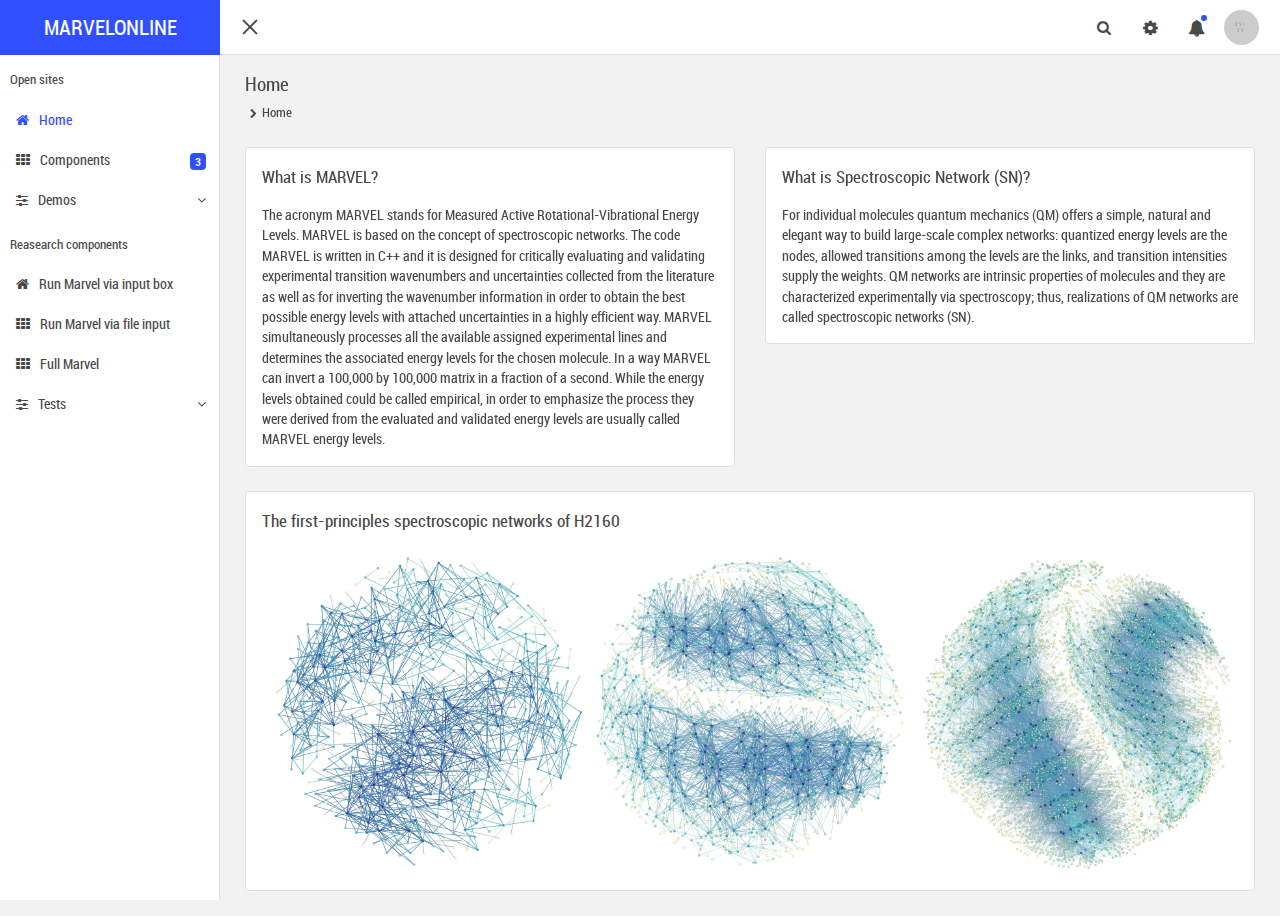
<file: index.html>
<!DOCTYPE html>
<html lang="en">
<head>
	<meta charset="utf-8"/>
	<meta name="viewport" content="width=device-width, initial-scale=1, shrink-to-fit=no">
	<meta name="description" content="">
	<meta name="author" content="Zwolek">
	<link rel="icon" href="img/MARVEL_logo.png">
	<title>MARVEL ONLINE</title>
	<!-- Plugins Styles -->
	<link href="css/plugins.min.css" rel="stylesheet">
	<!-- Core Styles -->
	<link href="css/app.min.css" rel="stylesheet">
</head>

<body class="style">

<!-- ////////// Preloader //////////-->
	<div id="preloader"></div>

<!-- ////////// Header ////////// -->
<div id="header" class="header-fixed">
	
	<div class="header-left">
		<button id="mobile-menu" class="mobile hamburger hamburger--squeeze is-active" type="button">
			<span class="hamburger-box">
				<span class="hamburger-inner"></span>
			</span> <!-- /hamburger-box -->
		</button> <!-- /hamburger -->
		<div id="brand">
			<a href="../index.html" class="brand-wrapper">
				<!--<img src="img/logo.png" class="img-fluid" alt="">-->
				<span class="title">MARVELONLINE</span>
			</a> <!-- /brand-wrapper -->
		</div> <!-- /brand -->
		<button id="mobile-btn" type="button" class="btn"><i class="fa fa-ellipsis-v" aria-hidden="true"></i></button>
	</div> <!-- /header-left -->

	<div class="header-toggle">
	<div class="header-content header-hidden">   
	
	<div class="left">

		<button id="menu-btn" class="hamburger hamburger--squeeze is-active" type="button">
			<span class="hamburger-box">
				<span class="hamburger-inner"></span>
			</span> <!-- /hamburger-box -->
		</button> <!-- /hamburger -->

	</div> <!-- /left -->
	
	<div class="right">

		<div class="input-group">
			<input id="search" type="text" class="form-control" placeholder="Search for...">
			<span class="input-group-btn">
			  <button id="search-btn" class="btn" type="button"><i class="fa fa-search" aria-hidden="true"></i></button>
			</span> <!-- /input-group-btn -->
		</div> <!-- /input-group -->

		<ul class="nav">
	
			<li class="nav-item hidden-sm-down"><button id="btn-slide" class="btn"><i class="fa fa-cog" aria-hidden="true"></i></button></li>

			<!-- alerts -->
			<li class="nav-item alerts dropdown">

			<a class="dropdown-toggle mobile-link" href="#" id="notification_dropdown" data-toggle="dropdown" aria-haspopup="true" aria-expanded="false">
				<i id="icon-notification" class="fa fa-bell" aria-hidden="true"></i>
				<span class="status status-pulse hidden-sm-down"></span>
				<span class="hidden-md-up">Notifications</span>
			</a> <!-- /dropdown-toggle -->

			<div class="dropdown-menu">

			  <div class="dropdown-title">latest notifications
				<button type="button" id="btn-mute" class="btn"><i class="fa fa-bell-slash" aria-hidden="true"></i>
				</button></div>

			  <div class="notifications-scroll">

					<!--  item 1 -->
					<div class="list-group-item">
						<a href="#" class="item">
							<div class="item-media">
								<img src="img/notification/1.jpg" class="img-flex" alt="">
							</div> <!-- /item-media -->
							<div class="item-content">
								<p><strong>Anna Moe</strong> share your post: Lorem ipsum dolor sit amet, consectetur adipisicing elit. Maiores, optio.</p>
								<div class="info"> 1 min ago</div>
							</div> <!-- /item-content -->
						</a> <!-- /item -->
					</div> <!-- /list-group-item -->               

					<!--  item 2 -->
					<div class="list-group-item">
						<a href="#" class="item">
							<div class="item-media"> 
								<i class="fa fa-twitter" aria-hidden="true"></i>
							</div> <!-- /item-media -->
							<div class="item-content">
								<p>You have new follow on twitter.</p>
								<div class="info"> 15 min ago</div>
							</div> <!-- /item-content -->
						</a> <!-- /item -->
					</div> <!-- /list-group-item -->               

					<!--  item 3 -->
					<div class="list-group-item">
						<a href="#" class="item">
							<div class="item-media"> 
								<img src="img/notification/2.jpg" class="img-flex" alt="">
							</div> <!-- /item-media -->
							<div class="item-content">
								<p><strong>Dennis Willson</strong> share your post: Lorem ipsum dolor sit amet, consectetur adipisicing elit. Maiores, optio.</p>
								<div class="info"> 30 min ago</div>
							</div> <!-- /item-content -->
						</a> <!-- /item -->
					</div> <!-- /list-group-item -->               

					<!--  item 4 -->
					<div class="list-group-item">
						<a href="#" class="item success">
							<div class="item-media"> 
								<i class="fa fa-check" aria-hidden="true"></i>
							</div> <!-- /item-media -->
							<div class="item-content">
								<p><strong>Success:</strong> Your file is upload on server</p>
								<div class="info"> 45 min ago</div>
							</div> <!-- /item-content -->
						</a> <!-- /item -->
					</div> <!-- /list-group-item -->              

					<!--  item 5 -->
					<div class="list-group-item">
						<a href="#" class="item">
							<div class="item-media"> 
								<img src="img/notification/3.jpg" class="img-flex" alt="">
							</div> <!-- /item-media -->
							<div class="item-content">
								<p><strong>Matthew Bond</strong> share your post: Lorem ipsum dolor sit amet, consectetur adipisicing elit. Maiores, optio.</p>
								<div class="info"> 1 hour ago</div>
							</div> <!-- /item-content -->
						</a> <!-- /item -->
					</div> <!-- /list-group-item -->               

					<!--  item 6 -->
					<div class="list-group-item">
						<a href="#" class="item warning">
							<div class="item-media"> 
								<i class="fa fa-exclamation-triangle" aria-hidden="true"></i>
							</div> <!-- /item-media -->
							<div class="item-content">
								<p><strong>Warning!</strong> DDos attack on servers.</p>
								<div class="info"> 1 hour 15 min ago</div>
							</div> <!-- /item-content -->
						</a> <!-- /item -->
					</div> <!-- /list-group-item -->

				</div> <!-- /notifications-scroll -->

				<div class="dropdown-footer">
					<a href="#" class="all">see all</a>
				</div> <!-- /dropdown-footer -->

			</div> <!-- /dropdown-menu -->

			</li> <!-- /alerts -->              

			<!-- profile -->
			<li class="nav-item profile dropdown hidden-sm-down">
			<a class="dropdown-toggle" href="#" id="profile_dropdown" data-toggle="dropdown" aria-haspopup="true" aria-expanded="false">
			<img src="img/profile/profile-header.jpg" class="img-fluid" alt="">
			</a> <!-- /dropdown-toggle -->
				<div class="dropdown-menu" aria-labelledby="profile_dropdown">
					<div class="profile-detalis ">
						<div class="profile-img">
							<img src="img/profile/profile-drop.jpg" class="img-fluid" alt="">
						</div> <!-- /profile-img -->
						<a class="dropdown-item profile-name" href="#">Matthew Doe</a>
						<div class="profile-links">
							<a href="#" class="link">Edit Image </a>
							<a href="#" class="link">View Profile</a>   
						</div> <!-- /profile-links -->
					</div> <!-- /profile-detalis -->                      
					<a class="dropdown-item single-link" href="#">
						<i class="fa fa-envelope" aria-hidden="true"></i>
						Inbox
					</a> <!-- /dropdown-item -->                           
					<a class="dropdown-item single-link" href="#">
						<i class="fa fa-lock" aria-hidden="true"></i>
						Lockscreen
					</a> <!-- /dropdown-item -->     
					<div class="dropdown-divider"></div>            
					<a class="dropdown-item single-link" href="#">
						<i class="fa fa-sign-out" aria-hidden="true"></i>
						Sign Out
					</a> <!-- /dropdown-item -->           
				</div> <!-- /dropdown-menu -->
			</li> <!-- /profile -->
			
			<li class="nav-item hidden-md-up"><a href="#" class="mobile-link"><i class="fa fa-users" aria-hidden="true"></i>Profile</a></li>
			<li class="nav-item hidden-md-up"><a href="#" id="mobile-slide" class="mobile-link"><i class="fa fa-cog" aria-hidden="true"></i>Settings</a></li>
			<li class="nav-item hidden-md-up"><a href="#" class="mobile-link"><i class="fa fa-envelope" aria-hidden="true"></i>Inbox</a></li>
			<li class="nav-item hidden-md-up"><a href="#" class="mobile-link"><i class="fa fa-sign-out" aria-hidden="true"></i>Sign Out</a></li>

		</ul> <!-- /nav -->
	</div> <!-- /navbar-right -->

	</div> <!-- /header-content -->
	</div> <!-- /header-toggle -->

</div> <!-- /header -->

<!-- ////////// Page ////////// -->
	<div id="page">

	<!-- ////////// Left Sidebar ////////// -->
	<div id="left-sidebar" class="">
	<div class="bg"></div>
	<nav id="nav" class="sidebar-nav menu-scroll">

		<ul id="menu" class="side-nav metismenu">
			<!-- header section -->
			<li class="sidebar-header">Open sites</li>

			<!-- single link -->
			<li><a href="index.html" class="collapse active"><i class="fa fa-home" aria-hidden="true"></i><span class="drop-header">Home</span></a></li>
			<li><a href="pages/components.php" class="collapse"><i class="fa fa-th" aria-hidden="true"></i><span class="drop-header">Components</span>
			<div class="badge badge-primary">3</div></a></li>    

			<!-- dropdown -->
			<li class="dropdown">
			<a class="chevron collapse" href="#" aria-expanded="true"><i class="fa fa-sliders" aria-hidden="true"></i>
			<span class="drop-header">Demos</span></a>  
				<ul class="drop-menu one-drop" aria-expanded="true">
					<li><a href="pages/demo1.php">Demo 1</a></li>
					<li><a href="pages/demo2.php">Demo 2</a></li>
					<li><a href="pages/demo3.php">Demo 3</a></li>
				</ul> <!-- /drop-menu -->
			</li> <!-- /dropdown -->  
		  
			<!-- header section -->
			<li class="sidebar-header">Reasearch components</li>    

			<!-- single link -->
			<li><a href="pages/marvel_area.php" class="collapse"><i class="fa fa-home" aria-hidden="true"></i><span class="drop-header">Run Marvel via input box</span></a></li>
			<li><a href="pages/marvel_file.php" class="collapse"><i class="fa fa-th" aria-hidden="true"></i><span class="drop-header">Run Marvel via file input</span></a></li>
			<li><a href="pages/marvel_full.php" class="collapse"><i class="fa fa-th" aria-hidden="true"></i><span class="drop-header">Full Marvel</span></a></li>    

			<!-- dropdown -->
			<li class="dropdown">
			<a class="chevron collapse" href="#" aria-expanded="true"><i class="fa fa-sliders" aria-hidden="true"></i>
				<span class="drop-header">Tests</span></a>  
					<ul class="drop-menu one-drop" aria-expanded="true">
						<li><a href="pages/omegaTest.php">Omega</a></li>
						<li><a href="pages/testwell.php">Testwell</a></li>
						<li><a href="pages/fixed-footer.html">Test 3</a></li>
				</ul> <!-- /drop-menu -->
			</li> <!-- /dropdown -->    

		</ul> <!-- /menu -->

	</nav> <!-- /sidebar-nav -->

	</div> <!-- /left-sidebar -->

	<!-- ////////// Content ////////// -->
	<div id="content">
		
		<!-- ////////// Page Title & Breadcrumbs //////////-->
		<div class="row">
			<div class="col-xs col-sm-12 col-md-12 col-lg-12 col-xl-12">
				<h4>Home</h4>
				<nav class="breadcrumb">
					<span class="breadcrumb-item active">Home</span>
				</nav> <!-- /breadcrumb -->
			</div> <!-- /col -->
		</div> <!-- /row -->

		<!-- ////////// MARVEL //////////-->
		<div class="row">
		
		<div class="col-xs col-sm-12 col-md-12 col-lg-12 col-xl-6 mt-4">        
			<div class="card">
				<div class="card-heading">
					<h5>What is MARVEL?</h5>
				</div> <!-- /card-heading -->
				<div class="card-body">
					<p>The acronym MARVEL stands for Measured Active Rotational-Vibrational Energy Levels. 
					MARVEL is based on the concept of spectroscopic networks. The code MARVEL is written in C++ 
					and it is designed for critically evaluating and validating experimental transition 
					wavenumbers and uncertainties collected from the literature as well as for inverting 
					the wavenumber information in order to obtain the best possible energy levels with attached 
					uncertainties in a highly efficient way. MARVEL simultaneously processes all the available 
					assigned experimental lines and determines the associated energy levels for the chosen molecule. 
					In a way MARVEL can invert a 100,000 by 100,000 matrix in a fraction of a second. 
					While the energy levels obtained could be called empirical, in order to emphasize the process 
					they were derived from the evaluated and validated energy levels are usually called 
					MARVEL energy levels.</p>
				</div> <!-- /card-body -->
			</div> <!-- /card -->
		</div> <!-- /col -->
		

		
		<!-- ////////// SN //////////-->
		
		<div class="col-xs col-sm-12 col-md-12 col-lg-12 col-xl-6 mt-4">        
			<div class="card">
				<div class="card-heading">
					<h5>What is Spectroscopic Network (SN)?</h5>
				</div> <!-- /card-heading -->
				<div class="card-body">
					<p>For individual molecules quantum mechanics (QM) offers a simple, natural and elegant 
					way to build large-scale complex networks: quantized energy levels are the nodes, 
					allowed transitions among the levels are the links, and transition intensities supply 
					the weights. QM networks are intrinsic properties of molecules and they are characterized 
					experimentally via spectroscopy; thus, realizations of QM networks are called 
					spectroscopic networks (SN).</p>
				</div> <!-- /card-body -->
			</div> <!-- /card -->
		</div> <!-- /col -->
		
		</div> <!-- /row -->

		
		<!-- ////////// SN drawing //////////-->
		<div class="row">
		
		<div class="col-xs col-sm-12 col-md-12 col-lg-12 col-xl-12 mt-4">        
			<div class="card">
				<div class="card-heading">
					<h5>The first-principles spectroscopic networks of H2160</h5>
				</div> <!-- /card-heading -->
				<div class="card-body">
					<img width="100%" src="img/marvel/Fig1.jpg">
				</div> <!-- /card-body -->
			</div> <!-- /card -->
		</div> <!-- /col -->
		
		</div> <!-- /row -->
		
		
	</div> <!-- /content -->

<!-- ////////// Right Sidebar ////////// -->
	<!-- ////////// Right Sidebar ////////// -->
	<div id="right-sidebar">

	<!-- Nav tabs -->
	<ul id="sidebar-tabs" class="nav nav-tabs" role="tablist">
		<li class="nav-item">
			<a class="nav-link active" data-toggle="tab" href="#chat" role="tab">chat</a>
		</li> <!-- /nav-item -->

		<li class="nav-item">
			<a class="nav-link" data-toggle="tab" href="#todo" role="tab">todo</a>
		</li> <!-- /nav-item -->
	</ul> <!-- /sidebar-tabs -->

	<!-- Tab panes -->
	<div class="tab-content">

	<div id="chat" class="tab-pane active" role="tabpanel">

		<div class="tab-header">
			<div class="input-group">
				<input type="text" class="form-control" placeholder="Search">
				<span class="input-group-btn">
					<button class="btn btn-secondary" type="button">
						<i class="fa fa-search" aria-hidden="true"></i>
					</button> <!-- /btn -->
				</span> <!-- input-group-btn -->
			</div> <!-- /input-group -->
		</div> <!-- /tab-header -->
		
		<div class="chat-wrapper">
			<div class="chat-scroll">

				<div class="conversation">
				<h6 class="chat-title">Latest Conversation</h6>
					<a href="#" class="chat-item">
						<div class="chat-media">
							<img src="img/chat/chat-profile1.jpg" class="rounded-circle" alt="">
						</div> <!-- /chat-media -->
						<div class="chat-message">
							<div class="name">Andrew Doe</div> 
							<div class="status status-online"></div> 
							<p>Lorem ipsum dolor sit amet, consectetur.</p>
						</div> <!-- /chat-message -->
					</a> <!-- /chat-item -->                
					<a href="#" class="chat-item">
						<div class="chat-media">
							<img src="img/chat/chat-profile2.jpg" class="rounded-circle" alt="">
						</div> <!-- /chat-media -->
						<div class="chat-message">
							<div class="name">Anna Doe</div> 
							<div class="status status-busy"></div> 
							<p>Nunc sit amet ante lobortis</p>
						</div> <!-- /chat-message -->
					</a> <!-- /chat-item -->                     
					<a href="#" class="chat-item">
						<div class="chat-media">
							<img src="img/chat/chat-profile3.jpg" class="rounded-circle" alt="">
						</div> <!-- /chat-media -->
						<div class="chat-message">
							<div class="name">Barbara Doe</div> 
							<div class="status status-away"></div> 
							<p>Donec suscipit lacus in sem interdum lacinia.</p>
						</div> <!-- /chat-message -->
					</a> <!-- /chat-item -->  
				</div> <!-- /conversation -->
				
				<div class="contact">
				<h6 class="chat-title">Contacts</h6>
					<a href="#" class="chat-item">
						<div class="chat-media">
							<img src="img/chat/chat-profile4.jpg" class="rounded-circle" alt="">
						</div> <!-- /chat-media -->
						<div class="chat-message">
							<div class="name">Andrew Doe</div> 
							<div class="status status-offline"></div> 
							<p>Lorem ipsum dolor sit amet, consectetur.</p>
						</div> <!-- /chat-message -->
					</a> <!-- /chat-item -->                     
					<a href="#" class="chat-item">
						<div class="chat-media">
							<img src="img/chat/chat-profile5.jpg" class="rounded-circle" alt="">
						</div> <!-- /chat-media -->
						<div class="chat-message">
							<div class="name">Anna Doe</div> 
							<div class="status status-offline"></div> 
							<p>Nunc sit amet ante lobortis</p>
						</div> <!-- /chat-message -->
					</a> <!-- /chat-item -->                     
					<a href="#" class="chat-item">
						<div class="chat-media">
							<img src="img/chat/chat-profile6.jpg" class="rounded-circle" alt="">
						</div> <!-- /chat-media -->
						<div class="chat-message">
							<div class="name">Barbara Doe</div> 
							<div class="status status-offline"></div> 
							<p>Donec suscipit lacus in sem interdum lacinia.</p>
						</div> <!-- /chat-message -->
					</a> <!-- /chat-item -->
				</div> <!-- /contact -->

			</div> <!-- /chat-scroll -->
		</div> <!-- /chat-wrapper -->

		<div class="tab-footer">
			<div class="wrapper">  
				<h6>Matthew Doe</h6>
				<div class="dropdown dropup">
					<button type="button" class="btn btn-secondary dropdown-toggle" data-toggle="dropdown" aria-haspopup="true" aria-expanded="false"><span class="status status-online"></span>Online</button>
					<div class="dropdown-menu">
						<a href="#" class="dropdown-item"><span class="status status-away"></span>Away</a>
						<a href="#" class="dropdown-item"><span class="status status-busy"></span>Busy</a>
						<a href="#" class="dropdown-item"><span class="status status-offline"></span>Offline</a>
						<a href="#" class="dropdown-item"><span class="status status-online"></span>Online</a>
					</div> <!-- /dropdown-menu -->
				</div> <!-- /dropdown -->
			</div> <!-- /wrapper -->
		</div> <!-- /tab-footer -->
		
		<div class="chat-msg">

			<div class="contact-detalis">
				<h6>Andrew Doe</h6>
				<button id="close_chat" class="btn"><i class="fa fa-times" aria-hidden="true"></i></button>
				<p>last active 2 Hours ago</p>
			</div> <!-- /contact-detalis -->
			
			<div class="msg-content">
			<div class="msg-wrapper">
				<div class="msg-scroll">   
					<ul class="list-unstyled">
						<li class="quest">
							<div class="msg">Lorem ipsum.</div>
						</li> <!-- /quest -->      
						<li class="self"> 
							<div class="msg"> Phasellus auctor volutpat ante, ac tincidunt lacus ullamcorper. </div>
						</li> <!-- /self -->               
						<li class="quest">
							<div class="msg"> Aliquam elementum non eget. </div> 
						</li> <!-- /quest -->    
						<li class="self"> 
							<div class="msg"> Cras condimentum. </div> 
						</li> <!-- /self -->                      
					</ul> <!-- /ul -->
				</div> <!-- /msg-scroll -->
			</div> <!-- /msg-wrapper -->
			</div> <!-- /msg-content -->

			<div class="tab-footer">
				<div class="wrapper">
					<div class="input-group">
						<input type="text" class="form-control" placeholder="Message">
						<span class="input-group-btn">
							<button class="btn btn-secondary" type="button"><i class="fa fa-paper-plane" aria-hidden="true"></i></button>
						</span> <!-- /input-group-btn -->
					</div> <!-- /input-group -->
				</div> <!-- /wrapper -->
			</div> <!-- /tab-footer -->  

		</div> <!-- /chat-msg -->

		</div> <!-- /tab-pane -->

		<div class="tab-pane" id="todo" role="tabpanel">

			<div class="tab-header">
				<div class="input-group">
					<input type="text" class="form-control" placeholder="Add new task">
					<span class="input-group-btn">
						<button class="btn btn-secondary" type="button">
							<i class="fa fa-plus" aria-hidden="true"></i>
						</button> <!-- /btn -->
					</span> <!-- input-group-btn -->
				</div> <!-- /input-group -->
			</div> <!-- /tab-header -->

			<div class="todo-content">
				<div class="todo-wrapper">
					<div class="todo-scroll">

						<div class="todo-item">
							<h6>Today</h6>
							<div class="form-check">
								<div class="checkbox checkbox-primary">   
									<input id="checkbox01" class="check" type="checkbox"/>
									<label for="checkbox01">Upload images</label>
								</div> <!-- /checkbox -->
							</div> <!-- /form-check -->                        
							<div class="form-check">
								<div class="checkbox checkbox-primary">   
									<input id="checkbox02" class="check" type="checkbox"/>
									<label for="checkbox02">Change password for admin</label>
								</div> <!-- /checkbox -->
							</div> <!-- /form-check -->                        
							<div class="form-check">
								<div class="checkbox checkbox-primary">   
									<input id="checkbox03" class="check" type="checkbox"/>
									<label for="checkbox03">Update database</label>
								</div> <!-- /checkbox -->
							</div> <!-- /form-check -->          
						</div> <!-- /todo-item -->                  

						<div class="todo-item">
							<h6>Done</h6>
							<div class="form-check done">
								<div class="checkbox checkbox-primary">   
									<input id="checkbox04" class="check" type="checkbox"/>
									<label for="checkbox04">Send e-mail for Barbara</label>
								</div> <!-- /checkbox -->
							</div> <!-- /form-check -->                       
							<div class="form-check done">
								<div class="checkbox checkbox-primary">   
									<input id="checkbox05" class="check" type="checkbox"/>
									<label for="checkbox05">Create new database</label>
								</div> <!-- /checkbox -->
							</div> <!-- /form-check -->                        
							<div class="form-check done">
								<div class="checkbox checkbox-primary">   
									<input id="checkbox06" class="check" type="checkbox"/>
									<label for="checkbox06">Add new post</label>
								</div> <!-- /checkbox -->
							</div> <!-- /form-check -->
						</div> <!-- /todo-item -->    

					</div> <!-- /todo-scroll -->
				</div> <!-- /todo-wrapper -->
			</div> <!-- /todo-content -->

		</div> <!-- /tab-pane -->

	</div> <!-- /tab-content -->

	</div> <!-- /right-sidebar -->

</div> <!-- /page -->

<!-- Core Plugins (necessary for Vega plugins)  -->
<script src="js/app.min.js"></script>
<!-- Custom Scripts -->
<script src="js/custom.min.js"></script>

</body>
</html>
</file>
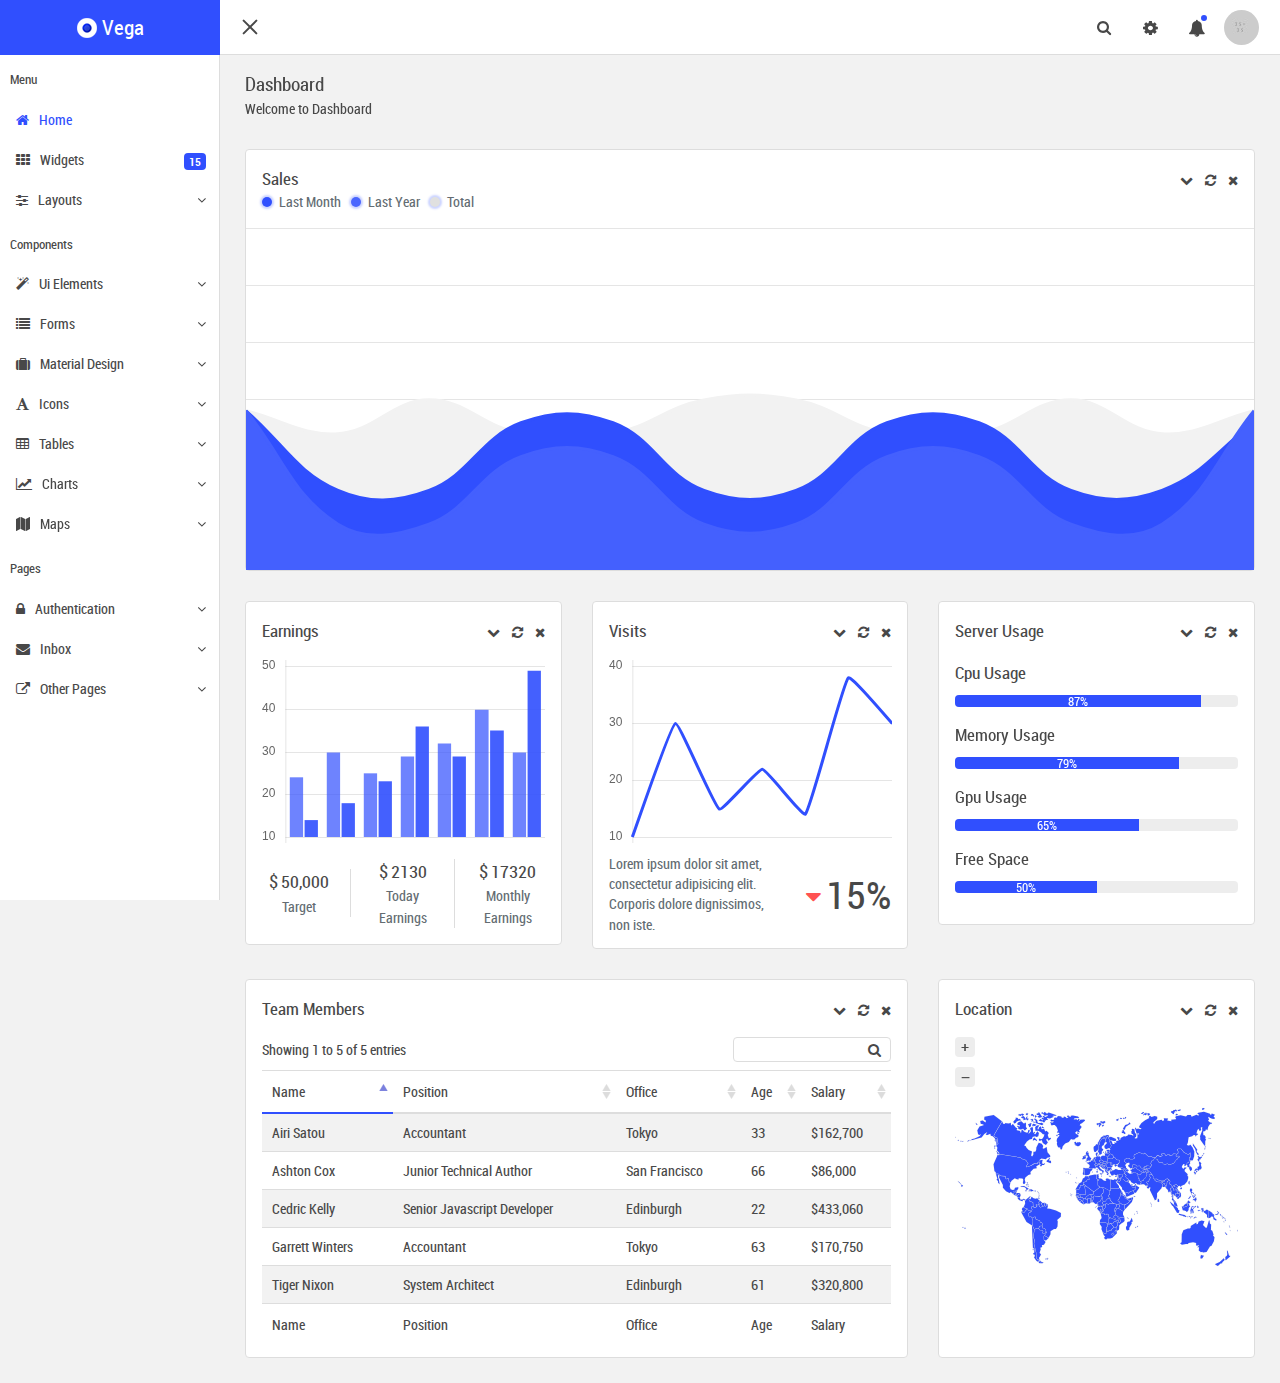
<file: régi_index.html>
<!DOCTYPE html>
<html lang="en">
<head>
	<meta charset="utf-8"/>
	<meta name="viewport" content="width=device-width, initial-scale=1, shrink-to-fit=no">
	<meta name="description" content="">
	<meta name="author" content="Zwolek">
	<link rel="icon" href="img/favicon.ico">
	<title>Vega Admin</title>
	<!-- Plugins Styles -->
	<link href="css/plugins.min.css" rel="stylesheet">
	<!-- Core Styles -->
	<link href="css/app.min.css" rel="stylesheet">
</head>

<body class="style">

<!-- ////////// Preloader //////////-->
<div id="preloader"></div>

<!-- ////////// Header ////////// -->
<div id="header" class="">
	
	<div class="header-left">
		<button id="mobile-menu" class="mobile hamburger hamburger--squeeze is-active" type="button">
			<span class="hamburger-box">
				<span class="hamburger-inner"></span>
			</span> <!-- /hamburger-box -->
		</button> <!-- /hamburger -->
		<div id="brand">
			<a href="index.html" class="brand-wrapper">
				<img src="img/logo.png" class="img-fluid" alt="">
				<span class="title">Vega</span>
			</a> <!-- /brand-wrapper -->
		</div> <!-- /brand -->
		<button id="mobile-btn" type="button" class="btn"><i class="fa fa-ellipsis-v" aria-hidden="true"></i></button>
	</div> <!-- /header-left -->

	<div class="header-toggle">
	<div class="header-content header-hidden">   
	
	<div class="left">

		<button id="menu-btn" class="hamburger hamburger--squeeze is-active" type="button">
			<span class="hamburger-box">
				<span class="hamburger-inner"></span>
			</span> <!-- /hamburger-box -->
		</button> <!-- /hamburger -->

	</div> <!-- /left -->
	
	<div class="right">

		<div class="input-group">
			<input id="search" type="text" class="form-control" placeholder="Search for...">
			<span class="input-group-btn">
			  <button id="search-btn" class="btn" type="button"><i class="fa fa-search" aria-hidden="true"></i></button>
			</span> <!-- /input-group-btn -->
		</div> <!-- /input-group -->

		<ul class="nav">
	
			<li class="nav-item hidden-sm-down"><button id="btn-slide" class="btn"><i class="fa fa-cog" aria-hidden="true"></i></button></li>

			<!-- alerts -->
			<li class="nav-item alerts dropdown">

			<a class="dropdown-toggle mobile-link" href="#" id="notification_dropdown" data-toggle="dropdown" aria-haspopup="true" aria-expanded="false">
				<i id="icon-notification" class="fa fa-bell" aria-hidden="true"></i>
				<span class="status status-pulse hidden-sm-down"></span>
				<span class="hidden-md-up">Notifications</span>
			</a> <!-- /dropdown-toggle -->

			<div class="dropdown-menu">

			  <div class="dropdown-title">latest notifications
				<button type="button" id="btn-mute" class="btn"><i class="fa fa-bell-slash" aria-hidden="true"></i>
				</button></div>

				<div class="notifications-scroll">
			
					<!--  item 1 -->
					<div class="list-group-item">
						<a href="#" class="item">
							<div class="item-media">
								<img src="img/notification/1.jpg" class="img-flex" alt="">
							</div> <!-- /item-media -->
							<div class="item-content">
								<p><strong>Anna Moe</strong> share your post: Lorem ipsum dolor sit amet, consectetur adipisicing elit. Maiores, optio.</p>
								<div class="info"> 1 min ago</div>
							</div> <!-- /item-content -->
						</a> <!-- /item -->
					</div> <!-- /list-group-item -->               

					<!--  item 2 -->
					<div class="list-group-item">
						<a href="#" class="item">
							<div class="item-media"> 
								<i class="fa fa-twitter" aria-hidden="true"></i>
							</div> <!-- /item-media -->
							<div class="item-content">
								<p>You have new follow on twitter.</p>
								<div class="info"> 15 min ago</div>
							</div> <!-- /item-content -->
						</a> <!-- /item -->
					</div> <!-- /list-group-item -->               

					<!--  item 3 -->
					<div class="list-group-item">
						<a href="#" class="item">
							<div class="item-media"> 
								<img src="img/notification/2.jpg" class="img-flex" alt="">
							</div> <!-- /item-media -->
							<div class="item-content">
								<p><strong>Dennis Willson</strong> share your post: Lorem ipsum dolor sit amet, consectetur adipisicing elit. Maiores, optio.</p>
								<div class="info"> 30 min ago</div>
							</div> <!-- /item-content -->
						</a> <!-- /item -->
					</div> <!-- /list-group-item -->               

					<!--  item 4 -->
					<div class="list-group-item">
						<a href="#" class="item success">
							<div class="item-media"> 
								<i class="fa fa-check" aria-hidden="true"></i>
							</div> <!-- /item-media -->
							<div class="item-content">
								<p><strong>Success:</strong> Your file is upload on server</p>
								<div class="info"> 45 min ago</div>
							</div> <!-- /item-content -->
						</a> <!-- /item -->
					</div> <!-- /list-group-item -->              

					<!--  item 5 -->
					<div class="list-group-item">
						<a href="#" class="item">
							<div class="item-media"> 
								<img src="img/notification/3.jpg" class="img-flex" alt="">
							</div> <!-- /item-media -->
							<div class="item-content">
								<p><strong>Matthew Bond</strong> share your post: Lorem ipsum dolor sit amet, consectetur adipisicing elit. Maiores, optio.</p>
								<div class="info"> 1 hour ago</div>
							</div> <!-- /item-content -->
						</a> <!-- /item -->
					</div> <!-- /list-group-item -->               

					<!--  item 6 -->
					<div class="list-group-item">
						<a href="#" class="item warning">
							<div class="item-media"> 
								<i class="fa fa-exclamation-triangle" aria-hidden="true"></i>
							</div> <!-- /item-media -->
							<div class="item-content">
								<p><strong>Warning!</strong> DDos attack on servers.</p>
								<div class="info"> 1 hour 15 min ago</div>
							</div> <!-- /item-content -->
						</a> <!-- /item -->
					</div> <!-- /list-group-item -->

				</div> <!-- /notifications-scroll -->

				<div class="dropdown-footer">
					<a href="#" class="all">see all</a>
				</div> <!-- /dropdown-footer -->

			</div> <!-- /dropdown-menu -->

			</li> <!-- /alerts -->              

			<!-- profile -->
			<li class="nav-item profile dropdown hidden-sm-down">
			<a class="dropdown-toggle" href="#" id="profile_dropdown" data-toggle="dropdown" aria-haspopup="true" aria-expanded="false">
			<img src="img/profile/profile-header.jpg" class="img-fluid" alt="">
			</a> <!-- /dropdown-toggle -->
				<div class="dropdown-menu" aria-labelledby="profile_dropdown">
					<div class="profile-detalis ">
						<div class="profile-img">
							<img src="img/profile/profile-drop.jpg" class="img-fluid" alt="">
						</div> <!-- /profile-img -->
						<a class="dropdown-item profile-name" href="#">Matthew Doe</a>
						<div class="profile-links">
							<a href="#" class="link">Edit Image </a>
							<a href="#" class="link">View Profile</a>   
						</div> <!-- /profile-links -->
					</div> <!-- /profile-detalis -->
					<a class="dropdown-item single-link" href="#">
						<i class="fa fa-envelope" aria-hidden="true"></i>
						Inbox
					</a> <!-- /dropdown-item -->                           
					<a class="dropdown-item single-link" href="#">
						<i class="fa fa-lock" aria-hidden="true"></i>
						Lockscreen
					</a> <!-- /dropdown-item -->     
					<div class="dropdown-divider"></div>            
					<a class="dropdown-item single-link" href="#">
						<i class="fa fa-sign-out" aria-hidden="true"></i>
						Sign Out
					</a> <!-- /dropdown-item -->           
				</div> <!-- /dropdown-menu -->
			</li> <!-- /profile -->
			
			<li class="nav-item hidden-md-up"><a href="#" class="mobile-link"><i class="fa fa-users" aria-hidden="true"></i>Profile</a></li>
			<li class="nav-item hidden-md-up"><a href="#" id="mobile-slide" class="mobile-link"><i class="fa fa-cog" aria-hidden="true"></i>Settings</a></li>
			<li class="nav-item hidden-md-up"><a href="#" class="mobile-link"><i class="fa fa-envelope" aria-hidden="true"></i>Inbox</a></li>
			<li class="nav-item hidden-md-up"><a href="#" class="mobile-link"><i class="fa fa-sign-out" aria-hidden="true"></i>Sign Out</a></li>

		</ul> <!-- /nav -->
	</div> <!-- /navbar-right -->

	</div> <!-- /header-content -->
	</div> <!-- /header-toggle -->

</div> <!-- /header -->

<!-- ////////// Page ////////// -->
<div id="page">

	<!-- ////////// Left Sidebar ////////// -->
	<div id="left-sidebar" class="">
	<div class="bg"></div>
	<nav id="nav" class="sidebar-nav menu-scroll">

		<ul id="menu" class="side-nav metismenu">
			<!-- header section -->
			<li class="sidebar-header">Menu</li>

			<!-- single link -->
			<li><a href="index.html" class="collapse active"><i class="fa fa-home" aria-hidden="true"></i><span class="drop-header">Home</span></a></li>
			<li><a href="pages/widgets.html" class="collapse"><i class="fa fa-th" aria-hidden="true"></i><span class="drop-header">Widgets</span>
			<div class="badge badge-primary">15</div></a></li>    

			<!-- dropdown -->
			<li class="dropdown">
			<a class="chevron collapse" href="#" aria-expanded="true"><i class="fa fa-sliders" aria-hidden="true"></i>
			<span class="drop-header">Layouts</span></a>  
				<ul class="drop-menu one-drop" aria-expanded="true">
					<li><a href="pages/default-layout.html">Default Header & Sidebar</a></li>
					<li><a href="pages/hidden-sidebar.html">Hidden Sidebar</a></li>
					<li><a href="pages/fixed-header.html">Fixed Header</a></li>
					<li><a href="pages/primary-header.html">Primary Header</a></li>
					<li><a href="pages/fixed-sidebar.html">Fixed Header & Sidebar</a></li>
					<li><a href="pages/sticky-sidebar.html">Sticky Sidebar</a></li>
					<li><a href="pages/fixed-footer.html">Fixed Footer</a></li>
				</ul> <!-- /drop-menu -->
			</li> <!-- /dropdown -->  
		  
			<!-- header section -->
			<li class="sidebar-header">Components</li>

			<!-- dropdown -->
			<li class="dropdown">
				<a class="chevron collapse" href="#" aria-expanded="true"><i class="fa fa-magic" aria-hidden="true"></i><span class="drop-header">Ui Elements</span></a>
				<ul class="drop-menu one-drop" aria-expanded="true">
					<li><a href="pages/alerts.html">Alerts</a></li>
					<li><a href="pages/badges.html">Badges</a></li>
					<li><a href="pages/buttons.html">Buttons</a></li>
					<li><a href="pages/cards.html">Cards</a></li>
					<li><a href="pages/grid.html">Grid</a></li>
					<li><a href="pages/lists.html">Lists</a></li>
					<li><a href="pages/modals.html">Modals</a></li>
					<li><a href="pages/navs.html">Navs</a></li>
					<li><a href="pages/popover.html">Popover</a></li>
					<li><a href="pages/progress-bars.html">Progress Bars</a></li>
					<li><a href="pages/spinners.html">Spinners</a></li>
					<li><a href="pages/sweet-alert.html">Sweet Alert 2</a></li>
					<li><a href="pages/tooltips.html">Tooltips</a></li>
					<li><a href="pages/typography.html">Typography</a></li>
				</ul> <!-- /drop-menu -->
			</li> <!-- /dropdown -->         

			<!-- dropdown -->
			<li class="dropdown">
				<a class="chevron collapse" href="#" aria-expanded="true"><i class="fa fa-list" aria-hidden="true"></i><span class="drop-header">Forms</span></a>
				<ul class="drop-menu one-drop" aria-expanded="true">
					<li><a href="pages/basic-forms.html">Basic Forms</a></li>
					<li><a href="pages/dropzone-upload.html">Dropzone Upload</a></li>
					<li><a href="pages/forms-layout.html">Forms Layout</a></li>
					<li><a href="pages/forms-mask.html">Forms Mask</a></li>
					<li><a href="pages/forms-upload.html">Forms Upload</a></li>
					<li><a href="pages/forms-validation.html">Forms Validation</a></li>
					<li><a href="pages/wysiwyg-editor.html">Wysiwyg Editor</a></li>
				</ul> <!-- /drop-menu -->
			</li> <!-- /dropdown -->         

			<!-- dropdown -->
			<li class="dropdown">
				<a class="chevron collapse" href="#" aria-expanded="true"><i class="fa fa-suitcase" aria-hidden="true"></i><span class="drop-header">Material Design</span></a>
				<ul class="drop-menu one-drop" aria-expanded="true">
					<li><a href="pages/material-forms.html">Basic Forms</a></li>
					<li><a href="pages/material-buttons.html">Buttons</a></li>
					<li><a href="pages/material-forms-validation.html">Forms Validation</a></li>
					<li><a href="pages/material-icons.html">Material Icons</a></li>
					<li><a href="pages/material-progress-bar.html">Progress Bar</a></li>
				</ul> <!-- /drop-menu -->
			</li> <!-- /dropdown -->         

			<!-- dropdown -->
			<li class="dropdown">
				<a class="chevron collapse" href="#" aria-expanded="true"><i class="fa fa-font" aria-hidden="true"></i><span class="drop-header">Icons</span></a>
				<ul class="drop-menu one-drop" aria-expanded="true">
					<li><a href="pages/font-awesome.html">Font Awesome</a></li>
					<li><a href="pages/ionicons.html">Ionicons</a></li>
					<li><a href="pages/weather-icons.html">Weather Icons</a></li>
				</ul> <!-- /drop-menu -->
			</li> <!-- /dropdown -->         
			
			<!-- dropdown -->
			<li class="dropdown">
				<a class="chevron collapse" href="#" aria-expanded="true"><i class="fa fa-table" aria-hidden="true"></i><span class="drop-header">Tables</span></a>
				<ul class="drop-menu one-drop" aria-expanded="true">
					<li><a href="pages/basic-tables.html">Basic Tables</a></li>
					<li><a href="pages/data-tables.html">DataTables</a></li>     
					<li><a href="pages/responsive-tables.html">Responsive Tables</a></li>
				</ul> <!-- /drop-menu -->
			</li> <!-- /dropdown -->         

			<!-- dropdown -->
			<li class="dropdown">
				<a class="chevron collapse" href="#" aria-expanded="true"><i class="fa fa-line-chart" aria-hidden="true"></i><span class="drop-header">Charts</span></a>
				<ul class="drop-menu one-drop" aria-expanded="true">
					<li><a href="pages/chart-js.html">Chart.js</a></li>     
					<li><a href="pages/flot-js.html">Flot.js</a></li>
					<li><a href="pages/morris-js.html">Morris.js</a></li>     
				</ul> <!-- /drop-menu -->
			</li> <!-- /dropdown -->         

			<!-- dropdown -->
			<li class="dropdown">
				<a class="chevron collapse" href="#" aria-expanded="true"><i class="fa fa-map" aria-hidden="true"></i><span class="drop-header">Maps</span></a>
				<ul class="drop-menu one-drop" aria-expanded="true">
					<li><a href="pages/google-maps.html">Google Maps</a></li>
					<li><a href="pages/vector-maps.html">Vector Maps</a></li>     
				</ul> <!-- /drop-menu -->
			</li> <!-- /dropdown -->    

			<!-- header section -->
			<li class="sidebar-header">Pages</li>

			<!-- dropdown -->
			<li class="dropdown">
				<a class="chevron collapse" href="#" aria-expanded="true"><i class="fa fa-lock" aria-hidden="true"></i><span class="drop-header">Authentication</span></a>
				<ul class="drop-menu one-drop" aria-expanded="true">
					<li><a href="pages/forgot-password.html">Forgot Password</a></li>     
					<li><a href="pages/forgot-password2.html">Forgot Password 2</a></li>     
					<li><a href="pages/lockscreen.html">Lockscreen</a></li>
					<li><a href="pages/lockscreen2.html">Lockscreen 2</a></li>
					<li><a href="pages/sign-in.html">Sign in</a></li>
					<li><a href="pages/sign-in2.html">Sign in 2</a></li>
					<li><a href="pages/register.html">Register</a></li>
					<li><a href="pages/register2.html">Register 2</a></li>
				</ul> <!-- /drop-menu -->
			</li> <!-- /dropdown -->  

			<!-- dropdown -->
			<li class="dropdown">
				<a class="chevron collapse" href="#" aria-expanded="true"><i class="fa fa-envelope" aria-hidden="true"></i><span class="drop-header">Inbox</span></a>
				<ul class="drop-menu one-drop" aria-expanded="true">
					<li><a href="pages/inbox.html">Inbox</a></li>
					<li><a href="pages/message-detalis.html">Message Detalis</a></li>
					<li><a href="pages/create-message.html">Create Message</a></li>     
				</ul> <!-- /drop-menu -->
			</li> <!-- /dropdown -->    

			<!-- dropdown -->
			<li class="dropdown">
				<a class="chevron collapse" href="#" aria-expanded="true"><i class="fa fa-external-link" aria-hidden="true"></i><span class="drop-header">Other Pages</span></a>
				<ul class="drop-menu one-drop" aria-expanded="true">
					<li><a href="pages/blank-page.html">Blank Page</a></li>     
					<li><a href="pages/profile.html">Profile Page</a></li>     
					<li><a href="pages/403.html">403 Error</a></li>
					<li><a href="pages/404.html">404 Error</a></li>
					<li><a href="pages/500.html">500 Error</a></li>     
				</ul> <!-- /drop-menu -->
			</li> <!-- /dropdown -->    

		</ul> <!-- /menu -->

	</nav> <!-- /sidebar-nav -->

	</div> <!-- /left-sidebar -->

	<!-- ////////// Content ////////// -->
	<div id="content">

		<!-- ////////// Page Title & Breadcrumbs //////////-->
		<div class="row">
			<div class="col-xs col-sm-12 col-md-12 col-lg-12 col-xl-12">
				<h4>Dashboard</h4>
				<p class="text-muted">Welcome to Dashboard</p>
			</div> <!-- /col -->
		</div> <!-- /row -->

		<div class="row">
			
			<!-- ////////// Sale Chart //////////-->
			<div class="col-xs col-sm-12 col-md-12 col-lg-12 col-xl-12">
				<div class="card dashboard-widget sale-widget">
					<div class="card-heading">
						<div class="top-heading">
							<h5>Sales</h5>
							<div class="tools">
								<button type="button" class="btn-tools btn-hide-card">
									<i class="fa fa-chevron-down" aria-hidden="true"></i>
								</button> <!-- /btn-hide -->
								<button type="button" class="btn-tools btn-refresh-card">
									<i class="fa fa-refresh" aria-hidden="true"></i>
								</button> <!-- /btn-refresh -->
								<button type="button" class="btn-tools btn-close-card">
									<i class="fa fa-times" aria-hidden="true"></i>
								</button> <!-- /btn-close -->
							</div> <!-- /tools -->
						</div> <!-- /top-heading -->
						<ul class="list-unstyled chart-options">
							<li>               
								<div class="option-1"><span class="status"></span>Last Month</div>
							</li> <!-- /li -->
							<li>
								<div class="option-2"><span class="status"></span>Last Year</div>
							</li> <!-- /li -->                
							<li>
								<div class="option-3"><span class="status"></span>Total</div>
							</li> <!-- /li -->
						</ul> <!-- /chart-options -->
					</div> <!-- /card-heading -->
					<div class="card-body p-0">
						<canvas id="sale_chart">
						</canvas> <!-- /sale_chart -->
					</div> <!-- /card-body -->
				</div> <!-- /card -->
			</div> <!-- /col -->
			
		</div> <!-- /row -->
		
		<div class="row">
			
			<!-- ////////// Earnings Widget ////////// -->
			<div class="col-xs col-sm-12 col-md-12 col-lg-12 col-xl-4">
				<div class="card dashboard-widget earnings-widget">
					<div class="card-heading">
						<div class="top-heading">
							<h5>Earnings</h5>
							<div class="tools">
								<button type="button" class="btn-tools btn-hide-card">
									<i class="fa fa-chevron-down" aria-hidden="true"></i>
								</button> <!-- /btn-hide -->
								<button type="button" class="btn-tools btn-refresh-card">
									<i class="fa fa-refresh" aria-hidden="true"></i>
								</button> <!-- /btn-refresh -->
								<button type="button" class="btn-tools btn-close-card">
									<i class="fa fa-times" aria-hidden="true"></i>
								</button> <!-- /btn-close -->
							</div> <!-- /tools -->
						</div> <!-- /top-heading -->   
					</div> <!-- /card-heading -->
					<div class="card-body">
						<canvas id="earnings_chart">
						</canvas> <!-- /earnings_chart -->
					</div> <!-- /card-body -->
					<div class="card-footer row">
						<div class="item col-xs col-sm-4 col-md-4 col-lg-4 col-xl-4">
							<p><span>$</span>50,000</p>
							<h6>Target</h6>
						</div> <!-- /item -->
						<div class="item col-xs col-sm-4 col-md-4 col-lg-4 col-xl-4">
							<p><span>$</span>2130</p>
							<h6>Today Earnings</h6>
						</div> <!-- /item -->                  
						<div class="item col-xs col-sm-4 col-md-4 col-lg-4 col-xl-4">
							<p><span>$</span>17320</p>
							<h6>Monthly Earnings</h6>
						</div> <!-- /item -->                  
					</div> <!-- /card-footer -->
				</div> <!-- /card -->
			</div> <!-- /col -->
			
			<!-- ////////// Visits Widget ////////// -->
			<div class="col-xs col-sm-12 col-md-12 col-lg-12 col-xl-4">
				<div class="card dashboard-widget visits-widget">
					<div class="card-heading">
						<div class="top-heading">
							<h5>Visits</h5>
							<div class="tools">
								<button type="button" class="btn-tools btn-hide-card">
									<i class="fa fa-chevron-down" aria-hidden="true"></i>
								</button> <!-- /btn-hide -->
								<button type="button" class="btn-tools btn-refresh-card">
									<i class="fa fa-refresh" aria-hidden="true"></i>
								</button> <!-- /btn-refresh -->
								<button type="button" class="btn-tools btn-close-card">
									<i class="fa fa-times" aria-hidden="true"></i>
								</button> <!-- /btn-close -->
							</div> <!-- /tools -->
						</div> <!-- /top-heading -->   
					</div> <!-- /card-heading -->
					<div class="card-body">
						<div class="chart-wrapper">       
							<canvas id="visitors_chart"></canvas>
						</div> <!-- /chart-wrapper -->
					</div> <!-- /card-body -->
					<div class="card-footer row">
						<div class="col-xs col-sm-9 col-md-9 col-lg-6 col-xl-8">
							<p>Lorem ipsum dolor sit amet, consectetur adipisicing elit. Corporis dolore dignissimos, non iste.</p>
						</div> <!-- /col -->                  
						<div class="item col-xs col-sm-3 col-md-3 col-lg-6 col-xl-4">
							<span><i class="fa fa-caret-down" aria-hidden="true"></i> 15%</span>
						</div> <!-- /item -->                  
					</div> <!-- /card-footer -->
				</div> <!-- /card -->
			</div> <!-- /col -->         

			<!-- ////////// Server Usage Widget ////////// -->
			<div class="col-xs col-sm-12 col-md-12 col-lg-12 col-xl-4">
				<div class="card dashboard-widget server-widget">
					<div class="card-heading">
						<div class="top-heading">
							<h5>Server Usage</h5>
							<div class="tools">
								<button type="button" class="btn-tools btn-hide-card">
									<i class="fa fa-chevron-down" aria-hidden="true"></i>
								</button> <!-- /btn-hide -->
								<button type="button" class="btn-tools btn-refresh-card">
									<i class="fa fa-refresh" aria-hidden="true"></i>
								</button> <!-- /btn-refresh -->
								<button type="button" class="btn-tools btn-close-card">
									<i class="fa fa-times" aria-hidden="true"></i>
								</button> <!-- /btn-close -->
							</div> <!-- /tools -->
						</div> <!-- /top-heading -->   
					</div> <!-- /card-heading -->
					<div class="card-body">
						<h5>Cpu Usage</h5>
						<div class="progress">
							<div class="progress-bar progress-bar-primary progress-bar-md" role="progressbar" style="width: 87%;" aria-valuenow="87" aria-valuemin="0" aria-valuemax="100">87%</div>
						</div> <!-- /progress -->                  
						<h5>Memory Usage</h5>
						<div class="progress">
							<div class="progress-bar progress-bar-primary progress-bar-md" role="progressbar" style="width: 79%;" aria-valuenow="79" aria-valuemin="0" aria-valuemax="100">79%</div>
						</div> <!-- /progress -->                  
						<h5>Gpu Usage</h5>
						<div class="progress">
							<div class="progress-bar progress-bar-primary progress-bar-md" role="progressbar" style="width: 65%;" aria-valuenow="65" aria-valuemin="0" aria-valuemax="100">65%</div>
						</div> <!-- /progress -->                  
						<h5>Free Space</h5>
						<div class="progress">
							<div class="progress-bar progress-bar-primary progress-bar-md" role="progressbar" style="width: 50%;" aria-valuenow="50" aria-valuemin="0" aria-valuemax="100">50%</div>
						</div> <!-- /progress -->
					</div> <!-- /card-body -->
				</div> <!-- /card -->
			</div> <!-- /col -->

		</div> <!-- /row -->

		<div class="row">   

			<!-- ////////// Team DataTable //////////-->
			<div class="col-xs col-sm-12 col-md-12 col-lg-12 col-xl-8">        
				<div class="card dashboard-widget">
					<div class="card-heading">
						<div class="top-heading">
							<h5>Team Members</h5>
							<div class="tools">
								<button type="button" class="btn-tools btn-hide-card">
									<i class="fa fa-chevron-down" aria-hidden="true"></i>
								</button> <!-- /btn-hide -->
								<button type="button" class="btn-tools btn-refresh-card">
									<i class="fa fa-refresh" aria-hidden="true"></i>
								</button> <!-- /btn-refresh -->
								<button type="button" class="btn-tools btn-close-card">
									<i class="fa fa-times" aria-hidden="true"></i>
								</button> <!-- /btn-close -->
							</div> <!-- /tools -->
						</div> <!-- /top-heading -->   
					</div> <!-- /card-heading -->
					<div class="card-body">
					<table id="dashboard-table" class="team-table table table-responsive table-striped"> 
						<thead>
							<tr>
								<th>Name</th>
								<th>Position</th>
								<th>Office</th>
								<th>Age</th>
								<th>Salary</th>
							</tr> <!-- /tr -->
						</thead> <!-- /thead -->
						<tbody>
							<tr>
								<td>Tiger Nixon</td>
								<td>System Architect</td>
								<td>Edinburgh</td>
								<td>61</td>
								<td>$320,800</td>
							</tr> <!-- /tr -->
							<tr>
								<td>Garrett Winters</td>
								<td>Accountant</td>
								<td>Tokyo</td>
								<td>63</td>
								<td>$170,750</td>
							</tr> <!-- /tr -->
							<tr>
								<td>Ashton Cox</td>
								<td>Junior Technical Author</td>
								<td>San Francisco</td>
								<td>66</td>
								<td>$86,000</td>
							</tr> <!-- /tr -->
							<tr>
								<td>Cedric Kelly</td>
								<td>Senior Javascript Developer</td>
								<td>Edinburgh</td>
								<td>22</td>
								<td>$433,060</td>
							</tr> <!-- /tr -->
							<tr>
								<td>Airi Satou</td>
								<td>Accountant</td>
								<td>Tokyo</td>
								<td>33</td>
								<td>$162,700</td>
							</tr> <!-- /tr -->
						</tbody> <!-- /tbody -->
						<tfoot>
							<tr>
								<th>Name</th>
								<th>Position</th>
								<th>Office</th>
								<th>Age</th>
								<th>Salary</th>
							</tr> <!-- /tr -->
						</tfoot> <!-- /tfoot -->
					</table> <!-- /table-responsive -->
					</div> <!-- /card-body -->
				</div> <!-- /card -->
			</div> <!-- /col -->  

			<!-- ////////// Location Widget //////////-->
			<div class="col-xs col-sm-12 col-md-12 col-lg-12 col-xl-4">
				<div class="card dashboard-widget sale-widget">
					<div class="card-heading">
						<div class="top-heading">
							<h5>Location</h5>
							<div class="tools">
								<button type="button" class="btn-tools btn-hide-card">
									<i class="fa fa-chevron-down" aria-hidden="true"></i>
								</button> <!-- /btn-hide -->
								<button type="button" class="btn-tools btn-refresh-card">
									<i class="fa fa-refresh" aria-hidden="true"></i>
								</button> <!-- /btn-refresh -->
								<button type="button" class="btn-tools btn-close-card">
									<i class="fa fa-times" aria-hidden="true"></i>
								</button> <!-- /btn-close -->
							</div> <!-- /tools -->
						</div> <!-- /top-heading -->
					</div> <!-- /card-heading -->
					<div class="card-body">
						<div id="world-vmap" class="map-widget"></div>
					</div> <!-- /card-body -->
				</div> <!-- /card -->   
			</div> <!-- /col -->

		</div> <!-- /row --> 

	</div> <!-- /content -->

	<!-- ////////// Right Sidebar ////////// -->
	<div id="right-sidebar">

	<!-- Nav tabs -->
	<ul id="sidebar-tabs" class="nav nav-tabs" role="tablist">
		<li class="nav-item">
			<a class="nav-link active" data-toggle="tab" href="#chat" role="tab">chat</a>
		</li> <!-- /nav-item -->

		<li class="nav-item">
			<a class="nav-link" data-toggle="tab" href="#todo" role="tab">todo</a>
		</li> <!-- /nav-item -->
	</ul> <!-- /sidebar-tabs -->

	<!-- Tab panes -->
	<div class="tab-content">

	<div id="chat" class="tab-pane active" role="tabpanel">

		<div class="tab-header">
			<div class="input-group">
				<input type="text" class="form-control" placeholder="Search">
				<span class="input-group-btn">
					<button class="btn btn-secondary" type="button">
						<i class="fa fa-search" aria-hidden="true"></i>
					</button> <!-- /btn -->
				</span> <!-- input-group-btn -->
			</div> <!-- /input-group -->
		</div> <!-- /tab-header -->
		
		<div class="chat-wrapper">
			<div class="chat-scroll">

				<div class="conversation">
				<h6 class="chat-title">Latest Conversation</h6>
					<a href="#" class="chat-item">
						<div class="chat-media">
							<img src="img/chat/chat-profile1.jpg" class="rounded-circle" alt="">
						</div> <!-- /chat-media -->
						<div class="chat-message">
							<div class="name">Andrew Doe</div> 
							<div class="status status-online"></div> 
							<p>Lorem ipsum dolor sit amet, consectetur.</p>
						</div> <!-- /chat-message -->
					</a> <!-- /chat-item -->                
					<a href="#" class="chat-item">
						<div class="chat-media">
							<img src="img/chat/chat-profile2.jpg" class="rounded-circle" alt="">
						</div> <!-- /chat-media -->
						<div class="chat-message">
							<div class="name">Anna Doe</div> 
							<div class="status status-busy"></div> 
							<p>Nunc sit amet ante lobortis</p>
						</div> <!-- /chat-message -->
					</a> <!-- /chat-item -->                     
					<a href="#" class="chat-item">
						<div class="chat-media">
							<img src="img/chat/chat-profile3.jpg" class="rounded-circle" alt="">
						</div> <!-- /chat-media -->
						<div class="chat-message">
							<div class="name">Barbara Doe</div> 
							<div class="status status-away"></div> 
							<p>Donec suscipit lacus in sem interdum lacinia.</p>
						</div> <!-- /chat-message -->
					</a> <!-- /chat-item -->  
				</div> <!-- /conversation -->
				
				<div class="contact">
				<h6 class="chat-title">Contacts</h6>
					<a href="#" class="chat-item">
						<div class="chat-media">
							<img src="img/chat/chat-profile4.jpg" class="rounded-circle" alt="">
						</div> <!-- /chat-media -->
						<div class="chat-message">
							<div class="name">Andrew Doe</div> 
							<div class="status status-offline"></div> 
							<p>Lorem ipsum dolor sit amet, consectetur.</p>
						</div> <!-- /chat-message -->
					</a> <!-- /chat-item -->                     
					<a href="#" class="chat-item">
						<div class="chat-media">
							<img src="img/chat/chat-profile5.jpg" class="rounded-circle" alt="">
						</div> <!-- /chat-media -->
						<div class="chat-message">
							<div class="name">Anna Doe</div> 
							<div class="status status-offline"></div> 
							<p>Nunc sit amet ante lobortis</p>
						</div> <!-- /chat-message -->
					</a> <!-- /chat-item -->                     
					<a href="#" class="chat-item">
						<div class="chat-media">
							<img src="img/chat/chat-profile6.jpg" class="rounded-circle" alt="">
						</div> <!-- /chat-media -->
						<div class="chat-message">
							<div class="name">Barbara Doe</div> 
							<div class="status status-offline"></div> 
							<p>Donec suscipit lacus in sem interdum lacinia.</p>
						</div> <!-- /chat-message -->
					</a> <!-- /chat-item -->
				</div> <!-- /contact -->

			</div> <!-- /chat-scroll -->
		</div> <!-- /chat-wrapper -->

		<div class="tab-footer">
			<div class="wrapper">  
				<h6>Matthew Doe</h6>
				<div class="dropdown dropup">
					<button type="button" class="btn btn-secondary dropdown-toggle" data-toggle="dropdown" aria-haspopup="true" aria-expanded="false"><span class="status status-online"></span>Online</button>
					<div class="dropdown-menu">
						<a href="#" class="dropdown-item"><span class="status status-away"></span>Away</a>
						<a href="#" class="dropdown-item"><span class="status status-busy"></span>Busy</a>
						<a href="#" class="dropdown-item"><span class="status status-offline"></span>Offline</a>
						<a href="#" class="dropdown-item"><span class="status status-online"></span>Online</a>
					</div> <!-- /dropdown-menu -->
				</div> <!-- /dropdown -->
			</div> <!-- /wrapper -->
		</div> <!-- /tab-footer -->
		
		<div class="chat-msg">

			<div class="contact-detalis">
				<h6>Andrew Doe</h6>
				<button id="close_chat" class="btn"><i class="fa fa-times" aria-hidden="true"></i></button>
				<p>last active 2 Hours ago</p>
			</div> <!-- /contact-detalis -->
			
			<div class="msg-content">
			<div class="msg-wrapper">
				<div class="msg-scroll">   
					<ul class="list-unstyled">
						<li class="quest">
							<div class="msg">Lorem ipsum.</div>
						</li> <!-- /quest -->      
						<li class="self"> 
							<div class="msg"> Phasellus auctor volutpat ante, ac tincidunt lacus ullamcorper. </div>
						</li> <!-- /self -->               
						<li class="quest">
							<div class="msg"> Aliquam elementum non eget. </div> 
						</li> <!-- /quest -->    
						<li class="self"> 
							<div class="msg"> Cras condimentum. </div> 
						</li> <!-- /self -->                      
					</ul> <!-- /ul -->
				</div> <!-- /msg-scroll -->
			</div> <!-- /msg-wrapper -->
			</div> <!-- /msg-content -->

			<div class="tab-footer">
				<div class="wrapper">
					<div class="input-group">
						<input type="text" class="form-control" placeholder="Message">
						<span class="input-group-btn">
							<button class="btn btn-secondary" type="button"><i class="fa fa-paper-plane" aria-hidden="true"></i></button>
						</span> <!-- /input-group-btn -->
					</div> <!-- /input-group -->
				</div> <!-- /wrapper -->
			</div> <!-- /tab-footer -->  

		</div> <!-- /chat-msg -->

		</div> <!-- /tab-pane -->

		<div class="tab-pane" id="todo" role="tabpanel">

			<div class="tab-header">
				<div class="input-group">
					<input type="text" class="form-control" placeholder="Add new task">
					<span class="input-group-btn">
						<button class="btn btn-secondary" type="button">
							<i class="fa fa-plus" aria-hidden="true"></i>
						</button> <!-- /btn -->
					</span> <!-- input-group-btn -->
				</div> <!-- /input-group -->
			</div> <!-- /tab-header -->

			<div class="todo-content">
				<div class="todo-wrapper">
					<div class="todo-scroll">

						<div class="todo-item">
							<h6>Today</h6>
							<div class="form-check">
								<div class="checkbox checkbox-primary">   
									<input id="checkbox01" class="check" type="checkbox"/>
									<label for="checkbox01">Upload images</label>
								</div> <!-- /checkbox -->
							</div> <!-- /form-check -->                        
							<div class="form-check">
								<div class="checkbox checkbox-primary">   
									<input id="checkbox02" class="check" type="checkbox"/>
									<label for="checkbox02">Change password for admin</label>
								</div> <!-- /checkbox -->
							</div> <!-- /form-check -->                        
							<div class="form-check">
								<div class="checkbox checkbox-primary">   
									<input id="checkbox03" class="check" type="checkbox"/>
									<label for="checkbox03">Update database</label>
								</div> <!-- /checkbox -->
							</div> <!-- /form-check -->          
						</div> <!-- /todo-item -->                  

						<div class="todo-item">
							<h6>Done</h6>
							<div class="form-check done">
								<div class="checkbox checkbox-primary">   
									<input id="checkbox04" class="check" type="checkbox"/>
									<label for="checkbox04">Send e-mail for Barbara</label>
								</div> <!-- /checkbox -->
							</div> <!-- /form-check -->                       
							<div class="form-check done">
								<div class="checkbox checkbox-primary">   
									<input id="checkbox05" class="check" type="checkbox"/>
									<label for="checkbox05">Create new database</label>
								</div> <!-- /checkbox -->
							</div> <!-- /form-check -->                        
							<div class="form-check done">
								<div class="checkbox checkbox-primary">   
									<input id="checkbox06" class="check" type="checkbox"/>
									<label for="checkbox06">Add new post</label>
								</div> <!-- /checkbox -->
							</div> <!-- /form-check -->
						</div> <!-- /todo-item -->    

					</div> <!-- /todo-scroll -->
				</div> <!-- /todo-wrapper -->
			</div> <!-- /todo-content -->

		</div> <!-- /tab-pane -->

	</div> <!-- /tab-content -->

	</div> <!-- /right-sidebar -->

</div> <!-- /page -->

<!-- Core Plugins (necessary for Vega plugins)  -->
<script src="js/app.min.js"></script>
<!-- Dashboard Scripts -->
<script src="js/dashboard.min.js"></script>
<!-- Custom Scripts -->
<script src="js/custom.min.js"></script>

</body>
</html>
</file>
<file: css/app.min.css>
@charset "UTF-8";@import url("fonts.min.css");@import url("icons.min.css");/*! normalize.css v5.0.0 | MIT License | github.com/necolas/normalize.css */@import url(jquery.dataTables.css);html{font-family:sans-serif;line-height:1.15;-ms-text-size-adjust:100%;-webkit-text-size-adjust:100%}body{margin:0}article,aside,footer,header,nav,section{display:block}h1{font-size:2em;margin:.67em 0}figcaption,figure,main{display:block}figure{margin:1em 40px}hr{box-sizing:content-box;height:0;overflow:visible}pre{font-family:monospace,monospace;font-size:1em}a{background-color:transparent;-webkit-text-decoration-skip:objects}a:active,a:hover{outline-width:0}abbr[title]{border-bottom:0;text-decoration:underline;text-decoration:underline dotted}b,strong{font-weight:inherit}b,strong{font-weight:bolder}code,kbd,samp{font-family:monospace,monospace;font-size:1em}dfn{font-style:italic}mark{background-color:#ff0;color:#000}small{font-size:80%}sub,sup{font-size:75%;line-height:0;position:relative;vertical-align:baseline}sub{bottom:-0.25em}sup{top:-0.5em}audio,video{display:inline-block}audio:not([controls]){display:none;height:0}img{border-style:none}svg:not(:root){overflow:hidden}button,input,optgroup,select,textarea{font-family:sans-serif;font-size:100%;line-height:1.15;margin:0}button,input{overflow:visible}button,select{text-transform:none}button,html [type="button"],[type="reset"],[type="submit"]{-webkit-appearance:button}button::-moz-focus-inner,[type="button"]::-moz-focus-inner,[type="reset"]::-moz-focus-inner,[type="submit"]::-moz-focus-inner{border-style:none;padding:0}button:-moz-focusring,[type="button"]:-moz-focusring,[type="reset"]:-moz-focusring,[type="submit"]:-moz-focusring{outline:1px dotted ButtonText}fieldset{border:1px solid silver;margin:0 2px;padding:.35em .625em .75em}legend{box-sizing:border-box;color:inherit;display:table;max-width:100%;padding:0;white-space:normal}progress{display:inline-block;vertical-align:baseline}textarea{overflow:auto}[type="checkbox"],[type="radio"]{box-sizing:border-box;padding:0}[type="number"]::-webkit-inner-spin-button,[type="number"]::-webkit-outer-spin-button{height:auto}[type="search"]{-webkit-appearance:textfield;outline-offset:-2px}[type="search"]::-webkit-search-cancel-button,[type="search"]::-webkit-search-decoration{-webkit-appearance:none}::-webkit-file-upload-button{-webkit-appearance:button;font:inherit}details,menu{display:block}summary{display:list-item}canvas{display:inline-block}template{display:none}[hidden]{display:none}@media print{*,*::before,*::after,p::first-letter ,div::first-letter ,blockquote::first-letter ,li::first-letter ,p::first-line ,div::first-line ,blockquote::first-line ,li::first-line {text-shadow:none !important;box-shadow:none !important}a,a:visited{text-decoration:underline}abbr[title]::after{content:" (" attr(title) ")"}pre{white-space:pre-wrap !important}pre,blockquote{border:1px solid #999;page-break-inside:avoid}thead{display:table-header-group}tr,img{page-break-inside:avoid}p,h2,h3{orphans:3;widows:3}h2,h3{page-break-after:avoid}.navbar{display:none}.badge{border:1px solid #000}.table{border-collapse:collapse !important}.table td,.table th{background-color:#fff !important}.table-bordered th,.table-bordered td{border:1px solid #ddd !important}}html{box-sizing:border-box}*,*::before,*::after{box-sizing:inherit}@-ms-viewport{width:device-width}html{-ms-overflow-style:scrollbar;-webkit-tap-highlight-color:transparent}body{font-family:-apple-system,system-ui,BlinkMacSystemFont,"Segoe UI",Roboto,"Helvetica Neue",Arial,sans-serif;font-size:1rem;font-weight:normal;line-height:1.5;color:#292b2c;background-color:#fff}[tabindex="-1"]:focus{outline:none !important}h1,h2,h3,h4,h5,h6{margin-top:0;margin-bottom:.5rem}p{margin-top:0;margin-bottom:1rem}abbr[title],abbr[data-original-title]{cursor:help}address{margin-bottom:1rem;font-style:normal;line-height:inherit}ol,ul,dl{margin-top:0;margin-bottom:1rem}ol ol,ul ul,ol ul,ul ol{margin-bottom:0}dt{font-weight:bold}dd{margin-bottom:.5rem;margin-left:0}blockquote{margin:0 0 1rem}a{color:#0275d8;text-decoration:none}a:focus,a:hover{color:#014c8c;text-decoration:underline}a:not([href]):not([tabindex]){color:inherit;text-decoration:none}a:not([href]):not([tabindex]):focus,a:not([href]):not([tabindex]):hover{color:inherit;text-decoration:none}a:not([href]):not([tabindex]):focus{outline:0}pre{margin-top:0;margin-bottom:1rem;overflow:auto}figure{margin:0 0 1rem}img{vertical-align:middle}[role="button"]{cursor:pointer}a,area,button,[role="button"],input,label,select,summary,textarea{-ms-touch-action:manipulation;touch-action:manipulation}table{border-collapse:collapse;background-color:transparent}caption{padding-top:.75rem;padding-bottom:.75rem;color:#636c72;text-align:left;caption-side:bottom}th{text-align:left}label{display:inline-block;margin-bottom:.5rem}button:focus{outline:1px dotted;outline:5px auto -webkit-focus-ring-color}input,button,select,textarea{line-height:inherit}input[type="radio"]:disabled,input[type="checkbox"]:disabled{cursor:not-allowed}input[type="date"],input[type="time"],input[type="datetime-local"],input[type="month"]{-webkit-appearance:listbox}textarea{resize:vertical}fieldset{min-width:0;padding:0;margin:0;border:0}legend{display:block;width:100%;padding:0;margin-bottom:.5rem;font-size:1.5rem;line-height:inherit}input[type="search"]{-webkit-appearance:none}output{display:inline-block}[hidden]{display:none !important}.img-fluid{max-width:100%;height:auto}.img-thumbnail{padding:.25rem;background-color:#fff;border:1px solid #ddd;border-radius:.25rem;-webkit-transition:all .2s ease-in-out;transition:all .2s ease-in-out;max-width:100%;height:auto}.figure{display:inline-block}.figure-img{margin-bottom:.5rem;line-height:1}.figure-caption{font-size:90%;color:#636c72}.container{position:relative;margin-left:auto;margin-right:auto;padding-right:15px;padding-left:15px}@media(min-width:576px){.container{padding-right:15px;padding-left:15px}}@media(min-width:768px){.container{padding-right:15px;padding-left:15px}}@media(min-width:992px){.container{padding-right:15px;padding-left:15px}}@media(min-width:1200px){.container{padding-right:15px;padding-left:15px}}@media(min-width:576px){.container{width:540px;max-width:100%}}@media(min-width:768px){.container{width:720px;max-width:100%}}@media(min-width:992px){.container{width:960px;max-width:100%}}@media(min-width:1200px){.container{width:1140px;max-width:100%}}.container-fluid{position:relative;margin-left:auto;margin-right:auto;padding-right:15px;padding-left:15px}@media(min-width:576px){.container-fluid{padding-right:15px;padding-left:15px}}@media(min-width:768px){.container-fluid{padding-right:15px;padding-left:15px}}@media(min-width:992px){.container-fluid{padding-right:15px;padding-left:15px}}@media(min-width:1200px){.container-fluid{padding-right:15px;padding-left:15px}}.row{display:-webkit-box;display:-ms-flexbox;display:flex;-ms-flex-wrap:wrap;flex-wrap:wrap;margin-right:-15px;margin-left:-15px}@media(min-width:576px){.row{margin-right:-15px;margin-left:-15px}}@media(min-width:768px){.row{margin-right:-15px;margin-left:-15px}}@media(min-width:992px){.row{margin-right:-15px;margin-left:-15px}}@media(min-width:1200px){.row{margin-right:-15px;margin-left:-15px}}.no-gutters{margin-right:0;margin-left:0}.no-gutters>.col,.no-gutters>[class*="col-"]{padding-right:0;padding-left:0}.col-1,.col-2,.col-3,.col-4,.col-5,.col-6,.col-7,.col-8,.col-9,.col-10,.col-11,.col-12,.col,.col-sm-1,.col-sm-2,.col-sm-3,.col-sm-4,.col-sm-5,.col-sm-6,.col-sm-7,.col-sm-8,.col-sm-9,.col-sm-10,.col-sm-11,.col-sm-12,.col-sm,.col-md-1,.col-md-2,.col-md-3,.col-md-4,.col-md-5,.col-md-6,.col-md-7,.col-md-8,.col-md-9,.col-md-10,.col-md-11,.col-md-12,.col-md,.col-lg-1,.col-lg-2,.col-lg-3,.col-lg-4,.col-lg-5,.col-lg-6,.col-lg-7,.col-lg-8,.col-lg-9,.col-lg-10,.col-lg-11,.col-lg-12,.col-lg,.col-xl-1,.col-xl-2,.col-xl-3,.col-xl-4,.col-xl-5,.col-xl-6,.col-xl-7,.col-xl-8,.col-xl-9,.col-xl-10,.col-xl-11,.col-xl-12,.col-xl{position:relative;width:100%;min-height:1px;padding-right:15px;padding-left:15px}@media(min-width:576px){.col-1,.col-2,.col-3,.col-4,.col-5,.col-6,.col-7,.col-8,.col-9,.col-10,.col-11,.col-12,.col,.col-sm-1,.col-sm-2,.col-sm-3,.col-sm-4,.col-sm-5,.col-sm-6,.col-sm-7,.col-sm-8,.col-sm-9,.col-sm-10,.col-sm-11,.col-sm-12,.col-sm,.col-md-1,.col-md-2,.col-md-3,.col-md-4,.col-md-5,.col-md-6,.col-md-7,.col-md-8,.col-md-9,.col-md-10,.col-md-11,.col-md-12,.col-md,.col-lg-1,.col-lg-2,.col-lg-3,.col-lg-4,.col-lg-5,.col-lg-6,.col-lg-7,.col-lg-8,.col-lg-9,.col-lg-10,.col-lg-11,.col-lg-12,.col-lg,.col-xl-1,.col-xl-2,.col-xl-3,.col-xl-4,.col-xl-5,.col-xl-6,.col-xl-7,.col-xl-8,.col-xl-9,.col-xl-10,.col-xl-11,.col-xl-12,.col-xl{padding-right:15px;padding-left:15px}}@media(min-width:768px){.col-1,.col-2,.col-3,.col-4,.col-5,.col-6,.col-7,.col-8,.col-9,.col-10,.col-11,.col-12,.col,.col-sm-1,.col-sm-2,.col-sm-3,.col-sm-4,.col-sm-5,.col-sm-6,.col-sm-7,.col-sm-8,.col-sm-9,.col-sm-10,.col-sm-11,.col-sm-12,.col-sm,.col-md-1,.col-md-2,.col-md-3,.col-md-4,.col-md-5,.col-md-6,.col-md-7,.col-md-8,.col-md-9,.col-md-10,.col-md-11,.col-md-12,.col-md,.col-lg-1,.col-lg-2,.col-lg-3,.col-lg-4,.col-lg-5,.col-lg-6,.col-lg-7,.col-lg-8,.col-lg-9,.col-lg-10,.col-lg-11,.col-lg-12,.col-lg,.col-xl-1,.col-xl-2,.col-xl-3,.col-xl-4,.col-xl-5,.col-xl-6,.col-xl-7,.col-xl-8,.col-xl-9,.col-xl-10,.col-xl-11,.col-xl-12,.col-xl{padding-right:15px;padding-left:15px}}@media(min-width:992px){.col-1,.col-2,.col-3,.col-4,.col-5,.col-6,.col-7,.col-8,.col-9,.col-10,.col-11,.col-12,.col,.col-sm-1,.col-sm-2,.col-sm-3,.col-sm-4,.col-sm-5,.col-sm-6,.col-sm-7,.col-sm-8,.col-sm-9,.col-sm-10,.col-sm-11,.col-sm-12,.col-sm,.col-md-1,.col-md-2,.col-md-3,.col-md-4,.col-md-5,.col-md-6,.col-md-7,.col-md-8,.col-md-9,.col-md-10,.col-md-11,.col-md-12,.col-md,.col-lg-1,.col-lg-2,.col-lg-3,.col-lg-4,.col-lg-5,.col-lg-6,.col-lg-7,.col-lg-8,.col-lg-9,.col-lg-10,.col-lg-11,.col-lg-12,.col-lg,.col-xl-1,.col-xl-2,.col-xl-3,.col-xl-4,.col-xl-5,.col-xl-6,.col-xl-7,.col-xl-8,.col-xl-9,.col-xl-10,.col-xl-11,.col-xl-12,.col-xl{padding-right:15px;padding-left:15px}}@media(min-width:1200px){.col-1,.col-2,.col-3,.col-4,.col-5,.col-6,.col-7,.col-8,.col-9,.col-10,.col-11,.col-12,.col,.col-sm-1,.col-sm-2,.col-sm-3,.col-sm-4,.col-sm-5,.col-sm-6,.col-sm-7,.col-sm-8,.col-sm-9,.col-sm-10,.col-sm-11,.col-sm-12,.col-sm,.col-md-1,.col-md-2,.col-md-3,.col-md-4,.col-md-5,.col-md-6,.col-md-7,.col-md-8,.col-md-9,.col-md-10,.col-md-11,.col-md-12,.col-md,.col-lg-1,.col-lg-2,.col-lg-3,.col-lg-4,.col-lg-5,.col-lg-6,.col-lg-7,.col-lg-8,.col-lg-9,.col-lg-10,.col-lg-11,.col-lg-12,.col-lg,.col-xl-1,.col-xl-2,.col-xl-3,.col-xl-4,.col-xl-5,.col-xl-6,.col-xl-7,.col-xl-8,.col-xl-9,.col-xl-10,.col-xl-11,.col-xl-12,.col-xl{padding-right:15px;padding-left:15px}}.col{-ms-flex-preferred-size:0;flex-basis:0;-webkit-box-flex:1;-ms-flex-positive:1;flex-grow:1;max-width:100%}.col-auto{-webkit-box-flex:0;-ms-flex:0 0 auto;flex:0 0 auto;width:auto}.col-1{-webkit-box-flex:0;-ms-flex:0 0 8.33333%;flex:0 0 8.33333%;max-width:8.33333%}.col-2{-webkit-box-flex:0;-ms-flex:0 0 16.66667%;flex:0 0 16.66667%;max-width:16.66667%}.col-3{-webkit-box-flex:0;-ms-flex:0 0 25%;flex:0 0 25%;max-width:25%}.col-4{-webkit-box-flex:0;-ms-flex:0 0 33.33333%;flex:0 0 33.33333%;max-width:33.33333%}.col-5{-webkit-box-flex:0;-ms-flex:0 0 41.66667%;flex:0 0 41.66667%;max-width:41.66667%}.col-6{-webkit-box-flex:0;-ms-flex:0 0 50%;flex:0 0 50%;max-width:50%}.col-7{-webkit-box-flex:0;-ms-flex:0 0 58.33333%;flex:0 0 58.33333%;max-width:58.33333%}.col-8{-webkit-box-flex:0;-ms-flex:0 0 66.66667%;flex:0 0 66.66667%;max-width:66.66667%}.col-9{-webkit-box-flex:0;-ms-flex:0 0 75%;flex:0 0 75%;max-width:75%}.col-10{-webkit-box-flex:0;-ms-flex:0 0 83.33333%;flex:0 0 83.33333%;max-width:83.33333%}.col-11{-webkit-box-flex:0;-ms-flex:0 0 91.66667%;flex:0 0 91.66667%;max-width:91.66667%}.col-12{-webkit-box-flex:0;-ms-flex:0 0 100%;flex:0 0 100%;max-width:100%}.pull-0{right:auto}.pull-1{right:8.33333%}.pull-2{right:16.66667%}.pull-3{right:25%}.pull-4{right:33.33333%}.pull-5{right:41.66667%}.pull-6{right:50%}.pull-7{right:58.33333%}.pull-8{right:66.66667%}.pull-9{right:75%}.pull-10{right:83.33333%}.pull-11{right:91.66667%}.pull-12{right:100%}.push-0{left:auto}.push-1{left:8.33333%}.push-2{left:16.66667%}.push-3{left:25%}.push-4{left:33.33333%}.push-5{left:41.66667%}.push-6{left:50%}.push-7{left:58.33333%}.push-8{left:66.66667%}.push-9{left:75%}.push-10{left:83.33333%}.push-11{left:91.66667%}.push-12{left:100%}.offset-1{margin-left:8.33333%}.offset-2{margin-left:16.66667%}.offset-3{margin-left:25%}.offset-4{margin-left:33.33333%}.offset-5{margin-left:41.66667%}.offset-6{margin-left:50%}.offset-7{margin-left:58.33333%}.offset-8{margin-left:66.66667%}.offset-9{margin-left:75%}.offset-10{margin-left:83.33333%}.offset-11{margin-left:91.66667%}@media(min-width:576px){.col-sm{-ms-flex-preferred-size:0;flex-basis:0;-webkit-box-flex:1;-ms-flex-positive:1;flex-grow:1;max-width:100%}.col-sm-auto{-webkit-box-flex:0;-ms-flex:0 0 auto;flex:0 0 auto;width:auto}.col-sm-1{-webkit-box-flex:0;-ms-flex:0 0 8.33333%;flex:0 0 8.33333%;max-width:8.33333%}.col-sm-2{-webkit-box-flex:0;-ms-flex:0 0 16.66667%;flex:0 0 16.66667%;max-width:16.66667%}.col-sm-3{-webkit-box-flex:0;-ms-flex:0 0 25%;flex:0 0 25%;max-width:25%}.col-sm-4{-webkit-box-flex:0;-ms-flex:0 0 33.33333%;flex:0 0 33.33333%;max-width:33.33333%}.col-sm-5{-webkit-box-flex:0;-ms-flex:0 0 41.66667%;flex:0 0 41.66667%;max-width:41.66667%}.col-sm-6{-webkit-box-flex:0;-ms-flex:0 0 50%;flex:0 0 50%;max-width:50%}.col-sm-7{-webkit-box-flex:0;-ms-flex:0 0 58.33333%;flex:0 0 58.33333%;max-width:58.33333%}.col-sm-8{-webkit-box-flex:0;-ms-flex:0 0 66.66667%;flex:0 0 66.66667%;max-width:66.66667%}.col-sm-9{-webkit-box-flex:0;-ms-flex:0 0 75%;flex:0 0 75%;max-width:75%}.col-sm-10{-webkit-box-flex:0;-ms-flex:0 0 83.33333%;flex:0 0 83.33333%;max-width:83.33333%}.col-sm-11{-webkit-box-flex:0;-ms-flex:0 0 91.66667%;flex:0 0 91.66667%;max-width:91.66667%}.col-sm-12{-webkit-box-flex:0;-ms-flex:0 0 100%;flex:0 0 100%;max-width:100%}.pull-sm-0{right:auto}.pull-sm-1{right:8.33333%}.pull-sm-2{right:16.66667%}.pull-sm-3{right:25%}.pull-sm-4{right:33.33333%}.pull-sm-5{right:41.66667%}.pull-sm-6{right:50%}.pull-sm-7{right:58.33333%}.pull-sm-8{right:66.66667%}.pull-sm-9{right:75%}.pull-sm-10{right:83.33333%}.pull-sm-11{right:91.66667%}.pull-sm-12{right:100%}.push-sm-0{left:auto}.push-sm-1{left:8.33333%}.push-sm-2{left:16.66667%}.push-sm-3{left:25%}.push-sm-4{left:33.33333%}.push-sm-5{left:41.66667%}.push-sm-6{left:50%}.push-sm-7{left:58.33333%}.push-sm-8{left:66.66667%}.push-sm-9{left:75%}.push-sm-10{left:83.33333%}.push-sm-11{left:91.66667%}.push-sm-12{left:100%}.offset-sm-0{margin-left:0}.offset-sm-1{margin-left:8.33333%}.offset-sm-2{margin-left:16.66667%}.offset-sm-3{margin-left:25%}.offset-sm-4{margin-left:33.33333%}.offset-sm-5{margin-left:41.66667%}.offset-sm-6{margin-left:50%}.offset-sm-7{margin-left:58.33333%}.offset-sm-8{margin-left:66.66667%}.offset-sm-9{margin-left:75%}.offset-sm-10{margin-left:83.33333%}.offset-sm-11{margin-left:91.66667%}}@media(min-width:768px){.col-md{-ms-flex-preferred-size:0;flex-basis:0;-webkit-box-flex:1;-ms-flex-positive:1;flex-grow:1;max-width:100%}.col-md-auto{-webkit-box-flex:0;-ms-flex:0 0 auto;flex:0 0 auto;width:auto}.col-md-1{-webkit-box-flex:0;-ms-flex:0 0 8.33333%;flex:0 0 8.33333%;max-width:8.33333%}.col-md-2{-webkit-box-flex:0;-ms-flex:0 0 16.66667%;flex:0 0 16.66667%;max-width:16.66667%}.col-md-3{-webkit-box-flex:0;-ms-flex:0 0 25%;flex:0 0 25%;max-width:25%}.col-md-4{-webkit-box-flex:0;-ms-flex:0 0 33.33333%;flex:0 0 33.33333%;max-width:33.33333%}.col-md-5{-webkit-box-flex:0;-ms-flex:0 0 41.66667%;flex:0 0 41.66667%;max-width:41.66667%}.col-md-6{-webkit-box-flex:0;-ms-flex:0 0 50%;flex:0 0 50%;max-width:50%}.col-md-7{-webkit-box-flex:0;-ms-flex:0 0 58.33333%;flex:0 0 58.33333%;max-width:58.33333%}.col-md-8{-webkit-box-flex:0;-ms-flex:0 0 66.66667%;flex:0 0 66.66667%;max-width:66.66667%}.col-md-9{-webkit-box-flex:0;-ms-flex:0 0 75%;flex:0 0 75%;max-width:75%}.col-md-10{-webkit-box-flex:0;-ms-flex:0 0 83.33333%;flex:0 0 83.33333%;max-width:83.33333%}.col-md-11{-webkit-box-flex:0;-ms-flex:0 0 91.66667%;flex:0 0 91.66667%;max-width:91.66667%}.col-md-12{-webkit-box-flex:0;-ms-flex:0 0 100%;flex:0 0 100%;max-width:100%}.pull-md-0{right:auto}.pull-md-1{right:8.33333%}.pull-md-2{right:16.66667%}.pull-md-3{right:25%}.pull-md-4{right:33.33333%}.pull-md-5{right:41.66667%}.pull-md-6{right:50%}.pull-md-7{right:58.33333%}.pull-md-8{right:66.66667%}.pull-md-9{right:75%}.pull-md-10{right:83.33333%}.pull-md-11{right:91.66667%}.pull-md-12{right:100%}.push-md-0{left:auto}.push-md-1{left:8.33333%}.push-md-2{left:16.66667%}.push-md-3{left:25%}.push-md-4{left:33.33333%}.push-md-5{left:41.66667%}.push-md-6{left:50%}.push-md-7{left:58.33333%}.push-md-8{left:66.66667%}.push-md-9{left:75%}.push-md-10{left:83.33333%}.push-md-11{left:91.66667%}.push-md-12{left:100%}.offset-md-0{margin-left:0}.offset-md-1{margin-left:8.33333%}.offset-md-2{margin-left:16.66667%}.offset-md-3{margin-left:25%}.offset-md-4{margin-left:33.33333%}.offset-md-5{margin-left:41.66667%}.offset-md-6{margin-left:50%}.offset-md-7{margin-left:58.33333%}.offset-md-8{margin-left:66.66667%}.offset-md-9{margin-left:75%}.offset-md-10{margin-left:83.33333%}.offset-md-11{margin-left:91.66667%}}@media(min-width:992px){.col-lg{-ms-flex-preferred-size:0;flex-basis:0;-webkit-box-flex:1;-ms-flex-positive:1;flex-grow:1;max-width:100%}.col-lg-auto{-webkit-box-flex:0;-ms-flex:0 0 auto;flex:0 0 auto;width:auto}.col-lg-1{-webkit-box-flex:0;-ms-flex:0 0 8.33333%;flex:0 0 8.33333%;max-width:8.33333%}.col-lg-2{-webkit-box-flex:0;-ms-flex:0 0 16.66667%;flex:0 0 16.66667%;max-width:16.66667%}.col-lg-3{-webkit-box-flex:0;-ms-flex:0 0 25%;flex:0 0 25%;max-width:25%}.col-lg-4{-webkit-box-flex:0;-ms-flex:0 0 33.33333%;flex:0 0 33.33333%;max-width:33.33333%}.col-lg-5{-webkit-box-flex:0;-ms-flex:0 0 41.66667%;flex:0 0 41.66667%;max-width:41.66667%}.col-lg-6{-webkit-box-flex:0;-ms-flex:0 0 50%;flex:0 0 50%;max-width:50%}.col-lg-7{-webkit-box-flex:0;-ms-flex:0 0 58.33333%;flex:0 0 58.33333%;max-width:58.33333%}.col-lg-8{-webkit-box-flex:0;-ms-flex:0 0 66.66667%;flex:0 0 66.66667%;max-width:66.66667%}.col-lg-9{-webkit-box-flex:0;-ms-flex:0 0 75%;flex:0 0 75%;max-width:75%}.col-lg-10{-webkit-box-flex:0;-ms-flex:0 0 83.33333%;flex:0 0 83.33333%;max-width:83.33333%}.col-lg-11{-webkit-box-flex:0;-ms-flex:0 0 91.66667%;flex:0 0 91.66667%;max-width:91.66667%}.col-lg-12{-webkit-box-flex:0;-ms-flex:0 0 100%;flex:0 0 100%;max-width:100%}.pull-lg-0{right:auto}.pull-lg-1{right:8.33333%}.pull-lg-2{right:16.66667%}.pull-lg-3{right:25%}.pull-lg-4{right:33.33333%}.pull-lg-5{right:41.66667%}.pull-lg-6{right:50%}.pull-lg-7{right:58.33333%}.pull-lg-8{right:66.66667%}.pull-lg-9{right:75%}.pull-lg-10{right:83.33333%}.pull-lg-11{right:91.66667%}.pull-lg-12{right:100%}.push-lg-0{left:auto}.push-lg-1{left:8.33333%}.push-lg-2{left:16.66667%}.push-lg-3{left:25%}.push-lg-4{left:33.33333%}.push-lg-5{left:41.66667%}.push-lg-6{left:50%}.push-lg-7{left:58.33333%}.push-lg-8{left:66.66667%}.push-lg-9{left:75%}.push-lg-10{left:83.33333%}.push-lg-11{left:91.66667%}.push-lg-12{left:100%}.offset-lg-0{margin-left:0}.offset-lg-1{margin-left:8.33333%}.offset-lg-2{margin-left:16.66667%}.offset-lg-3{margin-left:25%}.offset-lg-4{margin-left:33.33333%}.offset-lg-5{margin-left:41.66667%}.offset-lg-6{margin-left:50%}.offset-lg-7{margin-left:58.33333%}.offset-lg-8{margin-left:66.66667%}.offset-lg-9{margin-left:75%}.offset-lg-10{margin-left:83.33333%}.offset-lg-11{margin-left:91.66667%}}@media(min-width:1200px){.col-xl{-ms-flex-preferred-size:0;flex-basis:0;-webkit-box-flex:1;-ms-flex-positive:1;flex-grow:1;max-width:100%}.col-xl-auto{-webkit-box-flex:0;-ms-flex:0 0 auto;flex:0 0 auto;width:auto}.col-xl-1{-webkit-box-flex:0;-ms-flex:0 0 8.33333%;flex:0 0 8.33333%;max-width:8.33333%}.col-xl-2{-webkit-box-flex:0;-ms-flex:0 0 16.66667%;flex:0 0 16.66667%;max-width:16.66667%}.col-xl-3{-webkit-box-flex:0;-ms-flex:0 0 25%;flex:0 0 25%;max-width:25%}.col-xl-4{-webkit-box-flex:0;-ms-flex:0 0 33.33333%;flex:0 0 33.33333%;max-width:33.33333%}.col-xl-5{-webkit-box-flex:0;-ms-flex:0 0 41.66667%;flex:0 0 41.66667%;max-width:41.66667%}.col-xl-6{-webkit-box-flex:0;-ms-flex:0 0 50%;flex:0 0 50%;max-width:50%}.col-xl-7{-webkit-box-flex:0;-ms-flex:0 0 58.33333%;flex:0 0 58.33333%;max-width:58.33333%}.col-xl-8{-webkit-box-flex:0;-ms-flex:0 0 66.66667%;flex:0 0 66.66667%;max-width:66.66667%}.col-xl-9{-webkit-box-flex:0;-ms-flex:0 0 75%;flex:0 0 75%;max-width:75%}.col-xl-10{-webkit-box-flex:0;-ms-flex:0 0 83.33333%;flex:0 0 83.33333%;max-width:83.33333%}.col-xl-11{-webkit-box-flex:0;-ms-flex:0 0 91.66667%;flex:0 0 91.66667%;max-width:91.66667%}.col-xl-12{-webkit-box-flex:0;-ms-flex:0 0 100%;flex:0 0 100%;max-width:100%}.pull-xl-0{right:auto}.pull-xl-1{right:8.33333%}.pull-xl-2{right:16.66667%}.pull-xl-3{right:25%}.pull-xl-4{right:33.33333%}.pull-xl-5{right:41.66667%}.pull-xl-6{right:50%}.pull-xl-7{right:58.33333%}.pull-xl-8{right:66.66667%}.pull-xl-9{right:75%}.pull-xl-10{right:83.33333%}.pull-xl-11{right:91.66667%}.pull-xl-12{right:100%}.push-xl-0{left:auto}.push-xl-1{left:8.33333%}.push-xl-2{left:16.66667%}.push-xl-3{left:25%}.push-xl-4{left:33.33333%}.push-xl-5{left:41.66667%}.push-xl-6{left:50%}.push-xl-7{left:58.33333%}.push-xl-8{left:66.66667%}.push-xl-9{left:75%}.push-xl-10{left:83.33333%}.push-xl-11{left:91.66667%}.push-xl-12{left:100%}.offset-xl-0{margin-left:0}.offset-xl-1{margin-left:8.33333%}.offset-xl-2{margin-left:16.66667%}.offset-xl-3{margin-left:25%}.offset-xl-4{margin-left:33.33333%}.offset-xl-5{margin-left:41.66667%}.offset-xl-6{margin-left:50%}.offset-xl-7{margin-left:58.33333%}.offset-xl-8{margin-left:66.66667%}.offset-xl-9{margin-left:75%}.offset-xl-10{margin-left:83.33333%}.offset-xl-11{margin-left:91.66667%}}.embed-responsive{position:relative;display:block;width:100%;padding:0;overflow:hidden}.embed-responsive::before{display:block;content:""}.embed-responsive .embed-responsive-item,.embed-responsive iframe,.embed-responsive embed,.embed-responsive object,.embed-responsive video{position:absolute;top:0;bottom:0;left:0;width:100%;height:100%;border:0}.embed-responsive-21by9::before{padding-top:42.85714%}.embed-responsive-16by9::before{padding-top:56.25%}.embed-responsive-4by3::before{padding-top:75%}.embed-responsive-1by1::before{padding-top:100%}/*!
 * Hamburgers
 * @description Tasty CSS-animated hamburgers
 * @author Jonathan Suh @jonsuh
 * @site https://jonsuh.com/hamburgers
 * @link https://github.com/jonsuh/hamburgers
 */.hamburger{padding:0;display:inline-block;cursor:pointer;-webkit-transition-property:opacity,-webkit-filter;transition-property:opacity,-webkit-filter;transition-property:opacity,filter;transition-property:opacity,filter,-webkit-filter;-webkit-transition-duration:.3s;transition-duration:.3s;-webkit-transition-timing-function:linear;transition-timing-function:linear;font:inherit;color:inherit;text-transform:none;background-color:transparent;border:0;margin:0;overflow:visible}.hamburger:hover{opacity:1}.hamburger-box{width:20px;height:14px;display:inline-block;position:relative}.hamburger-inner{display:block;top:50%;margin-top:-1px}.hamburger-inner,.hamburger-inner::before,.hamburger-inner::after{width:20px;height:2px;background-color:#000;border-radius:4px;position:absolute;-webkit-transition-property:-webkit-transform;transition-property:-webkit-transform;transition-property:transform;transition-property:transform,-webkit-transform;-webkit-transition-duration:.15s;transition-duration:.15s;-webkit-transition-timing-function:ease;transition-timing-function:ease}.hamburger-inner::before,.hamburger-inner::after{content:"";display:block}.hamburger-inner::before{top:-6px}.hamburger-inner::after{bottom:-6px}.hamburger--3dx .hamburger-box{-webkit-perspective:40px;perspective:40px}.hamburger--3dx .hamburger-inner{-webkit-transition:background-color 0s .1s cubic-bezier(0.645,0.045,0.355,1),-webkit-transform .2s cubic-bezier(0.645,0.045,0.355,1);transition:background-color 0s .1s cubic-bezier(0.645,0.045,0.355,1),-webkit-transform .2s cubic-bezier(0.645,0.045,0.355,1);transition:transform .2s cubic-bezier(0.645,0.045,0.355,1),background-color 0s .1s cubic-bezier(0.645,0.045,0.355,1);transition:transform .2s cubic-bezier(0.645,0.045,0.355,1),background-color 0s .1s cubic-bezier(0.645,0.045,0.355,1),-webkit-transform .2s cubic-bezier(0.645,0.045,0.355,1)}.hamburger--3dx .hamburger-inner::before,.hamburger--3dx .hamburger-inner::after{-webkit-transition:-webkit-transform 0s .1s cubic-bezier(0.645,0.045,0.355,1);transition:-webkit-transform 0s .1s cubic-bezier(0.645,0.045,0.355,1);transition:transform 0s .1s cubic-bezier(0.645,0.045,0.355,1);transition:transform 0s .1s cubic-bezier(0.645,0.045,0.355,1),-webkit-transform 0s .1s cubic-bezier(0.645,0.045,0.355,1)}.hamburger--3dx.is-active .hamburger-inner{background-color:transparent;-webkit-transform:rotateY(180deg);transform:rotateY(180deg)}.hamburger--3dx.is-active .hamburger-inner::before{-webkit-transform:translate3d(0,6px,0) rotate(45deg);transform:translate3d(0,6px,0) rotate(45deg)}.hamburger--3dx.is-active .hamburger-inner::after{-webkit-transform:translate3d(0,-6px,0) rotate(-45deg);transform:translate3d(0,-6px,0) rotate(-45deg)}.hamburger--3dx-r .hamburger-box{-webkit-perspective:40px;perspective:40px}.hamburger--3dx-r .hamburger-inner{-webkit-transition:background-color 0s .1s cubic-bezier(0.645,0.045,0.355,1),-webkit-transform .2s cubic-bezier(0.645,0.045,0.355,1);transition:background-color 0s .1s cubic-bezier(0.645,0.045,0.355,1),-webkit-transform .2s cubic-bezier(0.645,0.045,0.355,1);transition:transform .2s cubic-bezier(0.645,0.045,0.355,1),background-color 0s .1s cubic-bezier(0.645,0.045,0.355,1);transition:transform .2s cubic-bezier(0.645,0.045,0.355,1),background-color 0s .1s cubic-bezier(0.645,0.045,0.355,1),-webkit-transform .2s cubic-bezier(0.645,0.045,0.355,1)}.hamburger--3dx-r .hamburger-inner::before,.hamburger--3dx-r .hamburger-inner::after{-webkit-transition:-webkit-transform 0s .1s cubic-bezier(0.645,0.045,0.355,1);transition:-webkit-transform 0s .1s cubic-bezier(0.645,0.045,0.355,1);transition:transform 0s .1s cubic-bezier(0.645,0.045,0.355,1);transition:transform 0s .1s cubic-bezier(0.645,0.045,0.355,1),-webkit-transform 0s .1s cubic-bezier(0.645,0.045,0.355,1)}.hamburger--3dx-r.is-active .hamburger-inner{background-color:transparent;-webkit-transform:rotateY(-180deg);transform:rotateY(-180deg)}.hamburger--3dx-r.is-active .hamburger-inner::before{-webkit-transform:translate3d(0,6px,0) rotate(45deg);transform:translate3d(0,6px,0) rotate(45deg)}.hamburger--3dx-r.is-active .hamburger-inner::after{-webkit-transform:translate3d(0,-6px,0) rotate(-45deg);transform:translate3d(0,-6px,0) rotate(-45deg)}.hamburger--3dy .hamburger-box{-webkit-perspective:40px;perspective:40px}.hamburger--3dy .hamburger-inner{-webkit-transition:background-color 0s .1s cubic-bezier(0.645,0.045,0.355,1),-webkit-transform .2s cubic-bezier(0.645,0.045,0.355,1);transition:background-color 0s .1s cubic-bezier(0.645,0.045,0.355,1),-webkit-transform .2s cubic-bezier(0.645,0.045,0.355,1);transition:transform .2s cubic-bezier(0.645,0.045,0.355,1),background-color 0s .1s cubic-bezier(0.645,0.045,0.355,1);transition:transform .2s cubic-bezier(0.645,0.045,0.355,1),background-color 0s .1s cubic-bezier(0.645,0.045,0.355,1),-webkit-transform .2s cubic-bezier(0.645,0.045,0.355,1)}.hamburger--3dy .hamburger-inner::before,.hamburger--3dy .hamburger-inner::after{-webkit-transition:-webkit-transform 0s .1s cubic-bezier(0.645,0.045,0.355,1);transition:-webkit-transform 0s .1s cubic-bezier(0.645,0.045,0.355,1);transition:transform 0s .1s cubic-bezier(0.645,0.045,0.355,1);transition:transform 0s .1s cubic-bezier(0.645,0.045,0.355,1),-webkit-transform 0s .1s cubic-bezier(0.645,0.045,0.355,1)}.hamburger--3dy.is-active .hamburger-inner{background-color:transparent;-webkit-transform:rotateX(-180deg);transform:rotateX(-180deg)}.hamburger--3dy.is-active .hamburger-inner::before{-webkit-transform:translate3d(0,6px,0) rotate(45deg);transform:translate3d(0,6px,0) rotate(45deg)}.hamburger--3dy.is-active .hamburger-inner::after{-webkit-transform:translate3d(0,-6px,0) rotate(-45deg);transform:translate3d(0,-6px,0) rotate(-45deg)}.hamburger--3dy-r .hamburger-box{-webkit-perspective:40px;perspective:40px}.hamburger--3dy-r .hamburger-inner{-webkit-transition:background-color 0s .1s cubic-bezier(0.645,0.045,0.355,1),-webkit-transform .2s cubic-bezier(0.645,0.045,0.355,1);transition:background-color 0s .1s cubic-bezier(0.645,0.045,0.355,1),-webkit-transform .2s cubic-bezier(0.645,0.045,0.355,1);transition:transform .2s cubic-bezier(0.645,0.045,0.355,1),background-color 0s .1s cubic-bezier(0.645,0.045,0.355,1);transition:transform .2s cubic-bezier(0.645,0.045,0.355,1),background-color 0s .1s cubic-bezier(0.645,0.045,0.355,1),-webkit-transform .2s cubic-bezier(0.645,0.045,0.355,1)}.hamburger--3dy-r .hamburger-inner::before,.hamburger--3dy-r .hamburger-inner::after{-webkit-transition:-webkit-transform 0s .1s cubic-bezier(0.645,0.045,0.355,1);transition:-webkit-transform 0s .1s cubic-bezier(0.645,0.045,0.355,1);transition:transform 0s .1s cubic-bezier(0.645,0.045,0.355,1);transition:transform 0s .1s cubic-bezier(0.645,0.045,0.355,1),-webkit-transform 0s .1s cubic-bezier(0.645,0.045,0.355,1)}.hamburger--3dy-r.is-active .hamburger-inner{background-color:transparent;-webkit-transform:rotateX(180deg);transform:rotateX(180deg)}.hamburger--3dy-r.is-active .hamburger-inner::before{-webkit-transform:translate3d(0,6px,0) rotate(45deg);transform:translate3d(0,6px,0) rotate(45deg)}.hamburger--3dy-r.is-active .hamburger-inner::after{-webkit-transform:translate3d(0,-6px,0) rotate(-45deg);transform:translate3d(0,-6px,0) rotate(-45deg)}.hamburger--arrow.is-active .hamburger-inner::before{-webkit-transform:translate3d(-4px,0,0) rotate(-45deg) scale(0.7,1);transform:translate3d(-4px,0,0) rotate(-45deg) scale(0.7,1)}.hamburger--arrow.is-active .hamburger-inner::after{-webkit-transform:translate3d(-4px,0,0) rotate(45deg) scale(0.7,1);transform:translate3d(-4px,0,0) rotate(45deg) scale(0.7,1)}.hamburger--arrow-r.is-active .hamburger-inner::before{-webkit-transform:translate3d(4px,0,0) rotate(45deg) scale(0.7,1);transform:translate3d(4px,0,0) rotate(45deg) scale(0.7,1)}.hamburger--arrow-r.is-active .hamburger-inner::after{-webkit-transform:translate3d(4px,0,0) rotate(-45deg) scale(0.7,1);transform:translate3d(4px,0,0) rotate(-45deg) scale(0.7,1)}.hamburger--arrowalt .hamburger-inner::before{-webkit-transition:top .1s .15s ease,-webkit-transform .15s cubic-bezier(0.165,0.84,0.44,1);transition:top .1s .15s ease,-webkit-transform .15s cubic-bezier(0.165,0.84,0.44,1);transition:top .1s .15s ease,transform .15s cubic-bezier(0.165,0.84,0.44,1);transition:top .1s .15s ease,transform .15s cubic-bezier(0.165,0.84,0.44,1),-webkit-transform .15s cubic-bezier(0.165,0.84,0.44,1)}.hamburger--arrowalt .hamburger-inner::after{-webkit-transition:bottom .1s .15s ease,-webkit-transform .15s cubic-bezier(0.165,0.84,0.44,1);transition:bottom .1s .15s ease,-webkit-transform .15s cubic-bezier(0.165,0.84,0.44,1);transition:bottom .1s .15s ease,transform .15s cubic-bezier(0.165,0.84,0.44,1);transition:bottom .1s .15s ease,transform .15s cubic-bezier(0.165,0.84,0.44,1),-webkit-transform .15s cubic-bezier(0.165,0.84,0.44,1)}.hamburger--arrowalt.is-active .hamburger-inner::before{top:0;-webkit-transform:translate3d(-4px,-5px,0) rotate(-45deg) scale(0.7,1);transform:translate3d(-4px,-5px,0) rotate(-45deg) scale(0.7,1);-webkit-transition:top .1s ease,-webkit-transform .15s .1s cubic-bezier(0.895,0.03,0.685,0.22);transition:top .1s ease,-webkit-transform .15s .1s cubic-bezier(0.895,0.03,0.685,0.22);transition:top .1s ease,transform .15s .1s cubic-bezier(0.895,0.03,0.685,0.22);transition:top .1s ease,transform .15s .1s cubic-bezier(0.895,0.03,0.685,0.22),-webkit-transform .15s .1s cubic-bezier(0.895,0.03,0.685,0.22)}.hamburger--arrowalt.is-active .hamburger-inner::after{bottom:0;-webkit-transform:translate3d(-4px,5px,0) rotate(45deg) scale(0.7,1);transform:translate3d(-4px,5px,0) rotate(45deg) scale(0.7,1);-webkit-transition:bottom .1s ease,-webkit-transform .15s .1s cubic-bezier(0.895,0.03,0.685,0.22);transition:bottom .1s ease,-webkit-transform .15s .1s cubic-bezier(0.895,0.03,0.685,0.22);transition:bottom .1s ease,transform .15s .1s cubic-bezier(0.895,0.03,0.685,0.22);transition:bottom .1s ease,transform .15s .1s cubic-bezier(0.895,0.03,0.685,0.22),-webkit-transform .15s .1s cubic-bezier(0.895,0.03,0.685,0.22)}.hamburger--arrowalt-r .hamburger-inner::before{-webkit-transition:top .1s .15s ease,-webkit-transform .15s cubic-bezier(0.165,0.84,0.44,1);transition:top .1s .15s ease,-webkit-transform .15s cubic-bezier(0.165,0.84,0.44,1);transition:top .1s .15s ease,transform .15s cubic-bezier(0.165,0.84,0.44,1);transition:top .1s .15s ease,transform .15s cubic-bezier(0.165,0.84,0.44,1),-webkit-transform .15s cubic-bezier(0.165,0.84,0.44,1)}.hamburger--arrowalt-r .hamburger-inner::after{-webkit-transition:bottom .1s .15s ease,-webkit-transform .15s cubic-bezier(0.165,0.84,0.44,1);transition:bottom .1s .15s ease,-webkit-transform .15s cubic-bezier(0.165,0.84,0.44,1);transition:bottom .1s .15s ease,transform .15s cubic-bezier(0.165,0.84,0.44,1);transition:bottom .1s .15s ease,transform .15s cubic-bezier(0.165,0.84,0.44,1),-webkit-transform .15s cubic-bezier(0.165,0.84,0.44,1)}.hamburger--arrowalt-r.is-active .hamburger-inner::before{top:0;-webkit-transform:translate3d(4px,-5px,0) rotate(45deg) scale(0.7,1);transform:translate3d(4px,-5px,0) rotate(45deg) scale(0.7,1);-webkit-transition:top .1s ease,-webkit-transform .15s .1s cubic-bezier(0.895,0.03,0.685,0.22);transition:top .1s ease,-webkit-transform .15s .1s cubic-bezier(0.895,0.03,0.685,0.22);transition:top .1s ease,transform .15s .1s cubic-bezier(0.895,0.03,0.685,0.22);transition:top .1s ease,transform .15s .1s cubic-bezier(0.895,0.03,0.685,0.22),-webkit-transform .15s .1s cubic-bezier(0.895,0.03,0.685,0.22)}.hamburger--arrowalt-r.is-active .hamburger-inner::after{bottom:0;-webkit-transform:translate3d(4px,5px,0) rotate(-45deg) scale(0.7,1);transform:translate3d(4px,5px,0) rotate(-45deg) scale(0.7,1);-webkit-transition:bottom .1s ease,-webkit-transform .15s .1s cubic-bezier(0.895,0.03,0.685,0.22);transition:bottom .1s ease,-webkit-transform .15s .1s cubic-bezier(0.895,0.03,0.685,0.22);transition:bottom .1s ease,transform .15s .1s cubic-bezier(0.895,0.03,0.685,0.22);transition:bottom .1s ease,transform .15s .1s cubic-bezier(0.895,0.03,0.685,0.22),-webkit-transform .15s .1s cubic-bezier(0.895,0.03,0.685,0.22)}.hamburger--boring .hamburger-inner,.hamburger--boring .hamburger-inner::before,.hamburger--boring .hamburger-inner::after{-webkit-transition-property:none;transition-property:none}.hamburger--boring.is-active .hamburger-inner{-webkit-transform:rotate(45deg);transform:rotate(45deg)}.hamburger--boring.is-active .hamburger-inner::before{top:0;opacity:0}.hamburger--boring.is-active .hamburger-inner::after{bottom:0;-webkit-transform:rotate(-90deg);transform:rotate(-90deg)}.hamburger--collapse .hamburger-inner{top:auto;bottom:0;-webkit-transition-duration:.15s;transition-duration:.15s;-webkit-transition-delay:.15s;transition-delay:.15s;-webkit-transition-timing-function:cubic-bezier(0.55,0.055,0.675,0.19);transition-timing-function:cubic-bezier(0.55,0.055,0.675,0.19)}.hamburger--collapse .hamburger-inner::after{top:-12px;-webkit-transition:top .3s .3s cubic-bezier(0.33333,0.66667,0.66667,1),opacity .1s linear;transition:top .3s .3s cubic-bezier(0.33333,0.66667,0.66667,1),opacity .1s linear}.hamburger--collapse .hamburger-inner::before{-webkit-transition:top .12s .3s cubic-bezier(0.33333,0.66667,0.66667,1),-webkit-transform .15s cubic-bezier(0.55,0.055,0.675,0.19);transition:top .12s .3s cubic-bezier(0.33333,0.66667,0.66667,1),-webkit-transform .15s cubic-bezier(0.55,0.055,0.675,0.19);transition:top .12s .3s cubic-bezier(0.33333,0.66667,0.66667,1),transform .15s cubic-bezier(0.55,0.055,0.675,0.19);transition:top .12s .3s cubic-bezier(0.33333,0.66667,0.66667,1),transform .15s cubic-bezier(0.55,0.055,0.675,0.19),-webkit-transform .15s cubic-bezier(0.55,0.055,0.675,0.19)}.hamburger--collapse.is-active .hamburger-inner{-webkit-transform:translate3d(0,-6px,0) rotate(-45deg);transform:translate3d(0,-6px,0) rotate(-45deg);-webkit-transition-delay:.32s;transition-delay:.32s;-webkit-transition-timing-function:cubic-bezier(0.215,0.61,0.355,1);transition-timing-function:cubic-bezier(0.215,0.61,0.355,1)}.hamburger--collapse.is-active .hamburger-inner::after{top:0;opacity:0;-webkit-transition:top .3s cubic-bezier(0.33333,0,0.66667,0.33333),opacity .1s .27s linear;transition:top .3s cubic-bezier(0.33333,0,0.66667,0.33333),opacity .1s .27s linear}.hamburger--collapse.is-active .hamburger-inner::before{top:0;-webkit-transform:rotate(-90deg);transform:rotate(-90deg);-webkit-transition:top .12s .18s cubic-bezier(0.33333,0,0.66667,0.33333),-webkit-transform .15s .42s cubic-bezier(0.215,0.61,0.355,1);transition:top .12s .18s cubic-bezier(0.33333,0,0.66667,0.33333),-webkit-transform .15s .42s cubic-bezier(0.215,0.61,0.355,1);transition:top .12s .18s cubic-bezier(0.33333,0,0.66667,0.33333),transform .15s .42s cubic-bezier(0.215,0.61,0.355,1);transition:top .12s .18s cubic-bezier(0.33333,0,0.66667,0.33333),transform .15s .42s cubic-bezier(0.215,0.61,0.355,1),-webkit-transform .15s .42s cubic-bezier(0.215,0.61,0.355,1)}.hamburger--collapse-r .hamburger-inner{top:auto;bottom:0;-webkit-transition-duration:.15s;transition-duration:.15s;-webkit-transition-delay:.15s;transition-delay:.15s;-webkit-transition-timing-function:cubic-bezier(0.55,0.055,0.675,0.19);transition-timing-function:cubic-bezier(0.55,0.055,0.675,0.19)}.hamburger--collapse-r .hamburger-inner::after{top:-12px;-webkit-transition:top .3s .3s cubic-bezier(0.33333,0.66667,0.66667,1),opacity .1s linear;transition:top .3s .3s cubic-bezier(0.33333,0.66667,0.66667,1),opacity .1s linear}.hamburger--collapse-r .hamburger-inner::before{-webkit-transition:top .12s .3s cubic-bezier(0.33333,0.66667,0.66667,1),-webkit-transform .15s cubic-bezier(0.55,0.055,0.675,0.19);transition:top .12s .3s cubic-bezier(0.33333,0.66667,0.66667,1),-webkit-transform .15s cubic-bezier(0.55,0.055,0.675,0.19);transition:top .12s .3s cubic-bezier(0.33333,0.66667,0.66667,1),transform .15s cubic-bezier(0.55,0.055,0.675,0.19);transition:top .12s .3s cubic-bezier(0.33333,0.66667,0.66667,1),transform .15s cubic-bezier(0.55,0.055,0.675,0.19),-webkit-transform .15s cubic-bezier(0.55,0.055,0.675,0.19)}.hamburger--collapse-r.is-active .hamburger-inner{-webkit-transform:translate3d(0,-6px,0) rotate(45deg);transform:translate3d(0,-6px,0) rotate(45deg);-webkit-transition-delay:.32s;transition-delay:.32s;-webkit-transition-timing-function:cubic-bezier(0.215,0.61,0.355,1);transition-timing-function:cubic-bezier(0.215,0.61,0.355,1)}.hamburger--collapse-r.is-active .hamburger-inner::after{top:0;opacity:0;-webkit-transition:top .3s cubic-bezier(0.33333,0,0.66667,0.33333),opacity .1s .27s linear;transition:top .3s cubic-bezier(0.33333,0,0.66667,0.33333),opacity .1s .27s linear}.hamburger--collapse-r.is-active .hamburger-inner::before{top:0;-webkit-transform:rotate(90deg);transform:rotate(90deg);-webkit-transition:top .12s .18s cubic-bezier(0.33333,0,0.66667,0.33333),-webkit-transform .15s .42s cubic-bezier(0.215,0.61,0.355,1);transition:top .12s .18s cubic-bezier(0.33333,0,0.66667,0.33333),-webkit-transform .15s .42s cubic-bezier(0.215,0.61,0.355,1);transition:top .12s .18s cubic-bezier(0.33333,0,0.66667,0.33333),transform .15s .42s cubic-bezier(0.215,0.61,0.355,1);transition:top .12s .18s cubic-bezier(0.33333,0,0.66667,0.33333),transform .15s .42s cubic-bezier(0.215,0.61,0.355,1),-webkit-transform .15s .42s cubic-bezier(0.215,0.61,0.355,1)}.hamburger--elastic .hamburger-inner{top:1px;-webkit-transition-duration:.4s;transition-duration:.4s;-webkit-transition-timing-function:cubic-bezier(0.68,-0.55,0.265,1.55);transition-timing-function:cubic-bezier(0.68,-0.55,0.265,1.55)}.hamburger--elastic .hamburger-inner::before{top:6px;-webkit-transition:opacity .15s .4s ease;transition:opacity .15s .4s ease}.hamburger--elastic .hamburger-inner::after{top:12px;-webkit-transition:-webkit-transform .4s cubic-bezier(0.68,-0.55,0.265,1.55);transition:-webkit-transform .4s cubic-bezier(0.68,-0.55,0.265,1.55);transition:transform .4s cubic-bezier(0.68,-0.55,0.265,1.55);transition:transform .4s cubic-bezier(0.68,-0.55,0.265,1.55),-webkit-transform .4s cubic-bezier(0.68,-0.55,0.265,1.55)}.hamburger--elastic.is-active .hamburger-inner{-webkit-transform:translate3d(0,6px,0) rotate(135deg);transform:translate3d(0,6px,0) rotate(135deg);-webkit-transition-delay:.1s;transition-delay:.1s}.hamburger--elastic.is-active .hamburger-inner::before{-webkit-transition-delay:0s;transition-delay:0s;opacity:0}.hamburger--elastic.is-active .hamburger-inner::after{-webkit-transform:translate3d(0,-12px,0) rotate(-270deg);transform:translate3d(0,-12px,0) rotate(-270deg);-webkit-transition-delay:.1s;transition-delay:.1s}.hamburger--elastic-r .hamburger-inner{top:1px;-webkit-transition-duration:.4s;transition-duration:.4s;-webkit-transition-timing-function:cubic-bezier(0.68,-0.55,0.265,1.55);transition-timing-function:cubic-bezier(0.68,-0.55,0.265,1.55)}.hamburger--elastic-r .hamburger-inner::before{top:6px;-webkit-transition:opacity .15s .4s ease;transition:opacity .15s .4s ease}.hamburger--elastic-r .hamburger-inner::after{top:12px;-webkit-transition:-webkit-transform .4s cubic-bezier(0.68,-0.55,0.265,1.55);transition:-webkit-transform .4s cubic-bezier(0.68,-0.55,0.265,1.55);transition:transform .4s cubic-bezier(0.68,-0.55,0.265,1.55);transition:transform .4s cubic-bezier(0.68,-0.55,0.265,1.55),-webkit-transform .4s cubic-bezier(0.68,-0.55,0.265,1.55)}.hamburger--elastic-r.is-active .hamburger-inner{-webkit-transform:translate3d(0,6px,0) rotate(-135deg);transform:translate3d(0,6px,0) rotate(-135deg);-webkit-transition-delay:.1s;transition-delay:.1s}.hamburger--elastic-r.is-active .hamburger-inner::before{-webkit-transition-delay:0s;transition-delay:0s;opacity:0}.hamburger--elastic-r.is-active .hamburger-inner::after{-webkit-transform:translate3d(0,-12px,0) rotate(270deg);transform:translate3d(0,-12px,0) rotate(270deg);-webkit-transition-delay:.1s;transition-delay:.1s}.hamburger--emphatic{overflow:hidden}.hamburger--emphatic .hamburger-inner{-webkit-transition:background-color .2s .25s ease-in;transition:background-color .2s .25s ease-in}.hamburger--emphatic .hamburger-inner::before{left:0;-webkit-transition:top .05s .2s linear,left .2s .25s ease-in,-webkit-transform .2s cubic-bezier(0.6,0.04,0.98,0.335);transition:top .05s .2s linear,left .2s .25s ease-in,-webkit-transform .2s cubic-bezier(0.6,0.04,0.98,0.335);transition:transform .2s cubic-bezier(0.6,0.04,0.98,0.335),top .05s .2s linear,left .2s .25s ease-in;transition:transform .2s cubic-bezier(0.6,0.04,0.98,0.335),top .05s .2s linear,left .2s .25s ease-in,-webkit-transform .2s cubic-bezier(0.6,0.04,0.98,0.335)}.hamburger--emphatic .hamburger-inner::after{top:6px;right:0;-webkit-transition:top .05s .2s linear,right .2s .25s ease-in,-webkit-transform .2s cubic-bezier(0.6,0.04,0.98,0.335);transition:top .05s .2s linear,right .2s .25s ease-in,-webkit-transform .2s cubic-bezier(0.6,0.04,0.98,0.335);transition:transform .2s cubic-bezier(0.6,0.04,0.98,0.335),top .05s .2s linear,right .2s .25s ease-in;transition:transform .2s cubic-bezier(0.6,0.04,0.98,0.335),top .05s .2s linear,right .2s .25s ease-in,-webkit-transform .2s cubic-bezier(0.6,0.04,0.98,0.335)}.hamburger--emphatic.is-active .hamburger-inner{-webkit-transition-delay:0s;transition-delay:0s;-webkit-transition-timing-function:ease-out;transition-timing-function:ease-out;background-color:transparent}.hamburger--emphatic.is-active .hamburger-inner::before{left:-40px;top:-40px;-webkit-transform:translate3d(40px,40px,0) rotate(45deg);transform:translate3d(40px,40px,0) rotate(45deg);-webkit-transition:left .2s ease-out,top .05s .2s linear,-webkit-transform .2s .25s cubic-bezier(0.075,0.82,0.165,1);transition:left .2s ease-out,top .05s .2s linear,-webkit-transform .2s .25s cubic-bezier(0.075,0.82,0.165,1);transition:left .2s ease-out,top .05s .2s linear,transform .2s .25s cubic-bezier(0.075,0.82,0.165,1);transition:left .2s ease-out,top .05s .2s linear,transform .2s .25s cubic-bezier(0.075,0.82,0.165,1),-webkit-transform .2s .25s cubic-bezier(0.075,0.82,0.165,1)}.hamburger--emphatic.is-active .hamburger-inner::after{right:-40px;top:-40px;-webkit-transform:translate3d(-40px,40px,0) rotate(-45deg);transform:translate3d(-40px,40px,0) rotate(-45deg);-webkit-transition:right .2s ease-out,top .05s .2s linear,-webkit-transform .2s .25s cubic-bezier(0.075,0.82,0.165,1);transition:right .2s ease-out,top .05s .2s linear,-webkit-transform .2s .25s cubic-bezier(0.075,0.82,0.165,1);transition:right .2s ease-out,top .05s .2s linear,transform .2s .25s cubic-bezier(0.075,0.82,0.165,1);transition:right .2s ease-out,top .05s .2s linear,transform .2s .25s cubic-bezier(0.075,0.82,0.165,1),-webkit-transform .2s .25s cubic-bezier(0.075,0.82,0.165,1)}.hamburger--emphatic-r{overflow:hidden}.hamburger--emphatic-r .hamburger-inner{-webkit-transition:background-color .2s .25s ease-in;transition:background-color .2s .25s ease-in}.hamburger--emphatic-r .hamburger-inner::before{left:0;-webkit-transition:top .05s .2s linear,left .2s .25s ease-in,-webkit-transform .2s cubic-bezier(0.6,0.04,0.98,0.335);transition:top .05s .2s linear,left .2s .25s ease-in,-webkit-transform .2s cubic-bezier(0.6,0.04,0.98,0.335);transition:transform .2s cubic-bezier(0.6,0.04,0.98,0.335),top .05s .2s linear,left .2s .25s ease-in;transition:transform .2s cubic-bezier(0.6,0.04,0.98,0.335),top .05s .2s linear,left .2s .25s ease-in,-webkit-transform .2s cubic-bezier(0.6,0.04,0.98,0.335)}.hamburger--emphatic-r .hamburger-inner::after{top:6px;right:0;-webkit-transition:top .05s .2s linear,right .2s .25s ease-in,-webkit-transform .2s cubic-bezier(0.6,0.04,0.98,0.335);transition:top .05s .2s linear,right .2s .25s ease-in,-webkit-transform .2s cubic-bezier(0.6,0.04,0.98,0.335);transition:transform .2s cubic-bezier(0.6,0.04,0.98,0.335),top .05s .2s linear,right .2s .25s ease-in;transition:transform .2s cubic-bezier(0.6,0.04,0.98,0.335),top .05s .2s linear,right .2s .25s ease-in,-webkit-transform .2s cubic-bezier(0.6,0.04,0.98,0.335)}.hamburger--emphatic-r.is-active .hamburger-inner{-webkit-transition-delay:0s;transition-delay:0s;-webkit-transition-timing-function:ease-out;transition-timing-function:ease-out;background-color:transparent}.hamburger--emphatic-r.is-active .hamburger-inner::before{left:-40px;top:40px;-webkit-transform:translate3d(40px,-40px,0) rotate(-45deg);transform:translate3d(40px,-40px,0) rotate(-45deg);-webkit-transition:left .2s ease-out,top .05s .2s linear,-webkit-transform .2s .25s cubic-bezier(0.075,0.82,0.165,1);transition:left .2s ease-out,top .05s .2s linear,-webkit-transform .2s .25s cubic-bezier(0.075,0.82,0.165,1);transition:left .2s ease-out,top .05s .2s linear,transform .2s .25s cubic-bezier(0.075,0.82,0.165,1);transition:left .2s ease-out,top .05s .2s linear,transform .2s .25s cubic-bezier(0.075,0.82,0.165,1),-webkit-transform .2s .25s cubic-bezier(0.075,0.82,0.165,1)}.hamburger--emphatic-r.is-active .hamburger-inner::after{right:-40px;top:40px;-webkit-transform:translate3d(-40px,-40px,0) rotate(45deg);transform:translate3d(-40px,-40px,0) rotate(45deg);-webkit-transition:right .2s ease-out,top .05s .2s linear,-webkit-transform .2s .25s cubic-bezier(0.075,0.82,0.165,1);transition:right .2s ease-out,top .05s .2s linear,-webkit-transform .2s .25s cubic-bezier(0.075,0.82,0.165,1);transition:right .2s ease-out,top .05s .2s linear,transform .2s .25s cubic-bezier(0.075,0.82,0.165,1);transition:right .2s ease-out,top .05s .2s linear,transform .2s .25s cubic-bezier(0.075,0.82,0.165,1),-webkit-transform .2s .25s cubic-bezier(0.075,0.82,0.165,1)}.hamburger--slider .hamburger-inner{top:1px}.hamburger--slider .hamburger-inner::before{top:6px;-webkit-transition-property:opacity,-webkit-transform;transition-property:opacity,-webkit-transform;transition-property:transform,opacity;transition-property:transform,opacity,-webkit-transform;-webkit-transition-timing-function:ease;transition-timing-function:ease;-webkit-transition-duration:.2s;transition-duration:.2s}.hamburger--slider .hamburger-inner::after{top:12px}.hamburger--slider.is-active .hamburger-inner{-webkit-transform:translate3d(0,6px,0) rotate(45deg);transform:translate3d(0,6px,0) rotate(45deg)}.hamburger--slider.is-active .hamburger-inner::before{-webkit-transform:rotate(-45deg) translate3d(-2.85714px,-4px,0);transform:rotate(-45deg) translate3d(-2.85714px,-4px,0);opacity:0}.hamburger--slider.is-active .hamburger-inner::after{-webkit-transform:translate3d(0,-12px,0) rotate(-90deg);transform:translate3d(0,-12px,0) rotate(-90deg)}.hamburger--slider-r .hamburger-inner{top:1px}.hamburger--slider-r .hamburger-inner::before{top:6px;-webkit-transition-property:opacity,-webkit-transform;transition-property:opacity,-webkit-transform;transition-property:transform,opacity;transition-property:transform,opacity,-webkit-transform;-webkit-transition-timing-function:ease;transition-timing-function:ease;-webkit-transition-duration:.2s;transition-duration:.2s}.hamburger--slider-r .hamburger-inner::after{top:12px}.hamburger--slider-r.is-active .hamburger-inner{-webkit-transform:translate3d(0,6px,0) rotate(-45deg);transform:translate3d(0,6px,0) rotate(-45deg)}.hamburger--slider-r.is-active .hamburger-inner::before{-webkit-transform:rotate(45deg) translate3d(2.85714px,-4px,0);transform:rotate(45deg) translate3d(2.85714px,-4px,0);opacity:0}.hamburger--slider-r.is-active .hamburger-inner::after{-webkit-transform:translate3d(0,-12px,0) rotate(90deg);transform:translate3d(0,-12px,0) rotate(90deg)}.hamburger--spring .hamburger-inner{top:1px;-webkit-transition:background-color 0s .15s linear;transition:background-color 0s .15s linear}.hamburger--spring .hamburger-inner::before{top:6px;-webkit-transition:top .12s .3s cubic-bezier(0.33333,0.66667,0.66667,1),-webkit-transform .15s cubic-bezier(0.55,0.055,0.675,0.19);transition:top .12s .3s cubic-bezier(0.33333,0.66667,0.66667,1),-webkit-transform .15s cubic-bezier(0.55,0.055,0.675,0.19);transition:top .12s .3s cubic-bezier(0.33333,0.66667,0.66667,1),transform .15s cubic-bezier(0.55,0.055,0.675,0.19);transition:top .12s .3s cubic-bezier(0.33333,0.66667,0.66667,1),transform .15s cubic-bezier(0.55,0.055,0.675,0.19),-webkit-transform .15s cubic-bezier(0.55,0.055,0.675,0.19)}.hamburger--spring .hamburger-inner::after{top:12px;-webkit-transition:top .3s .3s cubic-bezier(0.33333,0.66667,0.66667,1),-webkit-transform .15s cubic-bezier(0.55,0.055,0.675,0.19);transition:top .3s .3s cubic-bezier(0.33333,0.66667,0.66667,1),-webkit-transform .15s cubic-bezier(0.55,0.055,0.675,0.19);transition:top .3s .3s cubic-bezier(0.33333,0.66667,0.66667,1),transform .15s cubic-bezier(0.55,0.055,0.675,0.19);transition:top .3s .3s cubic-bezier(0.33333,0.66667,0.66667,1),transform .15s cubic-bezier(0.55,0.055,0.675,0.19),-webkit-transform .15s cubic-bezier(0.55,0.055,0.675,0.19)}.hamburger--spring.is-active .hamburger-inner{-webkit-transition-delay:.32s;transition-delay:.32s;background-color:transparent}.hamburger--spring.is-active .hamburger-inner::before{top:0;-webkit-transition:top .12s .18s cubic-bezier(0.33333,0,0.66667,0.33333),-webkit-transform .15s .32s cubic-bezier(0.215,0.61,0.355,1);transition:top .12s .18s cubic-bezier(0.33333,0,0.66667,0.33333),-webkit-transform .15s .32s cubic-bezier(0.215,0.61,0.355,1);transition:top .12s .18s cubic-bezier(0.33333,0,0.66667,0.33333),transform .15s .32s cubic-bezier(0.215,0.61,0.355,1);transition:top .12s .18s cubic-bezier(0.33333,0,0.66667,0.33333),transform .15s .32s cubic-bezier(0.215,0.61,0.355,1),-webkit-transform .15s .32s cubic-bezier(0.215,0.61,0.355,1);-webkit-transform:translate3d(0,6px,0) rotate(45deg);transform:translate3d(0,6px,0) rotate(45deg)}.hamburger--spring.is-active .hamburger-inner::after{top:0;-webkit-transition:top .3s cubic-bezier(0.33333,0,0.66667,0.33333),-webkit-transform .15s .32s cubic-bezier(0.215,0.61,0.355,1);transition:top .3s cubic-bezier(0.33333,0,0.66667,0.33333),-webkit-transform .15s .32s cubic-bezier(0.215,0.61,0.355,1);transition:top .3s cubic-bezier(0.33333,0,0.66667,0.33333),transform .15s .32s cubic-bezier(0.215,0.61,0.355,1);transition:top .3s cubic-bezier(0.33333,0,0.66667,0.33333),transform .15s .32s cubic-bezier(0.215,0.61,0.355,1),-webkit-transform .15s .32s cubic-bezier(0.215,0.61,0.355,1);-webkit-transform:translate3d(0,6px,0) rotate(-45deg);transform:translate3d(0,6px,0) rotate(-45deg)}.hamburger--spring-r .hamburger-inner{top:auto;bottom:0;-webkit-transition-duration:.15s;transition-duration:.15s;-webkit-transition-delay:0s;transition-delay:0s;-webkit-transition-timing-function:cubic-bezier(0.55,0.055,0.675,0.19);transition-timing-function:cubic-bezier(0.55,0.055,0.675,0.19)}.hamburger--spring-r .hamburger-inner::after{top:-12px;-webkit-transition:top .3s .3s cubic-bezier(0.33333,0.66667,0.66667,1),opacity 0s linear;transition:top .3s .3s cubic-bezier(0.33333,0.66667,0.66667,1),opacity 0s linear}.hamburger--spring-r .hamburger-inner::before{-webkit-transition:top .12s .3s cubic-bezier(0.33333,0.66667,0.66667,1),-webkit-transform .15s cubic-bezier(0.55,0.055,0.675,0.19);transition:top .12s .3s cubic-bezier(0.33333,0.66667,0.66667,1),-webkit-transform .15s cubic-bezier(0.55,0.055,0.675,0.19);transition:top .12s .3s cubic-bezier(0.33333,0.66667,0.66667,1),transform .15s cubic-bezier(0.55,0.055,0.675,0.19);transition:top .12s .3s cubic-bezier(0.33333,0.66667,0.66667,1),transform .15s cubic-bezier(0.55,0.055,0.675,0.19),-webkit-transform .15s cubic-bezier(0.55,0.055,0.675,0.19)}.hamburger--spring-r.is-active .hamburger-inner{-webkit-transform:translate3d(0,-6px,0) rotate(-45deg);transform:translate3d(0,-6px,0) rotate(-45deg);-webkit-transition-delay:.32s;transition-delay:.32s;-webkit-transition-timing-function:cubic-bezier(0.215,0.61,0.355,1);transition-timing-function:cubic-bezier(0.215,0.61,0.355,1)}.hamburger--spring-r.is-active .hamburger-inner::after{top:0;opacity:0;-webkit-transition:top .3s cubic-bezier(0.33333,0,0.66667,0.33333),opacity 0s .32s linear;transition:top .3s cubic-bezier(0.33333,0,0.66667,0.33333),opacity 0s .32s linear}.hamburger--spring-r.is-active .hamburger-inner::before{top:0;-webkit-transform:rotate(90deg);transform:rotate(90deg);-webkit-transition:top .12s .18s cubic-bezier(0.33333,0,0.66667,0.33333),-webkit-transform .15s .32s cubic-bezier(0.215,0.61,0.355,1);transition:top .12s .18s cubic-bezier(0.33333,0,0.66667,0.33333),-webkit-transform .15s .32s cubic-bezier(0.215,0.61,0.355,1);transition:top .12s .18s cubic-bezier(0.33333,0,0.66667,0.33333),transform .15s .32s cubic-bezier(0.215,0.61,0.355,1);transition:top .12s .18s cubic-bezier(0.33333,0,0.66667,0.33333),transform .15s .32s cubic-bezier(0.215,0.61,0.355,1),-webkit-transform .15s .32s cubic-bezier(0.215,0.61,0.355,1)}.hamburger--stand .hamburger-inner{-webkit-transition:background-color 0s .1s linear,-webkit-transform .1s .22s cubic-bezier(0.55,0.055,0.675,0.19);transition:background-color 0s .1s linear,-webkit-transform .1s .22s cubic-bezier(0.55,0.055,0.675,0.19);transition:transform .1s .22s cubic-bezier(0.55,0.055,0.675,0.19),background-color 0s .1s linear;transition:transform .1s .22s cubic-bezier(0.55,0.055,0.675,0.19),background-color 0s .1s linear,-webkit-transform .1s .22s cubic-bezier(0.55,0.055,0.675,0.19)}.hamburger--stand .hamburger-inner::before{-webkit-transition:top .1s .1s ease-in,-webkit-transform .1s 0s cubic-bezier(0.55,0.055,0.675,0.19);transition:top .1s .1s ease-in,-webkit-transform .1s 0s cubic-bezier(0.55,0.055,0.675,0.19);transition:top .1s .1s ease-in,transform .1s 0s cubic-bezier(0.55,0.055,0.675,0.19);transition:top .1s .1s ease-in,transform .1s 0s cubic-bezier(0.55,0.055,0.675,0.19),-webkit-transform .1s 0s cubic-bezier(0.55,0.055,0.675,0.19)}.hamburger--stand .hamburger-inner::after{-webkit-transition:bottom .1s .1s ease-in,-webkit-transform .1s 0s cubic-bezier(0.55,0.055,0.675,0.19);transition:bottom .1s .1s ease-in,-webkit-transform .1s 0s cubic-bezier(0.55,0.055,0.675,0.19);transition:bottom .1s .1s ease-in,transform .1s 0s cubic-bezier(0.55,0.055,0.675,0.19);transition:bottom .1s .1s ease-in,transform .1s 0s cubic-bezier(0.55,0.055,0.675,0.19),-webkit-transform .1s 0s cubic-bezier(0.55,0.055,0.675,0.19)}.hamburger--stand.is-active .hamburger-inner{-webkit-transform:rotate(90deg);transform:rotate(90deg);background-color:transparent;-webkit-transition:background-color 0s .22s linear,-webkit-transform .1s 0s cubic-bezier(0.215,0.61,0.355,1);transition:background-color 0s .22s linear,-webkit-transform .1s 0s cubic-bezier(0.215,0.61,0.355,1);transition:transform .1s 0s cubic-bezier(0.215,0.61,0.355,1),background-color 0s .22s linear;transition:transform .1s 0s cubic-bezier(0.215,0.61,0.355,1),background-color 0s .22s linear,-webkit-transform .1s 0s cubic-bezier(0.215,0.61,0.355,1)}.hamburger--stand.is-active .hamburger-inner::before{top:0;-webkit-transform:rotate(-45deg);transform:rotate(-45deg);-webkit-transition:top .1s .12s ease-out,-webkit-transform .1s .22s cubic-bezier(0.215,0.61,0.355,1);transition:top .1s .12s ease-out,-webkit-transform .1s .22s cubic-bezier(0.215,0.61,0.355,1);transition:top .1s .12s ease-out,transform .1s .22s cubic-bezier(0.215,0.61,0.355,1);transition:top .1s .12s ease-out,transform .1s .22s cubic-bezier(0.215,0.61,0.355,1),-webkit-transform .1s .22s cubic-bezier(0.215,0.61,0.355,1)}.hamburger--stand.is-active .hamburger-inner::after{bottom:0;-webkit-transform:rotate(45deg);transform:rotate(45deg);-webkit-transition:bottom .1s .12s ease-out,-webkit-transform .1s .22s cubic-bezier(0.215,0.61,0.355,1);transition:bottom .1s .12s ease-out,-webkit-transform .1s .22s cubic-bezier(0.215,0.61,0.355,1);transition:bottom .1s .12s ease-out,transform .1s .22s cubic-bezier(0.215,0.61,0.355,1);transition:bottom .1s .12s ease-out,transform .1s .22s cubic-bezier(0.215,0.61,0.355,1),-webkit-transform .1s .22s cubic-bezier(0.215,0.61,0.355,1)}.hamburger--stand-r .hamburger-inner{-webkit-transition:background-color 0s .1s linear,-webkit-transform .1s .22s cubic-bezier(0.55,0.055,0.675,0.19);transition:background-color 0s .1s linear,-webkit-transform .1s .22s cubic-bezier(0.55,0.055,0.675,0.19);transition:transform .1s .22s cubic-bezier(0.55,0.055,0.675,0.19),background-color 0s .1s linear;transition:transform .1s .22s cubic-bezier(0.55,0.055,0.675,0.19),background-color 0s .1s linear,-webkit-transform .1s .22s cubic-bezier(0.55,0.055,0.675,0.19)}.hamburger--stand-r .hamburger-inner::before{-webkit-transition:top .1s .1s ease-in,-webkit-transform .1s 0s cubic-bezier(0.55,0.055,0.675,0.19);transition:top .1s .1s ease-in,-webkit-transform .1s 0s cubic-bezier(0.55,0.055,0.675,0.19);transition:top .1s .1s ease-in,transform .1s 0s cubic-bezier(0.55,0.055,0.675,0.19);transition:top .1s .1s ease-in,transform .1s 0s cubic-bezier(0.55,0.055,0.675,0.19),-webkit-transform .1s 0s cubic-bezier(0.55,0.055,0.675,0.19)}.hamburger--stand-r .hamburger-inner::after{-webkit-transition:bottom .1s .1s ease-in,-webkit-transform .1s 0s cubic-bezier(0.55,0.055,0.675,0.19);transition:bottom .1s .1s ease-in,-webkit-transform .1s 0s cubic-bezier(0.55,0.055,0.675,0.19);transition:bottom .1s .1s ease-in,transform .1s 0s cubic-bezier(0.55,0.055,0.675,0.19);transition:bottom .1s .1s ease-in,transform .1s 0s cubic-bezier(0.55,0.055,0.675,0.19),-webkit-transform .1s 0s cubic-bezier(0.55,0.055,0.675,0.19)}.hamburger--stand-r.is-active .hamburger-inner{-webkit-transform:rotate(-90deg);transform:rotate(-90deg);background-color:transparent;-webkit-transition:background-color 0s .22s linear,-webkit-transform .1s 0s cubic-bezier(0.215,0.61,0.355,1);transition:background-color 0s .22s linear,-webkit-transform .1s 0s cubic-bezier(0.215,0.61,0.355,1);transition:transform .1s 0s cubic-bezier(0.215,0.61,0.355,1),background-color 0s .22s linear;transition:transform .1s 0s cubic-bezier(0.215,0.61,0.355,1),background-color 0s .22s linear,-webkit-transform .1s 0s cubic-bezier(0.215,0.61,0.355,1)}.hamburger--stand-r.is-active .hamburger-inner::before{top:0;-webkit-transform:rotate(-45deg);transform:rotate(-45deg);-webkit-transition:top .1s .12s ease-out,-webkit-transform .1s .22s cubic-bezier(0.215,0.61,0.355,1);transition:top .1s .12s ease-out,-webkit-transform .1s .22s cubic-bezier(0.215,0.61,0.355,1);transition:top .1s .12s ease-out,transform .1s .22s cubic-bezier(0.215,0.61,0.355,1);transition:top .1s .12s ease-out,transform .1s .22s cubic-bezier(0.215,0.61,0.355,1),-webkit-transform .1s .22s cubic-bezier(0.215,0.61,0.355,1)}.hamburger--stand-r.is-active .hamburger-inner::after{bottom:0;-webkit-transform:rotate(45deg);transform:rotate(45deg);-webkit-transition:bottom .1s .12s ease-out,-webkit-transform .1s .22s cubic-bezier(0.215,0.61,0.355,1);transition:bottom .1s .12s ease-out,-webkit-transform .1s .22s cubic-bezier(0.215,0.61,0.355,1);transition:bottom .1s .12s ease-out,transform .1s .22s cubic-bezier(0.215,0.61,0.355,1);transition:bottom .1s .12s ease-out,transform .1s .22s cubic-bezier(0.215,0.61,0.355,1),-webkit-transform .1s .22s cubic-bezier(0.215,0.61,0.355,1)}.hamburger--spin .hamburger-inner{-webkit-transition-duration:.3s;transition-duration:.3s;-webkit-transition-timing-function:cubic-bezier(0.55,0.055,0.675,0.19);transition-timing-function:cubic-bezier(0.55,0.055,0.675,0.19)}.hamburger--spin .hamburger-inner::before{-webkit-transition:top .1s .34s ease-in,opacity .1s ease-in;transition:top .1s .34s ease-in,opacity .1s ease-in}.hamburger--spin .hamburger-inner::after{-webkit-transition:bottom .1s .34s ease-in,-webkit-transform .3s cubic-bezier(0.55,0.055,0.675,0.19);transition:bottom .1s .34s ease-in,-webkit-transform .3s cubic-bezier(0.55,0.055,0.675,0.19);transition:bottom .1s .34s ease-in,transform .3s cubic-bezier(0.55,0.055,0.675,0.19);transition:bottom .1s .34s ease-in,transform .3s cubic-bezier(0.55,0.055,0.675,0.19),-webkit-transform .3s cubic-bezier(0.55,0.055,0.675,0.19)}.hamburger--spin.is-active .hamburger-inner{-webkit-transform:rotate(225deg);transform:rotate(225deg);-webkit-transition-delay:.14s;transition-delay:.14s;-webkit-transition-timing-function:cubic-bezier(0.215,0.61,0.355,1);transition-timing-function:cubic-bezier(0.215,0.61,0.355,1)}.hamburger--spin.is-active .hamburger-inner::before{top:0;opacity:0;-webkit-transition:top .1s ease-out,opacity .1s .14s ease-out;transition:top .1s ease-out,opacity .1s .14s ease-out}.hamburger--spin.is-active .hamburger-inner::after{bottom:0;-webkit-transform:rotate(-90deg);transform:rotate(-90deg);-webkit-transition:bottom .1s ease-out,-webkit-transform .3s .14s cubic-bezier(0.215,0.61,0.355,1);transition:bottom .1s ease-out,-webkit-transform .3s .14s cubic-bezier(0.215,0.61,0.355,1);transition:bottom .1s ease-out,transform .3s .14s cubic-bezier(0.215,0.61,0.355,1);transition:bottom .1s ease-out,transform .3s .14s cubic-bezier(0.215,0.61,0.355,1),-webkit-transform .3s .14s cubic-bezier(0.215,0.61,0.355,1)}.hamburger--spin-r .hamburger-inner{-webkit-transition-duration:.3s;transition-duration:.3s;-webkit-transition-timing-function:cubic-bezier(0.55,0.055,0.675,0.19);transition-timing-function:cubic-bezier(0.55,0.055,0.675,0.19)}.hamburger--spin-r .hamburger-inner::before{-webkit-transition:top .1s .34s ease-in,opacity .1s ease-in;transition:top .1s .34s ease-in,opacity .1s ease-in}.hamburger--spin-r .hamburger-inner::after{-webkit-transition:bottom .1s .34s ease-in,-webkit-transform .3s cubic-bezier(0.55,0.055,0.675,0.19);transition:bottom .1s .34s ease-in,-webkit-transform .3s cubic-bezier(0.55,0.055,0.675,0.19);transition:bottom .1s .34s ease-in,transform .3s cubic-bezier(0.55,0.055,0.675,0.19);transition:bottom .1s .34s ease-in,transform .3s cubic-bezier(0.55,0.055,0.675,0.19),-webkit-transform .3s cubic-bezier(0.55,0.055,0.675,0.19)}.hamburger--spin-r.is-active .hamburger-inner{-webkit-transform:rotate(-225deg);transform:rotate(-225deg);-webkit-transition-delay:.14s;transition-delay:.14s;-webkit-transition-timing-function:cubic-bezier(0.215,0.61,0.355,1);transition-timing-function:cubic-bezier(0.215,0.61,0.355,1)}.hamburger--spin-r.is-active .hamburger-inner::before{top:0;opacity:0;-webkit-transition:top .1s ease-out,opacity .1s .14s ease-out;transition:top .1s ease-out,opacity .1s .14s ease-out}.hamburger--spin-r.is-active .hamburger-inner::after{bottom:0;-webkit-transform:rotate(90deg);transform:rotate(90deg);-webkit-transition:bottom .1s ease-out,-webkit-transform .3s .14s cubic-bezier(0.215,0.61,0.355,1);transition:bottom .1s ease-out,-webkit-transform .3s .14s cubic-bezier(0.215,0.61,0.355,1);transition:bottom .1s ease-out,transform .3s .14s cubic-bezier(0.215,0.61,0.355,1);transition:bottom .1s ease-out,transform .3s .14s cubic-bezier(0.215,0.61,0.355,1),-webkit-transform .3s .14s cubic-bezier(0.215,0.61,0.355,1)}.hamburger--squeeze .hamburger-inner{-webkit-transition-duration:.1s;transition-duration:.1s;-webkit-transition-timing-function:cubic-bezier(0.55,0.055,0.675,0.19);transition-timing-function:cubic-bezier(0.55,0.055,0.675,0.19)}.hamburger--squeeze .hamburger-inner::before{-webkit-transition:top .1s .14s ease,opacity .1s ease;transition:top .1s .14s ease,opacity .1s ease}.hamburger--squeeze .hamburger-inner::after{-webkit-transition:bottom .1s .14s ease,-webkit-transform .1s cubic-bezier(0.55,0.055,0.675,0.19);transition:bottom .1s .14s ease,-webkit-transform .1s cubic-bezier(0.55,0.055,0.675,0.19);transition:bottom .1s .14s ease,transform .1s cubic-bezier(0.55,0.055,0.675,0.19);transition:bottom .1s .14s ease,transform .1s cubic-bezier(0.55,0.055,0.675,0.19),-webkit-transform .1s cubic-bezier(0.55,0.055,0.675,0.19)}.hamburger--squeeze.is-active .hamburger-inner{-webkit-transform:rotate(45deg);transform:rotate(45deg);-webkit-transition-delay:.14s;transition-delay:.14s;-webkit-transition-timing-function:cubic-bezier(0.215,0.61,0.355,1);transition-timing-function:cubic-bezier(0.215,0.61,0.355,1)}.hamburger--squeeze.is-active .hamburger-inner::before{top:0;opacity:0;-webkit-transition:top .1s ease,opacity .1s .14s ease;transition:top .1s ease,opacity .1s .14s ease}.hamburger--squeeze.is-active .hamburger-inner::after{bottom:0;-webkit-transform:rotate(-90deg);transform:rotate(-90deg);-webkit-transition:bottom .1s ease,-webkit-transform .1s .14s cubic-bezier(0.215,0.61,0.355,1);transition:bottom .1s ease,-webkit-transform .1s .14s cubic-bezier(0.215,0.61,0.355,1);transition:bottom .1s ease,transform .1s .14s cubic-bezier(0.215,0.61,0.355,1);transition:bottom .1s ease,transform .1s .14s cubic-bezier(0.215,0.61,0.355,1),-webkit-transform .1s .14s cubic-bezier(0.215,0.61,0.355,1)}.hamburger--vortex .hamburger-inner{-webkit-transition-duration:.3s;transition-duration:.3s;-webkit-transition-timing-function:cubic-bezier(0.19,1,0.22,1);transition-timing-function:cubic-bezier(0.19,1,0.22,1)}.hamburger--vortex .hamburger-inner::before,.hamburger--vortex .hamburger-inner::after{-webkit-transition-duration:0s;transition-duration:0s;-webkit-transition-delay:.1s;transition-delay:.1s;-webkit-transition-timing-function:linear;transition-timing-function:linear}.hamburger--vortex .hamburger-inner::before{-webkit-transition-property:top,opacity;transition-property:top,opacity}.hamburger--vortex .hamburger-inner::after{-webkit-transition-property:bottom,-webkit-transform;transition-property:bottom,-webkit-transform;transition-property:bottom,transform;transition-property:bottom,transform,-webkit-transform}.hamburger--vortex.is-active .hamburger-inner{-webkit-transform:rotate(765deg);transform:rotate(765deg);-webkit-transition-timing-function:cubic-bezier(0.19,1,0.22,1);transition-timing-function:cubic-bezier(0.19,1,0.22,1)}.hamburger--vortex.is-active .hamburger-inner::before,.hamburger--vortex.is-active .hamburger-inner::after{-webkit-transition-delay:0s;transition-delay:0s}.hamburger--vortex.is-active .hamburger-inner::before{top:0;opacity:0}.hamburger--vortex.is-active .hamburger-inner::after{bottom:0;-webkit-transform:rotate(90deg);transform:rotate(90deg)}.hamburger--vortex-r .hamburger-inner{-webkit-transition-duration:.3s;transition-duration:.3s;-webkit-transition-timing-function:cubic-bezier(0.19,1,0.22,1);transition-timing-function:cubic-bezier(0.19,1,0.22,1)}.hamburger--vortex-r .hamburger-inner::before,.hamburger--vortex-r .hamburger-inner::after{-webkit-transition-duration:0s;transition-duration:0s;-webkit-transition-delay:.1s;transition-delay:.1s;-webkit-transition-timing-function:linear;transition-timing-function:linear}.hamburger--vortex-r .hamburger-inner::before{-webkit-transition-property:top,opacity;transition-property:top,opacity}.hamburger--vortex-r .hamburger-inner::after{-webkit-transition-property:bottom,-webkit-transform;transition-property:bottom,-webkit-transform;transition-property:bottom,transform;transition-property:bottom,transform,-webkit-transform}.hamburger--vortex-r.is-active .hamburger-inner{-webkit-transform:rotate(-765deg);transform:rotate(-765deg);-webkit-transition-timing-function:cubic-bezier(0.19,1,0.22,1);transition-timing-function:cubic-bezier(0.19,1,0.22,1)}.hamburger--vortex-r.is-active .hamburger-inner::before,.hamburger--vortex-r.is-active .hamburger-inner::after{-webkit-transition-delay:0s;transition-delay:0s}.hamburger--vortex-r.is-active .hamburger-inner::before{top:0;opacity:0}.hamburger--vortex-r.is-active .hamburger-inner::after{bottom:0;-webkit-transform:rotate(-90deg);transform:rotate(-90deg)}.align-baseline{vertical-align:baseline !important}.align-top{vertical-align:top !important}.align-middle{vertical-align:middle !important}.align-bottom{vertical-align:bottom !important}.align-text-bottom{vertical-align:text-bottom !important}.align-text-top{vertical-align:text-top !important}.bg-faded{background-color:#f7f7f7}.bg-primary{background-color:#0275d8 !important}a.bg-primary:focus,a.bg-primary:hover{background-color:#025aa5 !important}.bg-success{background-color:#5cb85c !important}a.bg-success:focus,a.bg-success:hover{background-color:#449d44 !important}.bg-info{background-color:#5bc0de !important}a.bg-info:focus,a.bg-info:hover{background-color:#31b0d5 !important}.bg-warning{background-color:#f0ad4e !important}a.bg-warning:focus,a.bg-warning:hover{background-color:#ec971f !important}.bg-danger{background-color:#d9534f !important}a.bg-danger:focus,a.bg-danger:hover{background-color:#c9302c !important}.bg-inverse{background-color:#292b2c !important}a.bg-inverse:focus,a.bg-inverse:hover{background-color:#101112 !important}.border-0{border:0 !important}.border-top-0{border-top:0 !important}.border-right-0{border-right:0 !important}.border-bottom-0{border-bottom:0 !important}.border-left-0{border-left:0 !important}.rounded{border-radius:.25rem}.rounded-top{border-top-right-radius:.25rem;border-top-left-radius:.25rem}.rounded-right{border-bottom-right-radius:.25rem;border-top-right-radius:.25rem}.rounded-bottom{border-bottom-right-radius:.25rem;border-bottom-left-radius:.25rem}.rounded-left{border-bottom-left-radius:.25rem;border-top-left-radius:.25rem}.rounded-circle{border-radius:50%}.rounded-0{border-radius:0}.clearfix::after{display:block;content:"";clear:both}.d-none{display:none !important}.d-inline{display:inline !important}.d-inline-block{display:inline-block !important}.d-block{display:block !important}.d-table{display:table !important}.d-table-cell{display:table-cell !important}.d-flex{display:-webkit-box !important;display:-ms-flexbox !important;display:flex !important}.d-inline-flex{display:-webkit-inline-box !important;display:-ms-inline-flexbox !important;display:inline-flex !important}@media(min-width:576px){.d-sm-none{display:none !important}.d-sm-inline{display:inline !important}.d-sm-inline-block{display:inline-block !important}.d-sm-block{display:block !important}.d-sm-table{display:table !important}.d-sm-table-cell{display:table-cell !important}.d-sm-flex{display:-webkit-box !important;display:-ms-flexbox !important;display:flex !important}.d-sm-inline-flex{display:-webkit-inline-box !important;display:-ms-inline-flexbox !important;display:inline-flex !important}}@media(min-width:768px){.d-md-none{display:none !important}.d-md-inline{display:inline !important}.d-md-inline-block{display:inline-block !important}.d-md-block{display:block !important}.d-md-table{display:table !important}.d-md-table-cell{display:table-cell !important}.d-md-flex{display:-webkit-box !important;display:-ms-flexbox !important;display:flex !important}.d-md-inline-flex{display:-webkit-inline-box !important;display:-ms-inline-flexbox !important;display:inline-flex !important}}@media(min-width:992px){.d-lg-none{display:none !important}.d-lg-inline{display:inline !important}.d-lg-inline-block{display:inline-block !important}.d-lg-block{display:block !important}.d-lg-table{display:table !important}.d-lg-table-cell{display:table-cell !important}.d-lg-flex{display:-webkit-box !important;display:-ms-flexbox !important;display:flex !important}.d-lg-inline-flex{display:-webkit-inline-box !important;display:-ms-inline-flexbox !important;display:inline-flex !important}}@media(min-width:1200px){.d-xl-none{display:none !important}.d-xl-inline{display:inline !important}.d-xl-inline-block{display:inline-block !important}.d-xl-block{display:block !important}.d-xl-table{display:table !important}.d-xl-table-cell{display:table-cell !important}.d-xl-flex{display:-webkit-box !important;display:-ms-flexbox !important;display:flex !important}.d-xl-inline-flex{display:-webkit-inline-box !important;display:-ms-inline-flexbox !important;display:inline-flex !important}}.flex-first{-webkit-box-ordinal-group:0;-ms-flex-order:-1;order:-1}.flex-last{-webkit-box-ordinal-group:2;-ms-flex-order:1;order:1}.flex-unordered{-webkit-box-ordinal-group:1;-ms-flex-order:0;order:0}.flex-row{-webkit-box-orient:horizontal !important;-webkit-box-direction:normal !important;-ms-flex-direction:row !important;flex-direction:row !important}.flex-column{-webkit-box-orient:vertical !important;-webkit-box-direction:normal !important;-ms-flex-direction:column !important;flex-direction:column !important}.flex-row-reverse{-webkit-box-orient:horizontal !important;-webkit-box-direction:reverse !important;-ms-flex-direction:row-reverse !important;flex-direction:row-reverse !important}.flex-column-reverse{-webkit-box-orient:vertical !important;-webkit-box-direction:reverse !important;-ms-flex-direction:column-reverse !important;flex-direction:column-reverse !important}.flex-wrap{-ms-flex-wrap:wrap !important;flex-wrap:wrap !important}.flex-nowrap{-ms-flex-wrap:nowrap !important;flex-wrap:nowrap !important}.flex-wrap-reverse{-ms-flex-wrap:wrap-reverse !important;flex-wrap:wrap-reverse !important}.justify-content-start{-webkit-box-pack:start !important;-ms-flex-pack:start !important;justify-content:flex-start !important}.justify-content-end{-webkit-box-pack:end !important;-ms-flex-pack:end !important;justify-content:flex-end !important}.justify-content-center{-webkit-box-pack:center !important;-ms-flex-pack:center !important;justify-content:center !important}.justify-content-between{-webkit-box-pack:justify !important;-ms-flex-pack:justify !important;justify-content:space-between !important}.justify-content-around{-ms-flex-pack:distribute !important;justify-content:space-around !important}.align-items-start{-webkit-box-align:start !important;-ms-flex-align:start !important;align-items:flex-start !important}.align-items-end{-webkit-box-align:end !important;-ms-flex-align:end !important;align-items:flex-end !important}.align-items-center{-webkit-box-align:center !important;-ms-flex-align:center !important;align-items:center !important}.align-items-baseline{-webkit-box-align:baseline !important;-ms-flex-align:baseline !important;align-items:baseline !important}.align-items-stretch{-webkit-box-align:stretch !important;-ms-flex-align:stretch !important;align-items:stretch !important}.align-content-start{-ms-flex-line-pack:start !important;align-content:flex-start !important}.align-content-end{-ms-flex-line-pack:end !important;align-content:flex-end !important}.align-content-center{-ms-flex-line-pack:center !important;align-content:center !important}.align-content-between{-ms-flex-line-pack:justify !important;align-content:space-between !important}.align-content-around{-ms-flex-line-pack:distribute !important;align-content:space-around !important}.align-content-stretch{-ms-flex-line-pack:stretch !important;align-content:stretch !important}.align-self-auto{-ms-flex-item-align:auto !important;-ms-grid-row-align:auto !important;align-self:auto !important}.align-self-start{-ms-flex-item-align:start !important;align-self:flex-start !important}.align-self-end{-ms-flex-item-align:end !important;align-self:flex-end !important}.align-self-center{-ms-flex-item-align:center !important;-ms-grid-row-align:center !important;align-self:center !important}.align-self-baseline{-ms-flex-item-align:baseline !important;align-self:baseline !important}.align-self-stretch{-ms-flex-item-align:stretch !important;-ms-grid-row-align:stretch !important;align-self:stretch !important}@media(min-width:576px){.flex-sm-first{-webkit-box-ordinal-group:0;-ms-flex-order:-1;order:-1}.flex-sm-last{-webkit-box-ordinal-group:2;-ms-flex-order:1;order:1}.flex-sm-unordered{-webkit-box-ordinal-group:1;-ms-flex-order:0;order:0}.flex-sm-row{-webkit-box-orient:horizontal !important;-webkit-box-direction:normal !important;-ms-flex-direction:row !important;flex-direction:row !important}.flex-sm-column{-webkit-box-orient:vertical !important;-webkit-box-direction:normal !important;-ms-flex-direction:column !important;flex-direction:column !important}.flex-sm-row-reverse{-webkit-box-orient:horizontal !important;-webkit-box-direction:reverse !important;-ms-flex-direction:row-reverse !important;flex-direction:row-reverse !important}.flex-sm-column-reverse{-webkit-box-orient:vertical !important;-webkit-box-direction:reverse !important;-ms-flex-direction:column-reverse !important;flex-direction:column-reverse !important}.flex-sm-wrap{-ms-flex-wrap:wrap !important;flex-wrap:wrap !important}.flex-sm-nowrap{-ms-flex-wrap:nowrap !important;flex-wrap:nowrap !important}.flex-sm-wrap-reverse{-ms-flex-wrap:wrap-reverse !important;flex-wrap:wrap-reverse !important}.justify-content-sm-start{-webkit-box-pack:start !important;-ms-flex-pack:start !important;justify-content:flex-start !important}.justify-content-sm-end{-webkit-box-pack:end !important;-ms-flex-pack:end !important;justify-content:flex-end !important}.justify-content-sm-center{-webkit-box-pack:center !important;-ms-flex-pack:center !important;justify-content:center !important}.justify-content-sm-between{-webkit-box-pack:justify !important;-ms-flex-pack:justify !important;justify-content:space-between !important}.justify-content-sm-around{-ms-flex-pack:distribute !important;justify-content:space-around !important}.align-items-sm-start{-webkit-box-align:start !important;-ms-flex-align:start !important;align-items:flex-start !important}.align-items-sm-end{-webkit-box-align:end !important;-ms-flex-align:end !important;align-items:flex-end !important}.align-items-sm-center{-webkit-box-align:center !important;-ms-flex-align:center !important;align-items:center !important}.align-items-sm-baseline{-webkit-box-align:baseline !important;-ms-flex-align:baseline !important;align-items:baseline !important}.align-items-sm-stretch{-webkit-box-align:stretch !important;-ms-flex-align:stretch !important;align-items:stretch !important}.align-content-sm-start{-ms-flex-line-pack:start !important;align-content:flex-start !important}.align-content-sm-end{-ms-flex-line-pack:end !important;align-content:flex-end !important}.align-content-sm-center{-ms-flex-line-pack:center !important;align-content:center !important}.align-content-sm-between{-ms-flex-line-pack:justify !important;align-content:space-between !important}.align-content-sm-around{-ms-flex-line-pack:distribute !important;align-content:space-around !important}.align-content-sm-stretch{-ms-flex-line-pack:stretch !important;align-content:stretch !important}.align-self-sm-auto{-ms-flex-item-align:auto !important;-ms-grid-row-align:auto !important;align-self:auto !important}.align-self-sm-start{-ms-flex-item-align:start !important;align-self:flex-start !important}.align-self-sm-end{-ms-flex-item-align:end !important;align-self:flex-end !important}.align-self-sm-center{-ms-flex-item-align:center !important;-ms-grid-row-align:center !important;align-self:center !important}.align-self-sm-baseline{-ms-flex-item-align:baseline !important;align-self:baseline !important}.align-self-sm-stretch{-ms-flex-item-align:stretch !important;-ms-grid-row-align:stretch !important;align-self:stretch !important}}@media(min-width:768px){.flex-md-first{-webkit-box-ordinal-group:0;-ms-flex-order:-1;order:-1}.flex-md-last{-webkit-box-ordinal-group:2;-ms-flex-order:1;order:1}.flex-md-unordered{-webkit-box-ordinal-group:1;-ms-flex-order:0;order:0}.flex-md-row{-webkit-box-orient:horizontal !important;-webkit-box-direction:normal !important;-ms-flex-direction:row !important;flex-direction:row !important}.flex-md-column{-webkit-box-orient:vertical !important;-webkit-box-direction:normal !important;-ms-flex-direction:column !important;flex-direction:column !important}.flex-md-row-reverse{-webkit-box-orient:horizontal !important;-webkit-box-direction:reverse !important;-ms-flex-direction:row-reverse !important;flex-direction:row-reverse !important}.flex-md-column-reverse{-webkit-box-orient:vertical !important;-webkit-box-direction:reverse !important;-ms-flex-direction:column-reverse !important;flex-direction:column-reverse !important}.flex-md-wrap{-ms-flex-wrap:wrap !important;flex-wrap:wrap !important}.flex-md-nowrap{-ms-flex-wrap:nowrap !important;flex-wrap:nowrap !important}.flex-md-wrap-reverse{-ms-flex-wrap:wrap-reverse !important;flex-wrap:wrap-reverse !important}.justify-content-md-start{-webkit-box-pack:start !important;-ms-flex-pack:start !important;justify-content:flex-start !important}.justify-content-md-end{-webkit-box-pack:end !important;-ms-flex-pack:end !important;justify-content:flex-end !important}.justify-content-md-center{-webkit-box-pack:center !important;-ms-flex-pack:center !important;justify-content:center !important}.justify-content-md-between{-webkit-box-pack:justify !important;-ms-flex-pack:justify !important;justify-content:space-between !important}.justify-content-md-around{-ms-flex-pack:distribute !important;justify-content:space-around !important}.align-items-md-start{-webkit-box-align:start !important;-ms-flex-align:start !important;align-items:flex-start !important}.align-items-md-end{-webkit-box-align:end !important;-ms-flex-align:end !important;align-items:flex-end !important}.align-items-md-center{-webkit-box-align:center !important;-ms-flex-align:center !important;align-items:center !important}.align-items-md-baseline{-webkit-box-align:baseline !important;-ms-flex-align:baseline !important;align-items:baseline !important}.align-items-md-stretch{-webkit-box-align:stretch !important;-ms-flex-align:stretch !important;align-items:stretch !important}.align-content-md-start{-ms-flex-line-pack:start !important;align-content:flex-start !important}.align-content-md-end{-ms-flex-line-pack:end !important;align-content:flex-end !important}.align-content-md-center{-ms-flex-line-pack:center !important;align-content:center !important}.align-content-md-between{-ms-flex-line-pack:justify !important;align-content:space-between !important}.align-content-md-around{-ms-flex-line-pack:distribute !important;align-content:space-around !important}.align-content-md-stretch{-ms-flex-line-pack:stretch !important;align-content:stretch !important}.align-self-md-auto{-ms-flex-item-align:auto !important;-ms-grid-row-align:auto !important;align-self:auto !important}.align-self-md-start{-ms-flex-item-align:start !important;align-self:flex-start !important}.align-self-md-end{-ms-flex-item-align:end !important;align-self:flex-end !important}.align-self-md-center{-ms-flex-item-align:center !important;-ms-grid-row-align:center !important;align-self:center !important}.align-self-md-baseline{-ms-flex-item-align:baseline !important;align-self:baseline !important}.align-self-md-stretch{-ms-flex-item-align:stretch !important;-ms-grid-row-align:stretch !important;align-self:stretch !important}}@media(min-width:992px){.flex-lg-first{-webkit-box-ordinal-group:0;-ms-flex-order:-1;order:-1}.flex-lg-last{-webkit-box-ordinal-group:2;-ms-flex-order:1;order:1}.flex-lg-unordered{-webkit-box-ordinal-group:1;-ms-flex-order:0;order:0}.flex-lg-row{-webkit-box-orient:horizontal !important;-webkit-box-direction:normal !important;-ms-flex-direction:row !important;flex-direction:row !important}.flex-lg-column{-webkit-box-orient:vertical !important;-webkit-box-direction:normal !important;-ms-flex-direction:column !important;flex-direction:column !important}.flex-lg-row-reverse{-webkit-box-orient:horizontal !important;-webkit-box-direction:reverse !important;-ms-flex-direction:row-reverse !important;flex-direction:row-reverse !important}.flex-lg-column-reverse{-webkit-box-orient:vertical !important;-webkit-box-direction:reverse !important;-ms-flex-direction:column-reverse !important;flex-direction:column-reverse !important}.flex-lg-wrap{-ms-flex-wrap:wrap !important;flex-wrap:wrap !important}.flex-lg-nowrap{-ms-flex-wrap:nowrap !important;flex-wrap:nowrap !important}.flex-lg-wrap-reverse{-ms-flex-wrap:wrap-reverse !important;flex-wrap:wrap-reverse !important}.justify-content-lg-start{-webkit-box-pack:start !important;-ms-flex-pack:start !important;justify-content:flex-start !important}.justify-content-lg-end{-webkit-box-pack:end !important;-ms-flex-pack:end !important;justify-content:flex-end !important}.justify-content-lg-center{-webkit-box-pack:center !important;-ms-flex-pack:center !important;justify-content:center !important}.justify-content-lg-between{-webkit-box-pack:justify !important;-ms-flex-pack:justify !important;justify-content:space-between !important}.justify-content-lg-around{-ms-flex-pack:distribute !important;justify-content:space-around !important}.align-items-lg-start{-webkit-box-align:start !important;-ms-flex-align:start !important;align-items:flex-start !important}.align-items-lg-end{-webkit-box-align:end !important;-ms-flex-align:end !important;align-items:flex-end !important}.align-items-lg-center{-webkit-box-align:center !important;-ms-flex-align:center !important;align-items:center !important}.align-items-lg-baseline{-webkit-box-align:baseline !important;-ms-flex-align:baseline !important;align-items:baseline !important}.align-items-lg-stretch{-webkit-box-align:stretch !important;-ms-flex-align:stretch !important;align-items:stretch !important}.align-content-lg-start{-ms-flex-line-pack:start !important;align-content:flex-start !important}.align-content-lg-end{-ms-flex-line-pack:end !important;align-content:flex-end !important}.align-content-lg-center{-ms-flex-line-pack:center !important;align-content:center !important}.align-content-lg-between{-ms-flex-line-pack:justify !important;align-content:space-between !important}.align-content-lg-around{-ms-flex-line-pack:distribute !important;align-content:space-around !important}.align-content-lg-stretch{-ms-flex-line-pack:stretch !important;align-content:stretch !important}.align-self-lg-auto{-ms-flex-item-align:auto !important;-ms-grid-row-align:auto !important;align-self:auto !important}.align-self-lg-start{-ms-flex-item-align:start !important;align-self:flex-start !important}.align-self-lg-end{-ms-flex-item-align:end !important;align-self:flex-end !important}.align-self-lg-center{-ms-flex-item-align:center !important;-ms-grid-row-align:center !important;align-self:center !important}.align-self-lg-baseline{-ms-flex-item-align:baseline !important;align-self:baseline !important}.align-self-lg-stretch{-ms-flex-item-align:stretch !important;-ms-grid-row-align:stretch !important;align-self:stretch !important}}@media(min-width:1200px){.flex-xl-first{-webkit-box-ordinal-group:0;-ms-flex-order:-1;order:-1}.flex-xl-last{-webkit-box-ordinal-group:2;-ms-flex-order:1;order:1}.flex-xl-unordered{-webkit-box-ordinal-group:1;-ms-flex-order:0;order:0}.flex-xl-row{-webkit-box-orient:horizontal !important;-webkit-box-direction:normal !important;-ms-flex-direction:row !important;flex-direction:row !important}.flex-xl-column{-webkit-box-orient:vertical !important;-webkit-box-direction:normal !important;-ms-flex-direction:column !important;flex-direction:column !important}.flex-xl-row-reverse{-webkit-box-orient:horizontal !important;-webkit-box-direction:reverse !important;-ms-flex-direction:row-reverse !important;flex-direction:row-reverse !important}.flex-xl-column-reverse{-webkit-box-orient:vertical !important;-webkit-box-direction:reverse !important;-ms-flex-direction:column-reverse !important;flex-direction:column-reverse !important}.flex-xl-wrap{-ms-flex-wrap:wrap !important;flex-wrap:wrap !important}.flex-xl-nowrap{-ms-flex-wrap:nowrap !important;flex-wrap:nowrap !important}.flex-xl-wrap-reverse{-ms-flex-wrap:wrap-reverse !important;flex-wrap:wrap-reverse !important}.justify-content-xl-start{-webkit-box-pack:start !important;-ms-flex-pack:start !important;justify-content:flex-start !important}.justify-content-xl-end{-webkit-box-pack:end !important;-ms-flex-pack:end !important;justify-content:flex-end !important}.justify-content-xl-center{-webkit-box-pack:center !important;-ms-flex-pack:center !important;justify-content:center !important}.justify-content-xl-between{-webkit-box-pack:justify !important;-ms-flex-pack:justify !important;justify-content:space-between !important}.justify-content-xl-around{-ms-flex-pack:distribute !important;justify-content:space-around !important}.align-items-xl-start{-webkit-box-align:start !important;-ms-flex-align:start !important;align-items:flex-start !important}.align-items-xl-end{-webkit-box-align:end !important;-ms-flex-align:end !important;align-items:flex-end !important}.align-items-xl-center{-webkit-box-align:center !important;-ms-flex-align:center !important;align-items:center !important}.align-items-xl-baseline{-webkit-box-align:baseline !important;-ms-flex-align:baseline !important;align-items:baseline !important}.align-items-xl-stretch{-webkit-box-align:stretch !important;-ms-flex-align:stretch !important;align-items:stretch !important}.align-content-xl-start{-ms-flex-line-pack:start !important;align-content:flex-start !important}.align-content-xl-end{-ms-flex-line-pack:end !important;align-content:flex-end !important}.align-content-xl-center{-ms-flex-line-pack:center !important;align-content:center !important}.align-content-xl-between{-ms-flex-line-pack:justify !important;align-content:space-between !important}.align-content-xl-around{-ms-flex-line-pack:distribute !important;align-content:space-around !important}.align-content-xl-stretch{-ms-flex-line-pack:stretch !important;align-content:stretch !important}.align-self-xl-auto{-ms-flex-item-align:auto !important;-ms-grid-row-align:auto !important;align-self:auto !important}.align-self-xl-start{-ms-flex-item-align:start !important;align-self:flex-start !important}.align-self-xl-end{-ms-flex-item-align:end !important;align-self:flex-end !important}.align-self-xl-center{-ms-flex-item-align:center !important;-ms-grid-row-align:center !important;align-self:center !important}.align-self-xl-baseline{-ms-flex-item-align:baseline !important;align-self:baseline !important}.align-self-xl-stretch{-ms-flex-item-align:stretch !important;-ms-grid-row-align:stretch !important;align-self:stretch !important}}.float-left{float:left !important}.float-right{float:right !important}.float-none{float:none !important}@media(min-width:576px){.float-sm-left{float:left !important}.float-sm-right{float:right !important}.float-sm-none{float:none !important}}@media(min-width:768px){.float-md-left{float:left !important}.float-md-right{float:right !important}.float-md-none{float:none !important}}@media(min-width:992px){.float-lg-left{float:left !important}.float-lg-right{float:right !important}.float-lg-none{float:none !important}}@media(min-width:1200px){.float-xl-left{float:left !important}.float-xl-right{float:right !important}.float-xl-none{float:none !important}}.fixed-top{position:fixed;top:0;right:0;left:0;z-index:1030}.fixed-bottom{position:fixed;right:0;bottom:0;left:0;z-index:1030}.sticky-top{position:-webkit-sticky;position:sticky;top:0;z-index:1030}.sr-only{position:absolute;width:1px;height:1px;padding:0;margin:-1px;overflow:hidden;clip:rect(0,0,0,0);border:0}.sr-only-focusable:active,.sr-only-focusable:focus{position:static;width:auto;height:auto;margin:0;overflow:visible;clip:auto}.w-25{width:25% !important}.w-50{width:50% !important}.w-75{width:75% !important}.w-100{width:100% !important}.h-25{height:25% !important}.h-50{height:50% !important}.h-75{height:75% !important}.h-100{height:100% !important}.mw-100{max-width:100% !important}.mh-100{max-height:100% !important}.m-0{margin:0 0 !important}.mt-0{margin-top:0 !important}.mr-0{margin-right:0 !important}.mb-0{margin-bottom:0 !important}.ml-0{margin-left:0 !important}.mx-0{margin-right:0 !important;margin-left:0 !important}.my-0{margin-top:0 !important;margin-bottom:0 !important}.m-1{margin:.25rem .25rem !important}.mt-1{margin-top:.25rem !important}.mr-1{margin-right:.25rem !important}.mb-1{margin-bottom:.25rem !important}.ml-1{margin-left:.25rem !important}.mx-1{margin-right:.25rem !important;margin-left:.25rem !important}.my-1{margin-top:.25rem !important;margin-bottom:.25rem !important}.m-2{margin:.5rem .5rem !important}.mt-2{margin-top:.5rem !important}.mr-2{margin-right:.5rem !important}.mb-2{margin-bottom:.5rem !important}.ml-2{margin-left:.5rem !important}.mx-2{margin-right:.5rem !important;margin-left:.5rem !important}.my-2{margin-top:.5rem !important;margin-bottom:.5rem !important}.m-3{margin:1rem 1rem !important}.mt-3{margin-top:1rem !important}.mr-3{margin-right:1rem !important}.mb-3{margin-bottom:1rem !important}.ml-3{margin-left:1rem !important}.mx-3{margin-right:1rem !important;margin-left:1rem !important}.my-3{margin-top:1rem !important;margin-bottom:1rem !important}.m-4{margin:1.5rem 1.5rem !important}.mt-4{margin-top:1.5rem !important}.mr-4{margin-right:1.5rem !important}.mb-4{margin-bottom:1.5rem !important}.ml-4{margin-left:1.5rem !important}.mx-4{margin-right:1.5rem !important;margin-left:1.5rem !important}.my-4{margin-top:1.5rem !important;margin-bottom:1.5rem !important}.m-5{margin:3rem 3rem !important}.mt-5{margin-top:3rem !important}.mr-5{margin-right:3rem !important}.mb-5{margin-bottom:3rem !important}.ml-5{margin-left:3rem !important}.mx-5{margin-right:3rem !important;margin-left:3rem !important}.my-5{margin-top:3rem !important;margin-bottom:3rem !important}.p-0{padding:0 0 !important}.pt-0{padding-top:0 !important}.pr-0{padding-right:0 !important}.pb-0{padding-bottom:0 !important}.pl-0{padding-left:0 !important}.px-0{padding-right:0 !important;padding-left:0 !important}.py-0{padding-top:0 !important;padding-bottom:0 !important}.p-1{padding:.25rem .25rem !important}.pt-1{padding-top:.25rem !important}.pr-1{padding-right:.25rem !important}.pb-1{padding-bottom:.25rem !important}.pl-1{padding-left:.25rem !important}.px-1{padding-right:.25rem !important;padding-left:.25rem !important}.py-1{padding-top:.25rem !important;padding-bottom:.25rem !important}.p-2{padding:.5rem .5rem !important}.pt-2{padding-top:.5rem !important}.pr-2{padding-right:.5rem !important}.pb-2{padding-bottom:.5rem !important}.pl-2{padding-left:.5rem !important}.px-2{padding-right:.5rem !important;padding-left:.5rem !important}.py-2{padding-top:.5rem !important;padding-bottom:.5rem !important}.p-3{padding:1rem 1rem !important}.pt-3{padding-top:1rem !important}.pr-3{padding-right:1rem !important}.pb-3{padding-bottom:1rem !important}.pl-3{padding-left:1rem !important}.px-3{padding-right:1rem !important;padding-left:1rem !important}.py-3{padding-top:1rem !important;padding-bottom:1rem !important}.p-4{padding:1.5rem 1.5rem !important}.pt-4{padding-top:1.5rem !important}.pr-4{padding-right:1.5rem !important}.pb-4{padding-bottom:1.5rem !important}.pl-4{padding-left:1.5rem !important}.px-4{padding-right:1.5rem !important;padding-left:1.5rem !important}.py-4{padding-top:1.5rem !important;padding-bottom:1.5rem !important}.p-5{padding:3rem 3rem !important}.pt-5{padding-top:3rem !important}.pr-5{padding-right:3rem !important}.pb-5{padding-bottom:3rem !important}.pl-5{padding-left:3rem !important}.px-5{padding-right:3rem !important;padding-left:3rem !important}.py-5{padding-top:3rem !important;padding-bottom:3rem !important}.m-auto{margin:auto !important}.mt-auto{margin-top:auto !important}.mr-auto{margin-right:auto !important}.mb-auto{margin-bottom:auto !important}.ml-auto{margin-left:auto !important}.mx-auto{margin-right:auto !important;margin-left:auto !important}.my-auto{margin-top:auto !important;margin-bottom:auto !important}@media(min-width:576px){.m-sm-0{margin:0 0 !important}.mt-sm-0{margin-top:0 !important}.mr-sm-0{margin-right:0 !important}.mb-sm-0{margin-bottom:0 !important}.ml-sm-0{margin-left:0 !important}.mx-sm-0{margin-right:0 !important;margin-left:0 !important}.my-sm-0{margin-top:0 !important;margin-bottom:0 !important}.m-sm-1{margin:.25rem .25rem !important}.mt-sm-1{margin-top:.25rem !important}.mr-sm-1{margin-right:.25rem !important}.mb-sm-1{margin-bottom:.25rem !important}.ml-sm-1{margin-left:.25rem !important}.mx-sm-1{margin-right:.25rem !important;margin-left:.25rem !important}.my-sm-1{margin-top:.25rem !important;margin-bottom:.25rem !important}.m-sm-2{margin:.5rem .5rem !important}.mt-sm-2{margin-top:.5rem !important}.mr-sm-2{margin-right:.5rem !important}.mb-sm-2{margin-bottom:.5rem !important}.ml-sm-2{margin-left:.5rem !important}.mx-sm-2{margin-right:.5rem !important;margin-left:.5rem !important}.my-sm-2{margin-top:.5rem !important;margin-bottom:.5rem !important}.m-sm-3{margin:1rem 1rem !important}.mt-sm-3{margin-top:1rem !important}.mr-sm-3{margin-right:1rem !important}.mb-sm-3{margin-bottom:1rem !important}.ml-sm-3{margin-left:1rem !important}.mx-sm-3{margin-right:1rem !important;margin-left:1rem !important}.my-sm-3{margin-top:1rem !important;margin-bottom:1rem !important}.m-sm-4{margin:1.5rem 1.5rem !important}.mt-sm-4{margin-top:1.5rem !important}.mr-sm-4{margin-right:1.5rem !important}.mb-sm-4{margin-bottom:1.5rem !important}.ml-sm-4{margin-left:1.5rem !important}.mx-sm-4{margin-right:1.5rem !important;margin-left:1.5rem !important}.my-sm-4{margin-top:1.5rem !important;margin-bottom:1.5rem !important}.m-sm-5{margin:3rem 3rem !important}.mt-sm-5{margin-top:3rem !important}.mr-sm-5{margin-right:3rem !important}.mb-sm-5{margin-bottom:3rem !important}.ml-sm-5{margin-left:3rem !important}.mx-sm-5{margin-right:3rem !important;margin-left:3rem !important}.my-sm-5{margin-top:3rem !important;margin-bottom:3rem !important}.p-sm-0{padding:0 0 !important}.pt-sm-0{padding-top:0 !important}.pr-sm-0{padding-right:0 !important}.pb-sm-0{padding-bottom:0 !important}.pl-sm-0{padding-left:0 !important}.px-sm-0{padding-right:0 !important;padding-left:0 !important}.py-sm-0{padding-top:0 !important;padding-bottom:0 !important}.p-sm-1{padding:.25rem .25rem !important}.pt-sm-1{padding-top:.25rem !important}.pr-sm-1{padding-right:.25rem !important}.pb-sm-1{padding-bottom:.25rem !important}.pl-sm-1{padding-left:.25rem !important}.px-sm-1{padding-right:.25rem !important;padding-left:.25rem !important}.py-sm-1{padding-top:.25rem !important;padding-bottom:.25rem !important}.p-sm-2{padding:.5rem .5rem !important}.pt-sm-2{padding-top:.5rem !important}.pr-sm-2{padding-right:.5rem !important}.pb-sm-2{padding-bottom:.5rem !important}.pl-sm-2{padding-left:.5rem !important}.px-sm-2{padding-right:.5rem !important;padding-left:.5rem !important}.py-sm-2{padding-top:.5rem !important;padding-bottom:.5rem !important}.p-sm-3{padding:1rem 1rem !important}.pt-sm-3{padding-top:1rem !important}.pr-sm-3{padding-right:1rem !important}.pb-sm-3{padding-bottom:1rem !important}.pl-sm-3{padding-left:1rem !important}.px-sm-3{padding-right:1rem !important;padding-left:1rem !important}.py-sm-3{padding-top:1rem !important;padding-bottom:1rem !important}.p-sm-4{padding:1.5rem 1.5rem !important}.pt-sm-4{padding-top:1.5rem !important}.pr-sm-4{padding-right:1.5rem !important}.pb-sm-4{padding-bottom:1.5rem !important}.pl-sm-4{padding-left:1.5rem !important}.px-sm-4{padding-right:1.5rem !important;padding-left:1.5rem !important}.py-sm-4{padding-top:1.5rem !important;padding-bottom:1.5rem !important}.p-sm-5{padding:3rem 3rem !important}.pt-sm-5{padding-top:3rem !important}.pr-sm-5{padding-right:3rem !important}.pb-sm-5{padding-bottom:3rem !important}.pl-sm-5{padding-left:3rem !important}.px-sm-5{padding-right:3rem !important;padding-left:3rem !important}.py-sm-5{padding-top:3rem !important;padding-bottom:3rem !important}.m-sm-auto{margin:auto !important}.mt-sm-auto{margin-top:auto !important}.mr-sm-auto{margin-right:auto !important}.mb-sm-auto{margin-bottom:auto !important}.ml-sm-auto{margin-left:auto !important}.mx-sm-auto{margin-right:auto !important;margin-left:auto !important}.my-sm-auto{margin-top:auto !important;margin-bottom:auto !important}}@media(min-width:768px){.m-md-0{margin:0 0 !important}.mt-md-0{margin-top:0 !important}.mr-md-0{margin-right:0 !important}.mb-md-0{margin-bottom:0 !important}.ml-md-0{margin-left:0 !important}.mx-md-0{margin-right:0 !important;margin-left:0 !important}.my-md-0{margin-top:0 !important;margin-bottom:0 !important}.m-md-1{margin:.25rem .25rem !important}.mt-md-1{margin-top:.25rem !important}.mr-md-1{margin-right:.25rem !important}.mb-md-1{margin-bottom:.25rem !important}.ml-md-1{margin-left:.25rem !important}.mx-md-1{margin-right:.25rem !important;margin-left:.25rem !important}.my-md-1{margin-top:.25rem !important;margin-bottom:.25rem !important}.m-md-2{margin:.5rem .5rem !important}.mt-md-2{margin-top:.5rem !important}.mr-md-2{margin-right:.5rem !important}.mb-md-2{margin-bottom:.5rem !important}.ml-md-2{margin-left:.5rem !important}.mx-md-2{margin-right:.5rem !important;margin-left:.5rem !important}.my-md-2{margin-top:.5rem !important;margin-bottom:.5rem !important}.m-md-3{margin:1rem 1rem !important}.mt-md-3{margin-top:1rem !important}.mr-md-3{margin-right:1rem !important}.mb-md-3{margin-bottom:1rem !important}.ml-md-3{margin-left:1rem !important}.mx-md-3{margin-right:1rem !important;margin-left:1rem !important}.my-md-3{margin-top:1rem !important;margin-bottom:1rem !important}.m-md-4{margin:1.5rem 1.5rem !important}.mt-md-4{margin-top:1.5rem !important}.mr-md-4{margin-right:1.5rem !important}.mb-md-4{margin-bottom:1.5rem !important}.ml-md-4{margin-left:1.5rem !important}.mx-md-4{margin-right:1.5rem !important;margin-left:1.5rem !important}.my-md-4{margin-top:1.5rem !important;margin-bottom:1.5rem !important}.m-md-5{margin:3rem 3rem !important}.mt-md-5{margin-top:3rem !important}.mr-md-5{margin-right:3rem !important}.mb-md-5{margin-bottom:3rem !important}.ml-md-5{margin-left:3rem !important}.mx-md-5{margin-right:3rem !important;margin-left:3rem !important}.my-md-5{margin-top:3rem !important;margin-bottom:3rem !important}.p-md-0{padding:0 0 !important}.pt-md-0{padding-top:0 !important}.pr-md-0{padding-right:0 !important}.pb-md-0{padding-bottom:0 !important}.pl-md-0{padding-left:0 !important}.px-md-0{padding-right:0 !important;padding-left:0 !important}.py-md-0{padding-top:0 !important;padding-bottom:0 !important}.p-md-1{padding:.25rem .25rem !important}.pt-md-1{padding-top:.25rem !important}.pr-md-1{padding-right:.25rem !important}.pb-md-1{padding-bottom:.25rem !important}.pl-md-1{padding-left:.25rem !important}.px-md-1{padding-right:.25rem !important;padding-left:.25rem !important}.py-md-1{padding-top:.25rem !important;padding-bottom:.25rem !important}.p-md-2{padding:.5rem .5rem !important}.pt-md-2{padding-top:.5rem !important}.pr-md-2{padding-right:.5rem !important}.pb-md-2{padding-bottom:.5rem !important}.pl-md-2{padding-left:.5rem !important}.px-md-2{padding-right:.5rem !important;padding-left:.5rem !important}.py-md-2{padding-top:.5rem !important;padding-bottom:.5rem !important}.p-md-3{padding:1rem 1rem !important}.pt-md-3{padding-top:1rem !important}.pr-md-3{padding-right:1rem !important}.pb-md-3{padding-bottom:1rem !important}.pl-md-3{padding-left:1rem !important}.px-md-3{padding-right:1rem !important;padding-left:1rem !important}.py-md-3{padding-top:1rem !important;padding-bottom:1rem !important}.p-md-4{padding:1.5rem 1.5rem !important}.pt-md-4{padding-top:1.5rem !important}.pr-md-4{padding-right:1.5rem !important}.pb-md-4{padding-bottom:1.5rem !important}.pl-md-4{padding-left:1.5rem !important}.px-md-4{padding-right:1.5rem !important;padding-left:1.5rem !important}.py-md-4{padding-top:1.5rem !important;padding-bottom:1.5rem !important}.p-md-5{padding:3rem 3rem !important}.pt-md-5{padding-top:3rem !important}.pr-md-5{padding-right:3rem !important}.pb-md-5{padding-bottom:3rem !important}.pl-md-5{padding-left:3rem !important}.px-md-5{padding-right:3rem !important;padding-left:3rem !important}.py-md-5{padding-top:3rem !important;padding-bottom:3rem !important}.m-md-auto{margin:auto !important}.mt-md-auto{margin-top:auto !important}.mr-md-auto{margin-right:auto !important}.mb-md-auto{margin-bottom:auto !important}.ml-md-auto{margin-left:auto !important}.mx-md-auto{margin-right:auto !important;margin-left:auto !important}.my-md-auto{margin-top:auto !important;margin-bottom:auto !important}}@media(min-width:992px){.m-lg-0{margin:0 0 !important}.mt-lg-0{margin-top:0 !important}.mr-lg-0{margin-right:0 !important}.mb-lg-0{margin-bottom:0 !important}.ml-lg-0{margin-left:0 !important}.mx-lg-0{margin-right:0 !important;margin-left:0 !important}.my-lg-0{margin-top:0 !important;margin-bottom:0 !important}.m-lg-1{margin:.25rem .25rem !important}.mt-lg-1{margin-top:.25rem !important}.mr-lg-1{margin-right:.25rem !important}.mb-lg-1{margin-bottom:.25rem !important}.ml-lg-1{margin-left:.25rem !important}.mx-lg-1{margin-right:.25rem !important;margin-left:.25rem !important}.my-lg-1{margin-top:.25rem !important;margin-bottom:.25rem !important}.m-lg-2{margin:.5rem .5rem !important}.mt-lg-2{margin-top:.5rem !important}.mr-lg-2{margin-right:.5rem !important}.mb-lg-2{margin-bottom:.5rem !important}.ml-lg-2{margin-left:.5rem !important}.mx-lg-2{margin-right:.5rem !important;margin-left:.5rem !important}.my-lg-2{margin-top:.5rem !important;margin-bottom:.5rem !important}.m-lg-3{margin:1rem 1rem !important}.mt-lg-3{margin-top:1rem !important}.mr-lg-3{margin-right:1rem !important}.mb-lg-3{margin-bottom:1rem !important}.ml-lg-3{margin-left:1rem !important}.mx-lg-3{margin-right:1rem !important;margin-left:1rem !important}.my-lg-3{margin-top:1rem !important;margin-bottom:1rem !important}.m-lg-4{margin:1.5rem 1.5rem !important}.mt-lg-4{margin-top:1.5rem !important}.mr-lg-4{margin-right:1.5rem !important}.mb-lg-4{margin-bottom:1.5rem !important}.ml-lg-4{margin-left:1.5rem !important}.mx-lg-4{margin-right:1.5rem !important;margin-left:1.5rem !important}.my-lg-4{margin-top:1.5rem !important;margin-bottom:1.5rem !important}.m-lg-5{margin:3rem 3rem !important}.mt-lg-5{margin-top:3rem !important}.mr-lg-5{margin-right:3rem !important}.mb-lg-5{margin-bottom:3rem !important}.ml-lg-5{margin-left:3rem !important}.mx-lg-5{margin-right:3rem !important;margin-left:3rem !important}.my-lg-5{margin-top:3rem !important;margin-bottom:3rem !important}.p-lg-0{padding:0 0 !important}.pt-lg-0{padding-top:0 !important}.pr-lg-0{padding-right:0 !important}.pb-lg-0{padding-bottom:0 !important}.pl-lg-0{padding-left:0 !important}.px-lg-0{padding-right:0 !important;padding-left:0 !important}.py-lg-0{padding-top:0 !important;padding-bottom:0 !important}.p-lg-1{padding:.25rem .25rem !important}.pt-lg-1{padding-top:.25rem !important}.pr-lg-1{padding-right:.25rem !important}.pb-lg-1{padding-bottom:.25rem !important}.pl-lg-1{padding-left:.25rem !important}.px-lg-1{padding-right:.25rem !important;padding-left:.25rem !important}.py-lg-1{padding-top:.25rem !important;padding-bottom:.25rem !important}.p-lg-2{padding:.5rem .5rem !important}.pt-lg-2{padding-top:.5rem !important}.pr-lg-2{padding-right:.5rem !important}.pb-lg-2{padding-bottom:.5rem !important}.pl-lg-2{padding-left:.5rem !important}.px-lg-2{padding-right:.5rem !important;padding-left:.5rem !important}.py-lg-2{padding-top:.5rem !important;padding-bottom:.5rem !important}.p-lg-3{padding:1rem 1rem !important}.pt-lg-3{padding-top:1rem !important}.pr-lg-3{padding-right:1rem !important}.pb-lg-3{padding-bottom:1rem !important}.pl-lg-3{padding-left:1rem !important}.px-lg-3{padding-right:1rem !important;padding-left:1rem !important}.py-lg-3{padding-top:1rem !important;padding-bottom:1rem !important}.p-lg-4{padding:1.5rem 1.5rem !important}.pt-lg-4{padding-top:1.5rem !important}.pr-lg-4{padding-right:1.5rem !important}.pb-lg-4{padding-bottom:1.5rem !important}.pl-lg-4{padding-left:1.5rem !important}.px-lg-4{padding-right:1.5rem !important;padding-left:1.5rem !important}.py-lg-4{padding-top:1.5rem !important;padding-bottom:1.5rem !important}.p-lg-5{padding:3rem 3rem !important}.pt-lg-5{padding-top:3rem !important}.pr-lg-5{padding-right:3rem !important}.pb-lg-5{padding-bottom:3rem !important}.pl-lg-5{padding-left:3rem !important}.px-lg-5{padding-right:3rem !important;padding-left:3rem !important}.py-lg-5{padding-top:3rem !important;padding-bottom:3rem !important}.m-lg-auto{margin:auto !important}.mt-lg-auto{margin-top:auto !important}.mr-lg-auto{margin-right:auto !important}.mb-lg-auto{margin-bottom:auto !important}.ml-lg-auto{margin-left:auto !important}.mx-lg-auto{margin-right:auto !important;margin-left:auto !important}.my-lg-auto{margin-top:auto !important;margin-bottom:auto !important}}@media(min-width:1200px){.m-xl-0{margin:0 0 !important}.mt-xl-0{margin-top:0 !important}.mr-xl-0{margin-right:0 !important}.mb-xl-0{margin-bottom:0 !important}.ml-xl-0{margin-left:0 !important}.mx-xl-0{margin-right:0 !important;margin-left:0 !important}.my-xl-0{margin-top:0 !important;margin-bottom:0 !important}.m-xl-1{margin:.25rem .25rem !important}.mt-xl-1{margin-top:.25rem !important}.mr-xl-1{margin-right:.25rem !important}.mb-xl-1{margin-bottom:.25rem !important}.ml-xl-1{margin-left:.25rem !important}.mx-xl-1{margin-right:.25rem !important;margin-left:.25rem !important}.my-xl-1{margin-top:.25rem !important;margin-bottom:.25rem !important}.m-xl-2{margin:.5rem .5rem !important}.mt-xl-2{margin-top:.5rem !important}.mr-xl-2{margin-right:.5rem !important}.mb-xl-2{margin-bottom:.5rem !important}.ml-xl-2{margin-left:.5rem !important}.mx-xl-2{margin-right:.5rem !important;margin-left:.5rem !important}.my-xl-2{margin-top:.5rem !important;margin-bottom:.5rem !important}.m-xl-3{margin:1rem 1rem !important}.mt-xl-3{margin-top:1rem !important}.mr-xl-3{margin-right:1rem !important}.mb-xl-3{margin-bottom:1rem !important}.ml-xl-3{margin-left:1rem !important}.mx-xl-3{margin-right:1rem !important;margin-left:1rem !important}.my-xl-3{margin-top:1rem !important;margin-bottom:1rem !important}.m-xl-4{margin:1.5rem 1.5rem !important}.mt-xl-4{margin-top:1.5rem !important}.mr-xl-4{margin-right:1.5rem !important}.mb-xl-4{margin-bottom:1.5rem !important}.ml-xl-4{margin-left:1.5rem !important}.mx-xl-4{margin-right:1.5rem !important;margin-left:1.5rem !important}.my-xl-4{margin-top:1.5rem !important;margin-bottom:1.5rem !important}.m-xl-5{margin:3rem 3rem !important}.mt-xl-5{margin-top:3rem !important}.mr-xl-5{margin-right:3rem !important}.mb-xl-5{margin-bottom:3rem !important}.ml-xl-5{margin-left:3rem !important}.mx-xl-5{margin-right:3rem !important;margin-left:3rem !important}.my-xl-5{margin-top:3rem !important;margin-bottom:3rem !important}.p-xl-0{padding:0 0 !important}.pt-xl-0{padding-top:0 !important}.pr-xl-0{padding-right:0 !important}.pb-xl-0{padding-bottom:0 !important}.pl-xl-0{padding-left:0 !important}.px-xl-0{padding-right:0 !important;padding-left:0 !important}.py-xl-0{padding-top:0 !important;padding-bottom:0 !important}.p-xl-1{padding:.25rem .25rem !important}.pt-xl-1{padding-top:.25rem !important}.pr-xl-1{padding-right:.25rem !important}.pb-xl-1{padding-bottom:.25rem !important}.pl-xl-1{padding-left:.25rem !important}.px-xl-1{padding-right:.25rem !important;padding-left:.25rem !important}.py-xl-1{padding-top:.25rem !important;padding-bottom:.25rem !important}.p-xl-2{padding:.5rem .5rem !important}.pt-xl-2{padding-top:.5rem !important}.pr-xl-2{padding-right:.5rem !important}.pb-xl-2{padding-bottom:.5rem !important}.pl-xl-2{padding-left:.5rem !important}.px-xl-2{padding-right:.5rem !important;padding-left:.5rem !important}.py-xl-2{padding-top:.5rem !important;padding-bottom:.5rem !important}.p-xl-3{padding:1rem 1rem !important}.pt-xl-3{padding-top:1rem !important}.pr-xl-3{padding-right:1rem !important}.pb-xl-3{padding-bottom:1rem !important}.pl-xl-3{padding-left:1rem !important}.px-xl-3{padding-right:1rem !important;padding-left:1rem !important}.py-xl-3{padding-top:1rem !important;padding-bottom:1rem !important}.p-xl-4{padding:1.5rem 1.5rem !important}.pt-xl-4{padding-top:1.5rem !important}.pr-xl-4{padding-right:1.5rem !important}.pb-xl-4{padding-bottom:1.5rem !important}.pl-xl-4{padding-left:1.5rem !important}.px-xl-4{padding-right:1.5rem !important;padding-left:1.5rem !important}.py-xl-4{padding-top:1.5rem !important;padding-bottom:1.5rem !important}.p-xl-5{padding:3rem 3rem !important}.pt-xl-5{padding-top:3rem !important}.pr-xl-5{padding-right:3rem !important}.pb-xl-5{padding-bottom:3rem !important}.pl-xl-5{padding-left:3rem !important}.px-xl-5{padding-right:3rem !important;padding-left:3rem !important}.py-xl-5{padding-top:3rem !important;padding-bottom:3rem !important}.m-xl-auto{margin:auto !important}.mt-xl-auto{margin-top:auto !important}.mr-xl-auto{margin-right:auto !important}.mb-xl-auto{margin-bottom:auto !important}.ml-xl-auto{margin-left:auto !important}.mx-xl-auto{margin-right:auto !important;margin-left:auto !important}.my-xl-auto{margin-top:auto !important;margin-bottom:auto !important}}.text-justify{text-align:justify !important}.text-nowrap{white-space:nowrap !important}.text-truncate{overflow:hidden;text-overflow:ellipsis;white-space:nowrap}.text-left{text-align:left !important}.text-right{text-align:right !important}.text-center{text-align:center !important}@media(min-width:576px){.text-sm-left{text-align:left !important}.text-sm-right{text-align:right !important}.text-sm-center{text-align:center !important}}@media(min-width:768px){.text-md-left{text-align:left !important}.text-md-right{text-align:right !important}.text-md-center{text-align:center !important}}@media(min-width:992px){.text-lg-left{text-align:left !important}.text-lg-right{text-align:right !important}.text-lg-center{text-align:center !important}}@media(min-width:1200px){.text-xl-left{text-align:left !important}.text-xl-right{text-align:right !important}.text-xl-center{text-align:center !important}}.text-lowercase{text-transform:lowercase !important}.text-uppercase{text-transform:uppercase !important}.text-capitalize{text-transform:capitalize !important}.font-weight-normal{font-weight:normal}.font-weight-bold{font-weight:bold}.font-italic{font-style:italic}.text-white{color:#fff !important}.text-gray-dark{color:#292b2c !important}a.text-gray-dark:focus,a.text-gray-dark:hover{color:#101112 !important}.text-hide{font:0/0 a;color:transparent;text-shadow:none;background-color:transparent;border:0}.invisible{visibility:hidden !important}.hidden-xs-up{display:none !important}@media(max-width:575px){.hidden-xs-down{display:none !important}}@media(min-width:576px){.hidden-sm-up{display:none !important}}@media(max-width:767px){.hidden-sm-down{display:none !important}}@media(min-width:768px){.hidden-md-up{display:none !important}}@media(max-width:991px){.hidden-md-down{display:none !important}}@media(min-width:992px){.hidden-lg-up{display:none !important}}@media(max-width:1199px){.hidden-lg-down{display:none !important}}@media(min-width:1200px){.hidden-xl-up{display:none !important}}.hidden-xl-down{display:none !important}.visible-print-block{display:none !important}@media print{.visible-print-block{display:block !important}}.visible-print-inline{display:none !important}@media print{.visible-print-inline{display:inline !important}}.visible-print-inline-block{display:none !important}@media print{.visible-print-inline-block{display:inline-block !important}}@media print{.hidden-print{display:none !important}}h1,.h1,h2,.h2,h3,.h3,h4,.h4,h5,.h5,h6,.h6,li,a{font-weight:500}h1,.h1{font-size:1.75rem}h2,.h2{font-size:1.5rem}h3,.h3{font-size:1.3rem}h4,.h4{font-size:1.2rem}h5,.h5{font-size:1.05rem}h6,.h6{font-size:.9rem}p{font-size:.85rem}a{color:#484848;-webkit-transition:all .3s ease-in-out;transition:all .3s ease-in-out}a:focus{color:#484848}a:hover{color:#304ffe}pre{background-color:#f2f2f2;padding:15px;font-size:13px}pre.code{line-height:25px}pre .tag{color:#304ffe;font-weight:700}pre .attr{color:#4965fe}pre .content{color:#ff5252}code{background-color:#f2f2f2;color:#304ffe}.display-1{font-size:5rem}.display-2{font-size:4rem}.display-3{font-size:3rem}.display-4{font-size:2rem}.xl-font{font-size:3rem}.xxl-font{font-size:12rem}hr{margin-top:1rem;margin-bottom:1rem;border:0;border-top:1px solid rgba(0,0,0,0.1)}small,.small{font-size:80%;font-weight:normal}mark,.mark{padding:.2em;background-color:#304ffe}.list-unstyled{padding-left:0;list-style:none}.list-inline{padding-left:0;list-style:none}.list-inline-item{display:inline-block}.list-inline-item:not(:last-child){margin-right:5px}.text-primary{color:#304ffe}.text-success{color:#00c853}.text-danger{color:#ff5252}.text-warning{color:#fdd835}.text-info{color:#039be5}.space-preview{margin-bottom:.5rem;margin-right:.75rem}.space-preview.badge{margin-right:.65rem}.bg-primary{background-color:#304ffe !important}a.bg-primary:focus,a.bg-primary:hover{background-color:#0127fa !important}.bg-success{background-color:#00c853 !important}a.bg-success:focus,a.bg-success:hover{background-color:#00953e !important}.bg-info{background-color:#039be5 !important}a.bg-info:focus,a.bg-info:hover{background-color:#0279b3 !important}.bg-warning{background-color:#fdd835 !important}a.bg-warning:focus,a.bg-warning:hover{background-color:#fdce03 !important}.bg-danger{background-color:#ff5252 !important}a.bg-danger:focus,a.bg-danger:hover{background-color:#ff1f1f !important}.bg-inverse{background-color:#3f3f3f !important}a.bg-inverse:focus,a.bg-inverse:hover{background-color:#262626 !important}.visible{display:block}.hide{display:none}.inline-block{display:inline-block}#header{width:100%;min-height:55px;background-color:#fff;border-bottom:1px solid #ddd;display:-webkit-box;display:-ms-flexbox;display:flex;position:absolute;top:0;left:0;z-index:1030}@media(max-width:767px){#header{min-height:55px;background-color:#304ffe;border:0}}@media(min-width:768px){#header{height:55px}}#header.header-fixed{position:fixed;z-index:2000}#header.header-sticky{position:-webkit-sticky;position:sticky;z-index:2000}@media(max-width:767px){#header .header-left{width:100%;display:-webkit-box;display:-ms-flexbox;display:flex;-webkit-box-pack:justify;-ms-flex-pack:justify;justify-content:space-between}}@media(max-width:767px){#header .header-left #mobile-btn{display:-webkit-box;display:-ms-flexbox;display:flex}#header .header-left #mobile-btn i{color:#fff;font-size:18px}}@media(min-width:768px){#header .header-left #mobile-btn{width:0;display:none}}@media(max-width:767px){#header .header-left #mobile-menu{width:20px;margin-left:15px}}@media(min-width:768px){#header .header-left #mobile-menu{display:none}}#header .header-left.hidden #brand{-webkit-transition:all .3s ease-in-out;transition:all .3s ease-in-out}@media(min-width:768px){#header .header-left.hidden #brand{width:0}}@media(min-width:768px){#header .header-left.hidden #brand .title{width:0;-webkit-transform:translateX(-100px);transform:translateX(-100px)}}@media(min-width:768px){#header .header-left.hidden #brand img{-webkit-transform:translateX(-100px);transform:translateX(-100px)}}#header .header-toggle{width:100%}@media(max-width:767px){#header .header-toggle{position:absolute;left:0}}@media(min-width:768px){#header .header-toggle .header-content{width:100%;display:-webkit-box;display:-ms-flexbox;display:flex}}@media(max-width:767px){#header .header-toggle .header-content{position:absolute;width:100%;top:55px;background-color:#fff;border-bottom:1px solid #ddd}}#header .header-toggle .header-content.header-hidden{display:none}#header .header-toggle .header-content .left,#header .header-toggle .header-content .right{padding:0 1rem}#header .header-toggle .header-content .left{display:-webkit-box;display:-ms-flexbox;display:flex;-webkit-box-orient:horizontal;-webkit-box-direction:normal;-ms-flex-direction:row;flex-direction:row;-webkit-box-align:center;-ms-flex-align:center;align-items:center;-webkit-box-pack:start;-ms-flex-pack:start;justify-content:flex-start;-webkit-box-flex:1;-ms-flex:1;flex:1;padding-left:0}@media(max-width:767px){#header .header-toggle .header-content .left{display:none}}@media(max-width:767px){#header .header-toggle .header-content .left #menu-btn,#header .header-toggle .header-content .left #hidden-btn{display:none}}@media(min-width:768px){#header .header-toggle .header-content .left #menu-btn .hamburger-box,#header .header-toggle .header-content .left #hidden-btn .hamburger-box{display:-webkit-box;display:-ms-flexbox;display:flex;-webkit-box-pack:center;-ms-flex-pack:center;justify-content:center}}#header .header-toggle .header-content .right .btn i{margin-right:0}@media(min-width:768px){#header .header-toggle .header-content .right{display:-webkit-box;display:-ms-flexbox;display:flex;-webkit-box-orient:horizontal;-webkit-box-direction:normal;-ms-flex-direction:row;flex-direction:row;-webkit-box-align:center;-ms-flex-align:center;align-items:center;-webkit-box-pack:end;-ms-flex-pack:end;justify-content:flex-end}}@media(max-width:767px){#header .header-toggle .header-content .right{padding:1rem}}#header .header-toggle .header-content .right .input-group{height:55px}@media(max-width:767px){#header .header-toggle .header-content .right .input-group{height:40px;border-bottom:1px solid #ddd}}#header .header-toggle .header-content .right .input-group ::-webkit-input-placeholder{color:#484848}@media(max-width:767px){#header .header-toggle .header-content .right .input-group::-webkit-input-placeholder{color:#484848}}#header .header-toggle .header-content .right .input-group ::-moz-placeholder{color:#484848}@media(max-width:767px){#header .header-toggle .header-content .right .input-group::-moz-placeholder{color:#484848}}#header .header-toggle .header-content .right .input-group #search.form-control{border-radius:0;width:0;padding:0;background-color:transparent;border:0;color:#484848;-webkit-transition:width .3s ease-in-out;transition:width .3s ease-in-out}@media(max-width:767px){#header .header-toggle .header-content .right .input-group #search.form-control{color:#484848}}#header .header-toggle .header-content .right .input-group #search.open{width:200px;-webkit-transition:width .3s ease-in-out;transition:width .3s ease-in-out}#header .header-toggle .header-content .right .input-group .btn{padding:0 1rem;line-height:0}@media(max-width:767px){#header .header-toggle .header-content .right .input-group .btn{padding-right:0}}#header .header-toggle .header-content .right .input-group .btn i{color:#484848;font-size:15px;-webkit-transition:all .3s ease-in-out;transition:all .3s ease-in-out}@media(max-width:767px){#header .header-toggle .header-content .right .input-group .btn i{color:#484848}}#header .header-toggle .header-content .right .input-group .btn:hover i{color:#304ffe}@media(max-width:767px){#header .header-toggle .header-content .right .nav{-webkit-box-orient:vertical;-webkit-box-direction:normal;-ms-flex-direction:column;flex-direction:column}}@media(max-width:767px){#header .header-toggle .header-content .right .nav li{border-bottom:1px solid #ddd;padding:.65rem 0}}@media(max-width:767px){#header .header-toggle .header-content .right .nav li.show{border-bottom:0;min-height:240px;max-height:300px}}#header .header-toggle .header-content .right .nav li a,#header .header-toggle .header-content .right .nav li #btn-slide{min-width:45px;display:-webkit-box;display:-ms-flexbox;display:flex;-webkit-box-pack:center;-ms-flex-pack:center;justify-content:center;-webkit-box-align:center;-ms-flex-align:center;align-items:center;color:#484848;border-radius:0;-webkit-transition:all .3s ease-in-out;transition:all .3s ease-in-out}@media(max-width:767px){#header .header-toggle .header-content .right .nav li a,#header .header-toggle .header-content .right .nav li #btn-slide{-webkit-box-pack:start;-ms-flex-pack:start;justify-content:flex-start;color:#484848}}#header .header-toggle .header-content .right .nav li a:hover,#header .header-toggle .header-content .right .nav li #btn-slide:hover{color:#304ffe}#header .header-toggle .header-content .right .nav li a.all,#header .header-toggle .header-content .right .nav li #btn-slide.all{color:#484848;display:block;width:100%;text-align:center}@media(max-width:767px){#header .header-toggle .header-content .right .nav li a.all,#header .header-toggle .header-content .right .nav li #btn-slide.all{color:#484848}}#header .header-toggle .header-content .right .nav li a.dropdown-toggle,#header .header-toggle .header-content .right .nav li #btn-slide{height:55px}@media(max-width:767px){#header .header-toggle .header-content .right .nav li a.dropdown-toggle,#header .header-toggle .header-content .right .nav li #btn-slide{height:auto}}#header .header-toggle .header-content .right .nav li #btn-slide{cursor:pointer}#header .header-toggle .header-content .right .nav li .fa-cog,#header .header-toggle .header-content .right .nav li .fa-bell{font-size:17px}@media(max-width:767px){#header .header-toggle .header-content .right .nav li .mobile-link i{margin-right:10px}}#header .header-toggle .header-content .right .list-group-item{padding:0;background-color:transparent;border-radius:0;border:0;border-bottom:1px solid #ddd}#header .header-toggle .header-content .right .list-group-item:first-child{border-top:0}#header .header-toggle .header-content .right .list-group-item:last-child{border-bottom:0}#header .header-toggle .header-content .right .dropdown-title,#header .header-toggle .header-content .right .dropdown-footer{display:-webkit-box;display:-ms-flexbox;display:flex;text-transform:capitalize}#header .header-toggle .header-content .right .dropdown-title{background-color:#fff;border-bottom:1px solid #ddd;-webkit-box-pack:justify;-ms-flex-pack:justify;justify-content:space-between;-webkit-box-align:center;-ms-flex-align:center;align-items:center;padding:.5rem;color:#484848}@media(max-width:767px){#header .header-toggle .header-content .right .dropdown-title{padding:.5rem 0}}#header .header-toggle .header-content .right .dropdown-title .btn{padding:0;color:#484848;-webkit-transition:all .3s ease-in-out;transition:all .3s ease-in-out}#header .header-toggle .header-content .right .dropdown-title .btn:hover{color:#304ffe}#header .header-toggle .header-content .right .dropdown-footer{background-color:#fff;border-top:1px solid #ddd;-webkit-box-align:center;-ms-flex-align:center;align-items:center;-webkit-box-pack:center;-ms-flex-pack:center;justify-content:center;padding:.25rem}#header .header-toggle .header-content .right .dropdown-footer:hover .all{color:#304ffe}#header .header-toggle .header-content .right .dropdown .dropdown-toggle:after{content:none}#header .header-toggle .header-content .right .dropdown.alerts .dropdown-menu,#header .header-toggle .header-content .right .dropdown.messages .dropdown-menu{width:400px}@media(max-width:767px){#header .header-toggle .header-content .right .dropdown.alerts .dropdown-menu,#header .header-toggle .header-content .right .dropdown.messages .dropdown-menu{width:100%;background-color:#fff;top:0;border:0;position:static}}#header .header-toggle .header-content .right .dropdown .dropdown-menu{margin-top:0;left:auto;right:0;padding:0;border-top:0;border-radius:0}#header .header-toggle .header-content .right .dropdown .dropdown-menu .dropdown-divider{margin:0}#header .header-toggle .header-content .right .dropdown .dropdown-menu .item{display:-webkit-box;display:-ms-flexbox;display:flex;-webkit-box-pack:start;-ms-flex-pack:start;justify-content:flex-start;width:100%;max-width:100%;height:100%;padding:.5rem;position:relative;overflow:hidden;color:#484848}@media(max-width:767px){#header .header-toggle .header-content .right .dropdown .dropdown-menu .item{padding:.5rem .5rem .5rem 0}}#header .header-toggle .header-content .right .dropdown .dropdown-menu .item .item-media img{border-radius:50%}#header .header-toggle .header-content .right .dropdown .dropdown-menu .item .item-media i{width:45px;height:45px;background-color:#304ffe;border-radius:45px;display:-webkit-box;display:-ms-flexbox;display:flex;-webkit-box-pack:center;-ms-flex-pack:center;justify-content:center;-webkit-box-align:center;-ms-flex-align:center;align-items:center;color:#fff}#header .header-toggle .header-content .right .dropdown .dropdown-menu .item .item-content{display:-webkit-box;display:-ms-flexbox;display:flex;-webkit-box-orient:vertical;-webkit-box-direction:normal;-ms-flex-direction:column;flex-direction:column;overflow:hidden;margin-left:.5rem}#header .header-toggle .header-content .right .dropdown .dropdown-menu .item .item-content p{width:100%;overflow:hidden;white-space:nowrap;text-overflow:ellipsis;font-size:14px}#header .header-toggle .header-content .right .dropdown .dropdown-menu .item .item-content .info{width:100%;font-size:12px}#header .header-toggle .header-content .right .dropdown .dropdown-menu .item.danger .item-media i{background-color:#ff5252}#header .header-toggle .header-content .right .dropdown .dropdown-menu .item.info .item-media i{background-color:#039be5}#header .header-toggle .header-content .right .dropdown .dropdown-menu .item.success .item-media i{background-color:#00c853}#header .header-toggle .header-content .right .dropdown .dropdown-menu .item.warning .item-media i{background-color:#fdd835}#header .header-toggle .header-content .right .profile{padding:0}#header .header-toggle .header-content .right .profile .dropdown-menu{width:240px}#header .header-toggle .header-content .right .profile .dropdown-menu a{-webkit-transition:all .3s ease-in-out;transition:all .3s ease-in-out}#header .header-toggle .header-content .right .profile .dropdown-menu a:hover{background-color:#f2f2f2;color:#304ffe}#header .header-toggle .header-content .right .profile .dropdown-menu .single-link{-webkit-box-pack:start;-ms-flex-pack:start;justify-content:flex-start;padding:.4rem .75rem;font-size:14px;color:#484848}#header .header-toggle .header-content .right .profile .dropdown-menu .single-link i{margin-right:7px}#header .header-toggle .header-content .right .profile img{border-radius:50%}#header .header-toggle .header-content .right .profile .profile-detalis{background-color:#f2f2f2;display:-webkit-box;display:-ms-flexbox;display:flex;-webkit-box-orient:vertical;-webkit-box-direction:normal;-ms-flex-direction:column;flex-direction:column;padding:.75rem 0;font-size:15px;border-bottom:1px solid #ddd}#header .header-toggle .header-content .right .profile .profile-detalis .profile-img{margin-left:auto;margin-right:auto}#header .header-toggle .header-content .right .profile .profile-detalis .profile-name{-webkit-box-pack:center;-ms-flex-pack:center;justify-content:center;color:#304ffe}#header .header-toggle .header-content .right .profile .profile-detalis .profile-links{display:-webkit-box;display:-ms-flexbox;display:flex;-webkit-box-orient:horizontal;-webkit-box-direction:normal;-ms-flex-direction:row;flex-direction:row;-webkit-box-pack:center;-ms-flex-pack:center;justify-content:center;-webkit-box-align:center;-ms-flex-align:center;align-items:center}#header .header-toggle .header-content .right .profile .profile-detalis .profile-links a{font-size:13px;color:#484848}#header .header-toggle .header-content .right .profile .profile-detalis .profile-links a:last-child{margin-left:10px}#header .header-toggle .header-content .right .profile .profile-detalis .profile-links a:hover{color:#304ffe}#header #brand{background-color:#304ffe;-webkit-transition:all .3s ease-in-out;transition:all .3s ease-in-out}@media(min-width:768px){#header #brand{width:220px;height:55px;background-color:#304ffe;position:relative}}@media(max-width:767px){#header #brand{background-color:transparent;display:-webkit-box;display:-ms-flexbox;display:flex;-webkit-box-align:center;-ms-flex-align:center;align-items:center}}#header #brand .brand-wrapper{height:100%;display:-webkit-box;display:-ms-flexbox;display:flex;-webkit-box-align:center;-ms-flex-align:center;align-items:center;-webkit-box-pack:center;-ms-flex-pack:center;justify-content:center}#header #brand .brand-wrapper img,#header #brand .brand-wrapper .title{-webkit-transition:all .3s ease-in-out;transition:all .3s ease-in-out}#header #brand .brand-wrapper img{margin-right:5px}#header #brand .brand-wrapper .title{font-size:21px;text-transform:capitalize;color:#fff}#header.bg-primary{border-bottom:1px solid #304ffe}#header.bg-primary .hamburger .hamburger-box .hamburger-inner{background-color:#fff}#header.bg-primary .hamburger .hamburger-box .hamburger-inner:after{background-color:#fff}@media(min-width:768px){#header.bg-primary .btn i,#header.bg-primary #search.form-control,#header.bg-primary #notification_dropdown{color:#fff}#header.bg-primary .btn i:hover,#header.bg-primary #search.form-control:hover,#header.bg-primary #notification_dropdown:hover{color:rgba(255,255,255,0.85)}}#header.bg-primary .status.status-pulse{border-color:#fff}#header.bg-primary .status.status-pulse:before{border-color:rgba(255,255,255,0.75)}@media(min-width:768px){#header.bg-primary .header-toggle .header-content .right .nav li a i{-webkit-transition:all .3s ease-in-out;transition:all .3s ease-in-out}#header.bg-primary .header-toggle .header-content .right .nav li .btn i{-webkit-transition:all .3s ease-in-out;transition:all .3s ease-in-out}#header.bg-primary .header-toggle .header-content .right .nav li:hover i{color:rgba(255,255,255,0.85)}#header.bg-primary .header-toggle .header-content .right .input-group #search.form-control{color:#fff}#header.bg-primary .header-toggle .header-content .right .input-group .btn i{color:#fff}#header.bg-primary .header-toggle .header-content .right .input-group .btn:hover i{color:rgba(255,255,255,0.85)}}@media(min-width:768px){#header.bg-primary .header-toggle .right .input-group::-webkit-input-placeholder{color:#fff}#header.bg-primary .header-toggle .right .input-group ::-moz-placeholder{color:#fff}}.hamburger{padding:0;height:55px;width:60px;margin-top:-1px;-webkit-transition:all .3s ease-in-out;transition:all .3s ease-in-out}@media(max-width:575px){.hamburger{height:55px}}.hamburger .hamburger-box{display:-webkit-box;display:-ms-flexbox;display:flex;-webkit-box-align:center;-ms-flex-align:center;align-items:center;height:55px;width:60px}.hamburger .hamburger-box .hamburger-inner{top:auto;margin-top:0;background-color:#484848;-webkit-transition:all .3s ease-in-out;transition:all .3s ease-in-out}@media(max-width:767px){.hamburger .hamburger-box .hamburger-inner{background-color:#fff}}.hamburger .hamburger-box .hamburger-inner:after,.hamburger .hamburger-box .hamburger-inner:before{background-color:#484848;-webkit-transition:all .3s ease-in-out;transition:all .3s ease-in-out}@media(max-width:767px){.hamburger .hamburger-box .hamburger-inner:after,.hamburger .hamburger-box .hamburger-inner:before{background-color:#fff}}.hamburger.bg-brand{background-color:#304ffe}.hamburger.bg-brand .hamburger-inner{background-color:#fff}.hamburger.bg-brand .hamburger-inner:after,.hamburger.bg-brand .hamburger-inner:before{background-color:#fff}#left-sidebar{width:220px;background-color:#fff;border-right:1px solid #ddd;background-repeat:repeat;display:block;float:left;z-index:1000;-webkit-transition:all .3s ease-in-out;transition:all .3s ease-in-out}@media(max-width:767px){#left-sidebar{position:absolute}}#left-sidebar .sidebar-header{margin:15px 0 10px 10px;font-size:13px}#left-sidebar .side-nav{list-style:none;padding:0;margin-bottom:70px}#left-sidebar .side-nav li{padding:0}#left-sidebar .side-nav li a{display:block;position:relative;width:100%;height:40px;line-height:40px;padding:0 1rem;font-size:14px;color:#484848;-webkit-transition:all .3s ease-in-out;transition:all .3s ease-in-out}#left-sidebar .side-nav li a.active{color:#304ffe}#left-sidebar .side-nav li a i{margin-right:10px}#left-sidebar .side-nav li a span{width:180px;position:absolute}#left-sidebar .side-nav li a .badge{position:absolute;top:13px;left:auto;right:13px;padding:.2rem .3rem}#left-sidebar .side-nav li a.chevron:after{font-family:FontAwesome;content:"\f105";position:absolute;left:auto;right:15px;-webkit-transform:rotate(90deg);transform:rotate(90deg);-webkit-transition:all .3s ease-in-out;transition:all .3s ease-in-out}#left-sidebar .side-nav li a:hover{background-color:#f2f2f2;color:#304ffe}#left-sidebar .side-nav li.dropdown.active{background-color:#f2f2f2}#left-sidebar .side-nav li.dropdown.active a.chevron{color:#304ffe}#left-sidebar .side-nav li.dropdown.active a.chevron:after{-webkit-transform:rotate(270deg);transform:rotate(270deg);right:17px}#left-sidebar .side-nav li.dropdown .drop-menu{list-style:none;padding:0;background-color:#f2f2f2;border-bottom:1px solid #ddd}#left-sidebar.sidebar-mobile{margin-left:-220px}#left-sidebar.sidebar-fixed{position:fixed;top:55px;bottom:0;left:0;height:100%;width:220px;z-index:1032}#left-sidebar.sidebar-sticky{position:-webkit-sticky;position:sticky;top:55px;bottom:0;left:0;height:100%;width:220px;z-index:1032}#left-sidebar.close-sidebar{margin-left:-220px}#left-sidebar.collapse-sidebar{width:60px}#left-sidebar.collapse-sidebar .sidebar-header{display:none}#left-sidebar.collapse-sidebar .side-nav li{position:relative}#left-sidebar.collapse-sidebar .side-nav li a{text-align:center;width:100%;min-height:40px;height:auto}#left-sidebar.collapse-sidebar .side-nav li a.collapse{text-align:center;width:59px;padding:0;display:-webkit-box;display:-ms-flexbox;display:flex;-webkit-box-align:center;-ms-flex-align:center;align-items:center;-webkit-box-pack:center;-ms-flex-pack:center;justify-content:center}#left-sidebar.collapse-sidebar .side-nav li a i{margin-right:0;font-size:16px}#left-sidebar.collapse-sidebar .side-nav li a span{display:none}#left-sidebar.collapse-sidebar .side-nav li a.chevron:after{display:none}#left-sidebar.collapse-sidebar .side-nav li a .badge{display:none}#left-sidebar.collapse-sidebar .side-nav li .drop-header{position:absolute;left:59px;padding:0;height:40px;width:156px;top:0;text-align:left;border:1px solid #ddd;z-index:9999;line-height:40px;padding:0 1rem;background-color:#f2f2f2}#left-sidebar.collapse-sidebar .side-nav li .drop-menu{position:absolute;overflow:visible;width:155px;left:60px;top:40px;border-bottom:0;z-index:9999}#left-sidebar.collapse-sidebar .side-nav li .drop-menu li{background-color:#f2f2f2;border-right:1px solid #ddd;display:block}#left-sidebar.collapse-sidebar .side-nav li .drop-menu li:last-child{border-bottom:1px solid #ddd}#left-sidebar.collapse-sidebar .side-nav li .drop-menu li a{text-align:left;display:block}#left-sidebar.collapse-sidebar .side-nav li:hover{background-color:#f2f2f2}#left-sidebar.collapse-sidebar .side-nav li:hover .collapse{color:#304ffe}#left-sidebar.collapse-sidebar .side-nav li:hover .collapse .second-dropdown .collapse{color:#484848}#left-sidebar.collapse-sidebar .side-nav li:hover.dropdown .one-drop,#left-sidebar.collapse-sidebar .side-nav li:hover .drop-header{display:block}#left-sidebar.collapse-sidebar .side-nav li:hover .drop-header{color:#304ffe}#left-sidebar.collapse-sidebar .side-nav li.active .drop-header{display:block}#left-sidebar.collapse-sidebar .bg{width:60px}.bg{width:220px;height:100%;max-height:100%;display:block;background-color:#fff;border-right:1px solid #ddd;position:fixed;z-index:-1;top:0;-webkit-transition:all .3s ease-in-out;transition:all .3s ease-in-out}@media(max-width:767px){.bg{top:0;min-height:100%}}#right-sidebar{position:fixed;margin-right:-220px;background-color:#fff;border-left:1px solid #ddd;width:220px;height:100%;top:55px;right:0;left:auto;z-index:999;-webkit-transition:all .3s ease-in-out;transition:all .3s ease-in-out}#right-sidebar .nav-tabs{margin-bottom:0}#right-sidebar .btn i{margin-right:0}#right-sidebar.open-sidebar{margin-right:0}#right-sidebar .nav-link{padding:.8rem 2.6rem}#right-sidebar .tab-header{border-bottom:1px solid #ddd}#right-sidebar .tab-header .form-control{border:0;border-radius:0;font-size:13px;color:#484848}#right-sidebar .tab-header .btn i{font-size:13px;-webkit-transition:all .3s ease-in-out;transition:all .3s ease-in-out}#right-sidebar .tab-header .btn:hover,#right-sidebar .tab-header .btn:focus{background-color:transparent;border:0}#right-sidebar .tab-header .btn:hover i,#right-sidebar .tab-header .btn:focus i{color:#304ffe}#right-sidebar #chat,#right-sidebar .tab-content,#right-sidebar .chat-wrapper{height:calc(100% - 57px)}#right-sidebar .msg-content,#right-sidebar .msg-wrapper{height:calc(100% - 81px)}#right-sidebar .todo-content,#right-sidebar .todo-wrapper{height:calc(100% - 40px)}#right-sidebar #chat,#right-sidebar .msg-content,#right-sidebar .todo-content,#right-sidebar .todo-content{position:relative}#right-sidebar .chat-wrapper,#right-sidebar .msg-wrapper,#right-sidebar .todo-wrapper{position:absolute;width:220px;overflow:hidden}#right-sidebar .chat-scroll,#right-sidebar .msg-scroll,#right-sidebar .todo-item{padding-bottom:50px}#right-sidebar .chat-title{padding:0 .5rem}#right-sidebar .conversation,#right-sidebar .contact{margin-top:1rem}#right-sidebar .chat-item{display:-webkit-box;display:-ms-flexbox;display:flex;-webkit-box-align:center;-ms-flex-align:center;align-items:center;position:relative;overflow:hidden;margin-top:1rem;padding:0 .5rem;color:#484848}#right-sidebar .chat-item:last-child{margin-bottom:.5rem}#right-sidebar .chat-item .status{left:auto;right:.5rem;top:.7rem}#right-sidebar .chat-item .chat-message{margin-left:.5rem;overflow:hidden}#right-sidebar .chat-item .chat-message .name{font-size:14px}#right-sidebar .chat-item .chat-message p{width:100%;overflow:hidden;white-space:nowrap;text-overflow:ellipsis;font-size:13px;margin-top:-5px}#right-sidebar .chat-msg{width:220px;height:100%;background-color:#fff;border-left:1px solid #ddd;position:fixed;top:55px;left:auto;right:0;margin-right:-220px;z-index:1050;-webkit-transition:all .3s ease-in-out;transition:all .3s ease-in-out}#right-sidebar .chat-msg.open{margin-right:0}#right-sidebar .chat-msg .contact-detalis{display:-webkit-box;display:-ms-flexbox;display:flex;-webkit-box-orient:horizontal;-webkit-box-direction:normal;-ms-flex-direction:row;flex-direction:row;-ms-flex-wrap:wrap;flex-wrap:wrap;-webkit-box-pack:justify;-ms-flex-pack:justify;justify-content:space-between}#right-sidebar .chat-msg .contact-detalis h6{font-size:14px}#right-sidebar .chat-msg .contact-detalis .btn{padding:0;font-size:13px}#right-sidebar .chat-msg .contact-detalis .btn i{-webkit-transition:all .3s ease-in-out;transition:all .3s ease-in-out}#right-sidebar .chat-msg .contact-detalis .btn:hover i{color:#ff5252}#right-sidebar .chat-msg .contact-detalis p{font-size:13px;width:100%}#right-sidebar .chat-msg .contact-detalis,#right-sidebar .chat-msg .content{padding:1rem .75rem;border-bottom:1px solid #ddd}#right-sidebar .chat-msg ul{padding:0 1rem}#right-sidebar .chat-msg ul .quest .msg,#right-sidebar .chat-msg ul .self .msg{display:inline-block;margin-top:1rem;padding:.5rem;font-size:13px}#right-sidebar .chat-msg ul .quest .msg{background-color:#f2f2f2;margin-right:30px;position:relative}#right-sidebar .chat-msg ul .quest .msg:before{content:"";position:absolute;width:0;height:0;left:-5px;top:0;right:auto;border-top:4px solid transparent;border-bottom:4px solid transparent;border-right:5px solid #f2f2f2}#right-sidebar .chat-msg ul .self{text-align:right}#right-sidebar .chat-msg ul .self .msg{background-color:#304ffe;margin-left:30px;color:#fff;position:relative}#right-sidebar .chat-msg ul .self .msg:after{content:"";position:absolute;width:0;height:0;left:auto;top:0;right:-5px;border-top:4px solid transparent;border-bottom:4px solid transparent;border-left:5px solid #304ffe}#right-sidebar .chat-msg ul li:last-of-type{margin-bottom:15px}#right-sidebar .chat-msg .tab-footer{bottom:55px}#right-sidebar #todo{height:100%;width:100%}#right-sidebar #todo .todo-item{padding:1rem .75rem 0 .75rem}#right-sidebar #todo .todo-item h6{margin-bottom:1rem}#right-sidebar #todo .todo-item .done label{text-decoration:line-through}#right-sidebar #todo .todo-item .done .checkbox-primary input[type="checkbox"]+label:before{background-color:#304ffe;border-color:#304ffe}#right-sidebar #todo .todo-item .done .checkbox-primary input[type="checkbox"]+label:after{color:#fff;font-family:'FontAwesome';content:"\f00c"}#right-sidebar .tab-footer{background-color:#fff;border-top:1px solid #ddd;position:absolute;bottom:-10px;height:35px;width:100%;-webkit-transition:all .3s ease-in-out;transition:all .3s ease-in-out}#right-sidebar .tab-footer .wrapper{display:-webkit-box;display:-ms-flexbox;display:flex;height:35px;-webkit-box-align:center;-ms-flex-align:center;align-items:center;-webkit-box-pack:justify;-ms-flex-pack:justify;justify-content:space-between;padding-left:.5rem}#right-sidebar .tab-footer .wrapper button{font-size:14px}#right-sidebar .tab-footer .wrapper button:after{display:none}#right-sidebar .tab-footer .wrapper h6{font-size:14px;margin-top:0}#right-sidebar .tab-footer .wrapper .btn i{-webkit-transition:all .3s ease-in-out;transition:all .3s ease-in-out}#right-sidebar .tab-footer .wrapper .btn:focus,#right-sidebar .tab-footer .wrapper .btn:hover{background-color:transparent}#right-sidebar .tab-footer .wrapper .btn:hover i{color:#304ffe}#right-sidebar .tab-footer .wrapper .dropdown-menu{font-size:14px;left:auto;right:0;min-width:6rem;border-bottom:0;margin-bottom:1px}#right-sidebar .tab-footer .wrapper .dropdown-menu .status{top:inherit;margin-top:7px;left:10px}#right-sidebar .tab-footer .wrapper .dropdown-menu .dropdown-item{padding-left:25px}#right-sidebar .tab-footer .wrapper .status{top:14px;left:3px}#right-sidebar .tab-footer .form-control{border:0;border-radius:0;padding-left:0;font-size:14px;color:#484848}#right-sidebar.scroll-sidebar{top:0}#right-sidebar.scroll-sidebar .chat-msg{top:0}#right-sidebar.scroll-sidebar .chat-msg .tab-footer{bottom:0}#right-sidebar.scroll-sidebar .chat-wrapper,#right-sidebar.scroll-sidebar .todo-wrapper{height:calc(100% - 5px)}#right-sidebar.scroll-sidebar .msg-wrapper{height:calc(100% - 28px)}#right-sidebar.scroll-sidebar .tab-footer{bottom:-65px}#content{margin-left:220px;padding:15px 25px 25px;-webkit-transition:all .3s ease-in-out;transition:all .3s ease-in-out}@media(max-width:767px){#content.active-bg{height:calc(100%);position:relative}#content.active-bg:after{background-color:rgba(0,0,0,0.3);content:'';position:absolute;top:0;left:0;right:0;bottom:0;z-index:1}}#content.full-width{margin-left:0}#content.collapse-width{margin-left:60px}#content .page-title{font-weight:300}.dashboard-chart{padding:0 12px 10px 7px}.dashboard-widget{margin-top:30px}#sale_chart{height:342px}#earnings_chart,#visitors_chart{height:183px}.earnings-widget,.server-stats{text-align:center}.earnings-widget .item,.server-stats .item{border-right:1px solid #ddd}@media(max-width:575px){.earnings-widget .item,.server-stats .item{border:0;margin-top:10px}.earnings-widget .item:first-child,.server-stats .item:first-child{margin-top:0}}.earnings-widget .item p,.server-stats .item p{font-size:1.05rem}.earnings-widget .item span,.server-stats .item span{font-size:1.1rem;margin-right:3px}.earnings-widget .item h6,.server-stats .item h6{color:#636c72}.earnings-widget .item:last-child,.server-stats .item:last-child{border:0}.visits-widget .card-footer{margin-top:-5px;padding-bottom:.80rem}.visits-widget p{color:#636c72}.visits-widget .item{text-align:right}.visits-widget .item span{position:relative;font-size:38px}.visits-widget .item i{font-size:26px;color:#ff5252;position:absolute;top:15px;left:-20px}.chart-options{display:-webkit-box;display:-ms-flexbox;display:flex;margin-bottom:0}.chart-options .status{display:block;float:left;margin-top:6px;margin-right:7px;position:relative;width:10px;height:10px}.chart-options li{margin-left:10px;font-size:14px;cursor:pointer;color:#636c72;-webkit-transition:all .3s ease-in-out;transition:all .3s ease-in-out}.chart-options li:first-child{margin-left:0}.chart-options li:hover{color:#304ffe}.chart-options .option-1 .status{background-color:#304ffe;box-shadow:0 0 2px 2px rgba(48,79,254,0.25)}.chart-options .option-2 .status{background-color:#4965fe;box-shadow:0 0 2px 2px rgba(48,79,254,0.25)}.chart-options .option-3 .status{background-color:#e0e0e0;box-shadow:0 0 2px 2px rgba(48,79,254,0.25)}.footer{position:fixed;background-color:#fff;border-top:1px solid #ddd;margin-left:220px;bottom:0;left:0;right:0;color:#484848;height:35px;line-height:35px;padding:0 22px;-webkit-transition:all .3s ease-in-out;transition:all .3s ease-in-out}.footer p{font-size:13px}.footer p a{color:#304ffe}.footer.collapse-footer{margin-left:60px}.footer.full-width{margin-left:0}.profile#content{padding:0}.profile-content{padding:0 10px 10px}.profile-wrapper{position:relative}.profile .top-content{position:relative;overflow:hidden}@media(max-width:767px){.profile .top-content img{height:250px}}.profile-stats,.profile .stats-bg{width:100%;height:70px;position:absolute;bottom:0}.profile .stats-bg{background-color:rgba(0,0,0,0.45)}@media(min-width:992px){.profile-stats{padding-left:0}}.profile-stats ul{display:-webkit-box;display:-ms-flexbox;display:flex;-webkit-box-align:center;-ms-flex-align:center;align-items:center;-webkit-box-pack:start;-ms-flex-pack:start;justify-content:flex-start;height:70px}.profile-stats ul li{color:#fff;padding:0 30px}.profile-stats ul li:first-child{padding-left:0}.profile-stats ul li p{font-size:15px}.profile-stats ul li h4{margin-top:-5px}@media(max-width:991px){.profile-stats{text-align:center}.profile-stats ul{-webkit-box-pack:center;-ms-flex-pack:center;justify-content:center}}.profile-sidebar{position:relative}.profile-activity{padding:0;padding-left:15px;padding-right:15px}@media(min-width:992px){.profile-activity{padding-right:10px;padding-left:10px}}.profile-activity .form-group{margin-bottom:0}.profile-activity .upload-buttons .btn:hover{color:#304ffe}.profile-activity .media-img{border-radius:50%}.profile-activity .card{margin-top:25px}.profile-activity .card-post .post-content .media,.profile-activity .card-post .post-comments .media{margin-bottom:10px}.profile-activity .card-post .post-content .post-action,.profile-activity .card-post .post-comments .post-action{font-size:13px}.profile-activity .card-post .post-content .post-action a,.profile-activity .card-post .post-content .post-action i,.profile-activity .card-post .post-comments .post-action a,.profile-activity .card-post .post-comments .post-action i{font-size:13px;-webkit-transition:all .3s ease-in-out;transition:all .3s ease-in-out}.profile-activity .card-post .post-content .post-action a:hover,.profile-activity .card-post .post-content .post-action i:hover,.profile-activity .card-post .post-comments .post-action a:hover,.profile-activity .card-post .post-comments .post-action i:hover{color:#304ffe}.profile-activity .card-post .post-content{padding:15px 15px 0 15px}.profile-activity .card-post .post-content .post-img{margin-top:15px}.profile-activity .card-post .post-content .post-info p{font-size:13px}.profile-activity .card-post .post-content .post-footer{display:-webkit-box;display:-ms-flexbox;display:flex;-webkit-box-pack:justify;-ms-flex-pack:justify;justify-content:space-between;-webkit-box-align:center;-ms-flex-align:center;align-items:center;padding:5px 0}.profile-activity .card-post .post-comments{padding:10px 15px;background-color:#fafafa;border-top:1px solid #ddd}.profile-activity .card-post .post-comments .comment-header a{font-size:13px;color:#636c72}.profile-activity .card-post .post-comments .comment-header a:hover{color:#304ffe}.profile-activity .card-post .post-comments .post-action{margin-top:0;margin-bottom:5px}.profile-activity .card-post .post-comments .comment{margin-top:10px}.profile-activity .card-post .post-form{border-top:1px solid #ddd;padding:15px;background-color:#fafafa}.profile .profile-widget{margin-top:25px}@media(min-width:992px){.profile .profile-widget{position:absolute;top:-150px}}.alert{border-radius:4px;padding:.75rem 1rem;margin-bottom:1rem;font-size:15px}.alert .close{text-shadow:none;opacity:.4;margin-top:-1px;-webkit-transition:all .3s ease-in-out;transition:all .3s ease-in-out}.alert .close:hover{opacity:.6}.alert .alert-icon{float:left;height:100%}.alert .alert-icon i{font-size:16px;margin-right:5px}.alert.alert-success,.alert.alert-info,.alert.alert-warning,.alert.alert-danger{color:#fff}.alert.alert-success{background-color:#00c853}.alert.alert-success .alert-link{color:#006c2d;font-weight:500;-webkit-transition:all .3s ease-in-out;transition:all .3s ease-in-out}.alert.alert-success .alert-link:hover{color:#fff}.alert.alert-info{background-color:#039be5}.alert.alert-info .alert-link{color:#025e8a;font-weight:500;-webkit-transition:all .3s ease-in-out;transition:all .3s ease-in-out}.alert.alert-info .alert-link:hover{color:#fff}.alert.alert-warning{background-color:#fdd835}.alert.alert-warning .alert-link{color:#b19002;font-weight:500;-webkit-transition:all .3s ease-in-out;transition:all .3s ease-in-out}.alert.alert-warning .alert-link:hover{color:#fff}.alert.alert-danger{background-color:#ff5252}.alert.alert-danger .alert-link{color:#b80000;font-weight:500;-webkit-transition:all .3s ease-in-out;transition:all .3s ease-in-out}.alert.alert-danger .alert-link:hover{color:#fff}.alert-box{padding:0;position:relative}.alert-box.alert-success{border:1px solid #00c853}.alert-box.alert-success .alert-icon{background-color:#00c853}.alert-box.alert-info{border:1px solid #039be5}.alert-box.alert-info .alert-icon{background-color:#039be5}.alert-box.alert-warning{border:1px solid #fdd835}.alert-box.alert-warning .alert-icon{background-color:#fdd835}.alert-box.alert-danger{border:1px solid #ff5252}.alert-box.alert-danger .alert-icon{background-color:#ff5252}.alert-box .alert-icon{position:absolute;display:-webkit-box;display:-ms-flexbox;display:flex;-webkit-box-pack:center;-ms-flex-pack:center;justify-content:center;-webkit-box-align:center;-ms-flex-align:center;align-items:center;width:50px;height:100%;text-align:center;color:#fff}.alert-box .alert-icon i{margin-right:0}.alert-box .alert-content{position:relative;margin:0 15px 0 60px;padding:.75rem 0}.alert-box.alert-success,.alert-box.alert-info,.alert-box.alert-warning,.alert-box.alert-danger{color:#484848;background-color:#fff}.alert-circle{padding:0;position:relative}.alert-circle.alert-success{border:1px solid #00c853}.alert-circle.alert-success .alert-icon{background-color:#00c853}.alert-circle.alert-info{border:1px solid #039be5}.alert-circle.alert-info .alert-icon{background-color:#039be5}.alert-circle.alert-warning{border:1px solid #fdd835}.alert-circle.alert-warning .alert-icon{background-color:#fdd835}.alert-circle.alert-danger{border:1px solid #ff5252}.alert-circle.alert-danger .alert-icon{background-color:#ff5252}.alert-circle .alert-icon{position:absolute;display:-webkit-box;display:-ms-flexbox;display:flex;-webkit-box-pack:center;-ms-flex-pack:center;justify-content:center;-webkit-box-align:center;-ms-flex-align:center;align-items:center;text-align:center;color:#fff;top:50%;left:1rem;width:30px;height:30px;border-radius:50%;-webkit-transform:translate(0,-50%);transform:translate(0,-50%)}.alert-circle .alert-icon i{margin-right:0}.alert-circle .alert-content{position:relative;margin:0 15px 0 60px;padding:.75rem 0}.alert-circle.alert-success,.alert-circle.alert-info,.alert-circle.alert-warning,.alert-circle.alert-danger{color:#484848;background-color:#fff}.authentication{height:100vh;display:-webkit-box;display:-ms-flexbox;display:flex;-webkit-box-pack:center;-ms-flex-pack:center;justify-content:center;-webkit-box-align:center;-ms-flex-align:center;align-items:center}.authentication .authentication-header{background-color:#304ffe;padding:1rem;color:#fff;border-top-left-radius:4px;border-top-right-radius:4px}.authentication .authentication-header p{font-size:1rem}.authentication .authentication-wrapper{background-color:#fff;max-width:400px;width:100%;border:1px solid #ddd;border-radius:4px}.authentication .authentication-content{padding:1rem}.md-authentication{height:100vh;display:-webkit-box;display:-ms-flexbox;display:flex;-webkit-box-pack:center;-ms-flex-pack:center;justify-content:center;-webkit-box-align:center;-ms-flex-align:center;align-items:center}.md-authentication-bg{background-image:url("../img/authentication/md-bg.jpg");width:100%;max-height:100%}.md-authentication .md-authentication-header{color:#304ffe;background-color:#fff;border-bottom:1px solid #ddd;border-top-left-radius:4px;border-top-right-radius:4px;padding:10px 15px;text-align:center}.md-authentication .md-authentication-header p{font-size:1rem}.md-authentication .md-authentication-wrapper{background-color:#f2f2f2;max-width:400px;width:100%}.md-authentication .md-authentication-content{padding:20px 10px}.md-authentication .md-authentication-content .checkbox label::before{background-color:#f2f2f2}.md-authentication .md-authentication-content .form-group{margin-bottom:20px}.md-authentication .md-authentication-content .form-check{margin-bottom:0}.md-authentication .md-authentication-content .form-footer{margin-top:10px}.badge{display:inline-block;line-height:1;border-radius:4px;padding:.25rem .45rem;font-size:11px;font-weight:700;color:#fff;text-align:center;white-space:nowrap;vertical-align:baseline}.badge:empty{display:none}.badge.badge-pill{padding:.25rem .45rem;border-radius:20px}.badge.badge-circle{padding:5px;border-radius:50%}.badge.badge-danger{background-color:#ff5252}.badge.badge-default{background-color:#727272;color:#fff}.badge.badge-info{background-color:#039be5}.badge.badge-primary{background-color:#304ffe}.badge.badge-success{background-color:#00c853}.badge.badge-warning{background-color:#fdd835}.btn .badge{position:relative;top:-1px;left:5px}.badge-link{-webkit-transition:all .3s ease-in-out;transition:all .3s ease-in-out}.badge-link.badge-danger:hover{background-color:#ff3939;color:#fff}.badge-link.badge-danger:focus{color:#fff}.badge-link.badge-default:hover{background-color:#727272;color:#fff}.badge-link.badge-default:focus{color:#fff}.badge-link.badge-info:hover{background-color:#038acc;color:#fff}.badge-link.badge-info:focus{color:#fff}.badge-link.badge-success:hover{background-color:#00af48;color:#fff}.badge-link.badge-success:focus{color:#fff}.badge-link.badge-primary:hover{background-color:#4965fe;color:#fff}.badge-link.badge-primary:focus{color:#fff}.badge-link.badge-warning:hover{background-color:#fdce03;color:#fff}.badge-link.badge-warning:focus{color:#fff}.badge-danger-o{border:1px solid #ff5252;color:#ff5252}.badge-default-o{border:1px solid #727272;color:#727272}.badge-info-o{border:1px solid #039be5;color:#039be5}.badge-primary-o{border:1px solid #304ffe;color:#304ffe}.badge-success-o{border:1px solid #00c853;color:#00c853}.badge-warning-o{border:1px solid #fdd835;color:#fdd835}.md-editor{display:block;border:1px solid #ddd}.md-editor>.md-header,.md-editor .md-footer{display:block;padding:6px 5px;background:#f2f2f2}.md-editor>.md-header{margin:0}.md-editor>.md-preview{background:#f2f2f2;border-bottom:1px solid #ddd;min-height:10px;overflow:auto}.md-editor>textarea{font-family:"Roboto-Condensed",sans-serif;font-size:14px;outline:0;outline:thin dotted \9;margin:0;display:block;padding:0;width:100%;border:0;border-radius:0;box-shadow:none;background:#fff;border-bottom-left-radius:4px;border-bottom-right-radius:4px;padding:10px}.md-editor>textarea:focus{box-shadow:none}.md-editor.active{border-color:#ddd;outline:0}.md-editor .md-controls{float:right;padding:10px}.md-editor .md-controls .md-control{right:5px;color:#bebebe;padding:3px 3px 3px 10px}.md-editor .md-controls .md-control:hover{color:#304ffe}.md-editor .btn-group{margin:5px}.md-editor.md-fullscreen-mode{width:100%;height:100%;position:fixed;top:0;left:0;z-index:99999;padding:60px 30px 15px;background:#fff;border:0}.md-editor.md-fullscreen-mode .md-footer{display:none}.md-editor.md-fullscreen-mode .md-input,.md-editor.md-fullscreen-mode .md-preview{margin:0 auto;height:100%;font-size:20px;padding:20px;color:#999;line-height:1.6em;resize:none;box-shadow:none;background:#fff;border:0}.md-editor.md-fullscreen-mode .md-preview{color:#484848;overflow:auto}.md-editor.md-fullscreen-mode .md-input:hover,.md-editor.md-fullscreen-mode .md-input:focus{color:#484848;background:#fff}.md-editor.md-fullscreen-mode .md-header{background:0;text-align:center;position:fixed;width:100%;top:20px}.md-editor.md-fullscreen-mode .btn-group{float:none}.md-editor.md-fullscreen-mode .btn{border:0;background:0;color:#b3b3b3}.md-editor.md-fullscreen-mode .btn:hover,.md-editor.md-fullscreen-mode .btn:focus,.md-editor.md-fullscreen-mode .btn.active,.md-editor.md-fullscreen-mode .btn:active{box-shadow:none;color:#484848}.md-editor.md-fullscreen-mode .md-fullscreen-controls{position:absolute;top:30px;right:20px;text-align:right;z-index:1002;display:block}.md-editor.md-fullscreen-mode .md-fullscreen-controls a{color:#b3b3b3;clear:right;margin:20px 0;padding:10px;text-align:center}.md-editor.md-fullscreen-mode .md-fullscreen-controls a:hover{color:#304ffe;text-decoration:none}.md-editor.md-fullscreen-mode .md-editor{height:100%;position:relative}.md-editor.md-fullscreen-mode .btn-primary:hover,.md-editor.md-fullscreen-mode .btn-primary:focus{color:#fff}.md-editor .md-fullscreen-controls{display:none}.md-nooverflow{overflow:hidden;position:fixed;width:100%}.breadcrumb{background-color:transparent;padding:0;margin-top:0}.breadcrumb:after{display:block;content:"";clear:both}.breadcrumb .breadcrumb-item{color:#304ffe;font-size:13px;font-weight:500}.breadcrumb .breadcrumb-item.active{color:#484848}.breadcrumb a:before,.breadcrumb span:before{display:inline-block;padding:0 .3rem;color:#484848;font-family:FontAwesome;content:"";font-size:10px}.breadcrumb a:first-child::before{display:none}.close{float:right;font-size:1.5rem;font-weight:bold;line-height:1;color:#000;text-shadow:0 1px 0 #fff;opacity:.5}.close:focus,.close:hover{color:#000;text-decoration:none;cursor:pointer;opacity:.75}button.close{padding:0;cursor:pointer;background:transparent;border:0;-webkit-appearance:none}.btn{position:relative;background-color:transparent;border:0;border-radius:0;padding:.5rem 1rem;line-height:1.25;font-size:14px;cursor:pointer;box-shadow:none;outline:0;-webkit-transition:all .3s ease-in-out;transition:all .3s ease-in-out}.btn:focus,.btn:hover,.btn:active{box-shadow:none}.btn.btn-round{border-radius:4px}.btn.btn-pill{border-radius:20px}.btn.btn-circle{border-radius:50%}.btn.disabled{opacity:.7;cursor:not-allowed}.btn i{margin-right:5px}.btn.btn-default{color:#484848;background-color:#ededed;border-color:#d4d4d4;border:1px solid #d4d4d4}.btn.btn-default:hover{color:#484848;background-color:#d4d4d4;border-color:#b5b5b5}.btn.btn-default:focus,.btn.btn-default.focus{box-shadow:0 0 0 2px rgba(212,212,212,0.5)}.btn.btn-default.disabled,.btn.btn-default:disabled{background-color:#ededed;border-color:#d4d4d4}.btn.btn-default:active,.btn.btn-default.active,.show>.btn.btn-default.dropdown-toggle{color:#484848;background-color:#d4d4d4;background-image:none;border-color:#b5b5b5}.btn.btn-default:focus{box-shadow:none}.btn.btn-default:hover,.btn.btn-default.active,.btn.btn-default.disabled{background-color:#e0e0e0;border-color:#e0e0e0}.btn.btn-danger{color:#fff;background-color:#ff5252;border-color:#ff5252;border:1px solid #ff5252}.btn.btn-danger:hover{color:#fff;background-color:#ff1f1f;border-color:#ff1515}.btn.btn-danger:focus,.btn.btn-danger.focus{box-shadow:0 0 0 2px rgba(255,82,82,0.5)}.btn.btn-danger.disabled,.btn.btn-danger:disabled{background-color:#ff5252;border-color:#ff5252}.btn.btn-danger:active,.btn.btn-danger.active,.show>.btn.btn-danger.dropdown-toggle{color:#fff;background-color:#ff1f1f;background-image:none;border-color:#ff1515}.btn.btn-danger:focus{box-shadow:none}.btn.btn-danger:hover,.btn.btn-danger.active,.btn.btn-danger.disabled{background-color:#ff3939;border-color:#ff3939}.btn.btn-info{color:#fff;background-color:#039be5;border-color:#039be5;border:1px solid #039be5}.btn.btn-info:hover{color:#fff;background-color:#0279b3;border-color:#0272a9}.btn.btn-info:focus,.btn.btn-info.focus{box-shadow:0 0 0 2px rgba(3,155,229,0.5)}.btn.btn-info.disabled,.btn.btn-info:disabled{background-color:#039be5;border-color:#039be5}.btn.btn-info:active,.btn.btn-info.active,.show>.btn.btn-info.dropdown-toggle{color:#fff;background-color:#0279b3;background-image:none;border-color:#0272a9}.btn.btn-info:focus{box-shadow:none}.btn.btn-info:hover,.btn.btn-info.active,.btn.btn-info.disabled{background-color:#038acc;border-color:#038acc}.btn.btn-inverse{color:#fff;background-color:#3f3f3f;border-color:#3f3f3f;border:1px solid #3f3f3f}.btn.btn-inverse:hover{color:#fff;background-color:#262626;border-color:#202020}.btn.btn-inverse:focus,.btn.btn-inverse.focus{box-shadow:0 0 0 2px rgba(63,63,63,0.5)}.btn.btn-inverse.disabled,.btn.btn-inverse:disabled{background-color:#3f3f3f;border-color:#3f3f3f}.btn.btn-inverse:active,.btn.btn-inverse.active,.show>.btn.btn-inverse.dropdown-toggle{color:#fff;background-color:#262626;background-image:none;border-color:#202020}.btn.btn-inverse:focus{box-shadow:none}.btn.btn-inverse:hover,.btn.btn-inverse.active,.btn.btn-inverse.disabled{background-color:#000;border-color:#000}.btn.btn-primary{color:#fff;background-color:#304ffe;border-color:#304ffe;border:1px solid #304ffe}.btn.btn-primary:hover{color:#fff;background-color:#0127fa;border-color:#0125f0}.btn.btn-primary:focus,.btn.btn-primary.focus{box-shadow:0 0 0 2px rgba(48,79,254,0.5)}.btn.btn-primary.disabled,.btn.btn-primary:disabled{background-color:#304ffe;border-color:#304ffe}.btn.btn-primary:active,.btn.btn-primary.active,.show>.btn.btn-primary.dropdown-toggle{color:#fff;background-color:#0127fa;background-image:none;border-color:#0125f0}.btn.btn-primary:hover,.btn.btn-primary.active,.btn.btn-primary.disabled{background-color:#1739fe;border-color:#1739fe}.btn.btn-primary:focus{box-shadow:none}.btn.btn-success{color:#fff;background-color:#00c853;border-color:#00c853;border:1px solid #00c853}.btn.btn-success:hover{color:#fff;background-color:#00953e;border-color:#008b3a}.btn.btn-success:focus,.btn.btn-success.focus{box-shadow:0 0 0 2px rgba(0,200,83,0.5)}.btn.btn-success.disabled,.btn.btn-success:disabled{background-color:#00c853;border-color:#00c853}.btn.btn-success:active,.btn.btn-success.active,.show>.btn.btn-success.dropdown-toggle{color:#fff;background-color:#00953e;background-image:none;border-color:#008b3a}.btn.btn-success:focus{box-shadow:none}.btn.btn-success:hover,.btn.btn-success.active,.btn.btn-success.disabled{background-color:#00af48;border-color:#00af48}.btn.btn-warning{color:#fff;background-color:#fdd835;border-color:#fdd835;border:1px solid #fdd835}.btn.btn-warning:hover{color:#fff;background-color:#fdce03;border-color:#f2c602}.btn.btn-warning:focus,.btn.btn-warning.focus{box-shadow:0 0 0 2px rgba(253,216,53,0.5)}.btn.btn-warning.disabled,.btn.btn-warning:disabled{background-color:#fdd835;border-color:#fdd835}.btn.btn-warning:active,.btn.btn-warning.active,.show>.btn.btn-warning.dropdown-toggle{color:#fff;background-color:#fdce03;background-image:none;border-color:#f2c602}.btn.btn-warning:focus{box-shadow:none}.btn.btn-warning:hover,.btn.btn-warning.active,.btn.btn-warning.disabled{background-color:#fdce03;border-color:#fdce03}.btn.btn-white{background-color:#fff;border:1px solid #fff;color:#484848}.btn.btn-white:focus,.btn.btn-white:active,.btn.btn-white.active{background-color:#fff;border:1px solid #fff;color:#484848}.btn.btn-white:hover{background-color:#f2f2f2;border:1px solid #f2f2f2;color:#484848}.btn.btn-link{padding:5px;color:#484848}.btn-outline{position:relative;background-color:transparent;border:1px solid;border-radius:0;padding:.5rem 1rem;line-height:1.25;font-size:14px;cursor:pointer;box-shadow:none;outline:0;-webkit-transition:all .3s ease-in-out;transition:all .3s ease-in-out}.btn-outline:focus,.btn-outline:hover,.btn-outline:active{box-shadow:none}.btn-outline.btn-round{border-radius:4px}.btn-outline.btn-pill{border-radius:20px}.btn-outline.btn-circle{border-radius:50%}.btn-outline.disabled{opacity:.7;cursor:not-allowed}.btn-outline i{margin-right:5px}.btn-outline.btn-default{border:1px solid;color:#484848;background-color:transparent;border-color:#d4d4d4}.btn-outline.btn-default:hover{color:#484848;background-color:transparent;border-color:#b5b5b5}.btn-outline.btn-default:focus,.btn-outline.btn-default.focus{box-shadow:0 0 0 2px rgba(212,212,212,0.5)}.btn-outline.btn-default.disabled,.btn-outline.btn-default:disabled{background-color:transparent;border-color:#d4d4d4}.btn-outline.btn-default:active,.btn-outline.btn-default.active,.show>.btn-outline.btn-default.dropdown-toggle{color:#484848;background-color:transparent;background-image:none;border-color:#b5b5b5}.btn-outline.btn-default:focus{box-shadow:none;background-color:transparent}.btn-outline.btn-default:hover{background-color:#ededed;border-color:#ededed}.btn-outline.btn-danger{border:1px solid;color:#ff5252;background-color:transparent;border-color:#ff5252}.btn-outline.btn-danger:hover{color:#ff5252;background-color:transparent;border-color:#ff1515}.btn-outline.btn-danger:focus,.btn-outline.btn-danger.focus{box-shadow:0 0 0 2px rgba(255,82,82,0.5)}.btn-outline.btn-danger.disabled,.btn-outline.btn-danger:disabled{background-color:transparent;border-color:#ff5252}.btn-outline.btn-danger:active,.btn-outline.btn-danger.active,.show>.btn-outline.btn-danger.dropdown-toggle{color:#ff5252;background-color:transparent;background-image:none;border-color:#ff1515}.btn-outline.btn-danger:focus{box-shadow:none;background-color:transparent}.btn-outline.btn-danger:hover{background-color:#ff5252;border-color:#ff5252}.btn-outline.btn-info{border:1px solid;color:#039be5;background-color:transparent;border-color:#039be5}.btn-outline.btn-info:hover{color:#039be5;background-color:transparent;border-color:#0272a9}.btn-outline.btn-info:focus,.btn-outline.btn-info.focus{box-shadow:0 0 0 2px rgba(3,155,229,0.5)}.btn-outline.btn-info.disabled,.btn-outline.btn-info:disabled{background-color:transparent;border-color:#039be5}.btn-outline.btn-info:active,.btn-outline.btn-info.active,.show>.btn-outline.btn-info.dropdown-toggle{color:#039be5;background-color:transparent;background-image:none;border-color:#0272a9}.btn-outline.btn-info:focus{box-shadow:none;background-color:transparent}.btn-outline.btn-info:hover{background-color:#039be5;border-color:#039be5}.btn-outline.btn-inverse{border:1px solid;color:#484848;background-color:transparent;border-color:#3f3f3f}.btn-outline.btn-inverse:hover{color:#484848;background-color:transparent;border-color:#202020}.btn-outline.btn-inverse:focus,.btn-outline.btn-inverse.focus{box-shadow:0 0 0 2px rgba(63,63,63,0.5)}.btn-outline.btn-inverse.disabled,.btn-outline.btn-inverse:disabled{background-color:transparent;border-color:#3f3f3f}.btn-outline.btn-inverse:active,.btn-outline.btn-inverse.active,.show>.btn-outline.btn-inverse.dropdown-toggle{color:#484848;background-color:transparent;background-image:none;border-color:#202020}.btn-outline.btn-inverse:focus{box-shadow:none;background-color:transparent}.btn-outline.btn-inverse:hover{background-color:#3f3f3f;border-color:#3f3f3f}.btn-outline.btn-primary{border:1px solid;color:#304ffe;background-color:transparent;border-color:#304ffe}.btn-outline.btn-primary:hover{color:#304ffe;background-color:transparent;border-color:#0125f0}.btn-outline.btn-primary:focus,.btn-outline.btn-primary.focus{box-shadow:0 0 0 2px rgba(48,79,254,0.5)}.btn-outline.btn-primary.disabled,.btn-outline.btn-primary:disabled{background-color:transparent;border-color:#304ffe}.btn-outline.btn-primary:active,.btn-outline.btn-primary.active,.show>.btn-outline.btn-primary.dropdown-toggle{color:#304ffe;background-color:transparent;background-image:none;border-color:#0125f0}.btn-outline.btn-primary:focus{box-shadow:none;background-color:transparent}.btn-outline.btn-primary:hover{background-color:#304ffe;border-color:#304ffe}.btn-outline.btn-success{border:1px solid;color:#00c853;background-color:transparent;border-color:#00c853}.btn-outline.btn-success:hover{color:#00c853;background-color:transparent;border-color:#008b3a}.btn-outline.btn-success:focus,.btn-outline.btn-success.focus{box-shadow:0 0 0 2px rgba(0,200,83,0.5)}.btn-outline.btn-success.disabled,.btn-outline.btn-success:disabled{background-color:transparent;border-color:#00c853}.btn-outline.btn-success:active,.btn-outline.btn-success.active,.show>.btn-outline.btn-success.dropdown-toggle{color:#00c853;background-color:transparent;background-image:none;border-color:#008b3a}.btn-outline.btn-success:focus{box-shadow:none;background-color:transparent}.btn-outline.btn-success:hover{background-color:#00c853;border-color:#00c853}.btn-outline.btn-warning{border:1px solid;color:#fdd835;background-color:transparent;border-color:#fdd835}.btn-outline.btn-warning:hover{color:#fdd835;background-color:transparent;border-color:#f2c602}.btn-outline.btn-warning:focus,.btn-outline.btn-warning.focus{box-shadow:0 0 0 2px rgba(253,216,53,0.5)}.btn-outline.btn-warning.disabled,.btn-outline.btn-warning:disabled{background-color:transparent;border-color:#fdd835}.btn-outline.btn-warning:active,.btn-outline.btn-warning.active,.show>.btn-outline.btn-warning.dropdown-toggle{color:#fdd835;background-color:transparent;background-image:none;border-color:#f2c602}.btn-outline.btn-warning:focus{box-shadow:none;background-color:transparent}.btn-outline.btn-warning:hover{background-color:#fdd835;border-color:#fdd835}.btn-outline.btn-danger:hover,.btn-outline.btn-info:hover,.btn-outline.btn-inverse:hover,.btn-outline.btn-primary:hover,.btn-outline.btn-success:hover,.btn-outline.btn-warning:hover{color:#fff}.btn-xl{padding:1rem 1.5rem;font-size:20px}.btn-lg{padding:.75rem 1.25rem;font-size:18px}.btn-md{padding:.65rem 1rem;font-size:16px}.btn-sm{padding:.5rem 1rem;font-size:14px}.btn-xs{padding:0 .5rem;font-size:12px}.btn-group,.btn-group-vertical{position:relative;display:-webkit-inline-box;display:-ms-inline-flexbox;display:inline-flex;vertical-align:middle}.btn-group>.btn,.btn-group-vertical>.btn{position:relative;-webkit-box-flex:0;-ms-flex:0 1 auto;flex:0 1 auto}.btn-group>.btn:hover,.btn-group-vertical>.btn:hover{z-index:2}.btn-group>.btn:focus,.btn-group>.btn:active,.btn-group>.btn.active,.btn-group-vertical>.btn:focus,.btn-group-vertical>.btn:active,.btn-group-vertical>.btn.active{z-index:2}.btn-group.btn-xl .btn,.btn-group-vertical.btn-xl .btn{padding:1rem 1.5rem;font-size:20px}.btn-group.btn-lg .btn,.btn-group-vertical.btn-lg .btn{padding:.75rem 1.25rem;font-size:18px}.btn-group.btn-md .btn,.btn-group-vertical.btn-md .btn{padding:.65rem 1rem;font-size:16px}.btn-group.btn-sm .btn,.btn-group-vertical.btn-sm .btn{padding:.5rem 1rem;font-size:14px}.btn-group.btn-xs .btn,.btn-group-vertical.btn-xs .btn{padding:0 .5rem;font-size:12px}.btn-group .btn+.btn,.btn-group .btn+.btn-group,.btn-group .btn-group+.btn,.btn-group .btn-group+.btn-group,.btn-group-vertical .btn+.btn,.btn-group-vertical .btn+.btn-group,.btn-group-vertical .btn-group+.btn,.btn-group-vertical .btn-group+.btn-group{margin-left:-1px}.btn-toolbar{display:-webkit-box;display:-ms-flexbox;display:flex;-webkit-box-pack:start;-ms-flex-pack:start;justify-content:flex-start}.btn-toolbar .input-group{width:auto}.btn-group>.btn:not(:first-child):not(:last-child):not(.dropdown-toggle){border-radius:0}.btn-group>.btn:first-child{margin-left:0}.btn-group>.btn:first-child:not(:last-child):not(.dropdown-toggle){border-bottom-right-radius:0;border-top-right-radius:0}.btn-group>.btn:last-child:not(:first-child),.btn-group>.dropdown-toggle:not(:first-child){border-bottom-left-radius:0;border-top-left-radius:0}.btn-group>.btn-group{float:left}.btn-group>.btn-group:not(:first-child):not(:last-child)>.btn{border-radius:0}.btn-group>.btn-group:first-child:not(:last-child)>.btn:last-child,.btn-group>.btn-group:first-child:not(:last-child)>.dropdown-toggle{border-bottom-right-radius:0;border-top-right-radius:0}.btn-group>.btn-group:first-child:not(:last-child)>.btn-group:last-child:not(:first-child)>.btn:first-child{border-bottom-left-radius:0;border-top-left-radius:0}.btn-group>.btn-group:first-child:not(:last-child) .dropdown-toggle:active,.btn-group>.btn-group:first-child:not(:last-child).open .dropdown-toggle{outline:0}.btn+.dropdown-toggle-split{padding-right:.75rem;padding-left:.75rem}.btn+.dropdown-toggle-split::after{margin-left:0}.btn+.dropdown-toggle-split.btn-danger{background-color:#ff4343}.btn+.dropdown-toggle-split.btn-default{background-color:#e5e5e5}.btn+.dropdown-toggle-split.btn-info{background-color:#0391d6}.btn+.dropdown-toggle-split.btn-inverse{background-color:#494949}.btn+.dropdown-toggle-split.btn-primary{background-color:#2142fe}.btn+.dropdown-toggle-split.btn-success{background-color:#00b94d}.btn+.dropdown-toggle-split.btn-warning{background-color:#fdd526}.btn-group-vertical{display:-webkit-inline-box;display:-ms-inline-flexbox;display:inline-flex;-webkit-box-orient:vertical;-webkit-box-direction:normal;-ms-flex-direction:column;flex-direction:column;-webkit-box-align:start;-ms-flex-align:start;align-items:flex-start;-webkit-box-pack:center;-ms-flex-pack:center;justify-content:center}.btn-group-vertical .btn,.btn-group-vertical .btn-group{width:100%}.btn-group-vertical>.btn+.btn,.btn-group-vertical>.btn+.btn-group,.btn-group-vertical>.btn-group+.btn,.btn-group-vertical>.btn-group+.btn-group{margin-left:0;margin-top:0}.btn-group-vertical>.btn:not(:first-child):not(:last-child){border-radius:0}.btn-group-vertical>.btn:first-child:not(:last-child){border-bottom-right-radius:0;border-bottom-left-radius:0}.btn-group-vertical>.btn:last-child:not(:first-child){border-top-right-radius:0;border-top-left-radius:0}.btn-group-vertical>.btn-group:not(:first-child):not(:last-child)>.btn{border-radius:0}.btn-group-vertical>.btn-group:first-child:not(:last-child)>.btn:last-child,.btn-group-vertical>.btn-group:first-child:not(:last-child)>.dropdown-toggle{border-bottom-right-radius:0;border-bottom-left-radius:0}.btn-group-vertical .btn-group:last-child:not(:first-child)>.btn:first-child{border-top-right-radius:0;border-top-left-radius:0}[data-toggle="buttons"]>.btn input[type="radio"],[data-toggle="buttons"]>.btn input[type="checkbox"],[data-toggle="buttons"]>.btn-group>.btn input[type="radio"],[data-toggle="buttons"]>.btn-group>.btn input[type="checkbox"]{position:absolute;clip:rect(0,0,0,0);pointer-events:none}.btn-social{width:40px;height:40px;text-align:center;-webkit-transition:all .3s ease-in-out;transition:all .3s ease-in-out}.btn-social.btn{padding:0}.btn-social i{color:#fff;margin-right:0;padding:0}.btn-social.btn-facebook{background-color:#3b5998}.btn-social.btn-facebook:hover{background-color:#344e86}.btn-social.btn-googlep{background-color:#dd4b39}.btn-social.btn-googlep:hover{background-color:#d73925}.btn-social.btn-instagram{background:-webkit-radial-gradient(circle farthest-corner at 35% 90%,#fec564,transparent 50%),-webkit-radial-gradient(circle farthest-corner at 0 140%,#fec564,transparent 50%),-webkit-radial-gradient(ellipse farthest-corner at 0 -25%,#5258cf,transparent 50%),-webkit-radial-gradient(ellipse farthest-corner at 20% -50%,#5258cf,transparent 50%),-webkit-radial-gradient(ellipse farthest-corner at 100% 0,#893dc2,transparent 50%),-webkit-radial-gradient(ellipse farthest-corner at 60% -20%,#893dc2,transparent 50%),-webkit-radial-gradient(ellipse farthest-corner at 100% 100%,#d9317a,transparent),-webkit-linear-gradient(#6559ca,#bc318f 30%,#e33f5f 50%,#f77638 70%,#fec66d 100%);background:radial-gradient(circle farthest-corner at 35% 90%,#fec564,transparent 50%),radial-gradient(circle farthest-corner at 0 140%,#fec564,transparent 50%),radial-gradient(ellipse farthest-corner at 0 -25%,#5258cf,transparent 50%),radial-gradient(ellipse farthest-corner at 20% -50%,#5258cf,transparent 50%),radial-gradient(ellipse farthest-corner at 100% 0,#893dc2,transparent 50%),radial-gradient(ellipse farthest-corner at 60% -20%,#893dc2,transparent 50%),radial-gradient(ellipse farthest-corner at 100% 100%,#d9317a,transparent),linear-gradient(#6559ca,#bc318f 30%,#e33f5f 50%,#f77638 70%,#fec66d 100%)}.btn-social.btn-instagram:hover{opacity:.85}.btn-social.btn-linkedin{background-color:#0077b5}.btn-social.btn-linkedin:hover{background-color:#00669c}.btn-social.btn-pinterest{background-color:#bd081c}.btn-social.btn-pinterest:hover{background-color:#a50718}.btn-social.btn-snapchat{background-color:#fffc00}.btn-social.btn-snapchat:hover{background-color:#e6e300}.btn-social.btn-vk{background-color:#45668e}.btn-social.btn-vk:hover{background-color:#3d5a7d}.btn-social.btn-twitter{background-color:#00aced}.btn-social.btn-twitter:hover{background-color:#0099d4}.btn-social.btn-youtube{background-color:#cd201f}.btn-social.btn-youtube:hover{background-color:#b71d1c}.btn-social.btn-vimeo{background-color:#1ab7ea}.btn-social.btn-vimeo:hover{background-color:#14a7d7}a.btn-social{display:block;line-height:40px}.btn-outline-social{width:40px;height:40px;background-color:transparent;padding:0;text-align:center;-webkit-transition:all .3s ease-in-out;transition:all .3s ease-in-out}.btn-outline-social i{margin-right:0}.btn-outline-social.btn-facebook{border:1px solid #3b5998;color:#3b5998}.btn-outline-social.btn-facebook:hover{background-color:#3b5998;border:1px solid #3b5998;color:#fff}.btn-outline-social.btn-googlep{border:1px solid #dd4b39;color:#dd4b39}.btn-outline-social.btn-googlep:hover{background-color:#dd4b39;border:1px solid #dd4b39;color:#fff}.btn-outline-social.btn-instagram{border:1px solid #484848;color:#484848}.btn-outline-social.btn-instagram:hover{background:-webkit-radial-gradient(circle farthest-corner at 35% 90%,#fec564,transparent 50%),-webkit-radial-gradient(circle farthest-corner at 0 140%,#fec564,transparent 50%),-webkit-radial-gradient(ellipse farthest-corner at 0 -25%,#5258cf,transparent 50%),-webkit-radial-gradient(ellipse farthest-corner at 20% -50%,#5258cf,transparent 50%),-webkit-radial-gradient(ellipse farthest-corner at 100% 0,#893dc2,transparent 50%),-webkit-radial-gradient(ellipse farthest-corner at 60% -20%,#893dc2,transparent 50%),-webkit-radial-gradient(ellipse farthest-corner at 100% 100%,#d9317a,transparent),-webkit-linear-gradient(#6559ca,#bc318f 30%,#e33f5f 50%,#f77638 70%,#fec66d 100%);background:radial-gradient(circle farthest-corner at 35% 90%,#fec564,transparent 50%),radial-gradient(circle farthest-corner at 0 140%,#fec564,transparent 50%),radial-gradient(ellipse farthest-corner at 0 -25%,#5258cf,transparent 50%),radial-gradient(ellipse farthest-corner at 20% -50%,#5258cf,transparent 50%),radial-gradient(ellipse farthest-corner at 100% 0,#893dc2,transparent 50%),radial-gradient(ellipse farthest-corner at 60% -20%,#893dc2,transparent 50%),radial-gradient(ellipse farthest-corner at 100% 100%,#d9317a,transparent),linear-gradient(#6559ca,#bc318f 30%,#e33f5f 50%,#f77638 70%,#fec66d 100%);border:0;color:#fff}.btn-outline-social.btn-linkedin{border:1px solid #0077b5;color:#0077b5}.btn-outline-social.btn-linkedin:hover{background-color:#0077b5;border:1px solid #0077b5;color:#fff}.btn-outline-social.btn-pinterest{border:1px solid #bd081c;color:#bd081c}.btn-outline-social.btn-pinterest:hover{background-color:#bd081c;border:1px solid #bd081c;color:#fff}.btn-outline-social.btn-snapchat{border:1px solid #fffc00;color:#fffc00}.btn-outline-social.btn-snapchat:hover{background-color:#fffc00;border:1px solid #fffc00;color:#fff}.btn-outline-social.btn-twitter{border:1px solid #00aced;color:#00aced}.btn-outline-social.btn-twitter:hover{background-color:#00aced;border:1px solid #00aced;color:#fff}.btn-outline-social.btn-vk{border:1px solid #45668e;color:#45668e}.btn-outline-social.btn-vk:hover{background-color:#45668e;border:1px solid #45668e;color:#fff}.btn-outline-social.btn-vimeo{border:1px solid #1ab7ea;color:#1ab7ea}.btn-outline-social.btn-vimeo:hover{background-color:#1ab7ea;border:1px solid #1ab7ea;color:#fff}.btn-outline-social.btn-youtube{border:1px solid #cd201f;color:#cd201f}.btn-outline-social.btn-youtube:hover{background-color:#cd201f;border:1px solid #cd201f;color:#fff}.btn-social-xl{width:75px;height:75px;font-size:24px}.btn-social-xl i{font-size:24px}.btn-social-lg{width:65px;height:65px;font-size:20px}.btn-social-lg i{font-size:20px}.btn-social-md{width:50px;height:50px;font-size:16px}.btn-social-md i{font-size:16px}.btn-social-sm{width:40px;height:40px;font-size:14px}.btn-social-sm i{font-size:14px}.btn-social-xs{width:30px;height:30px;font-size:12px}.btn-social-xs i{font-size:12px}.tools{float:right}.top-heading{display:-webkit-box;display:-ms-flexbox;display:flex;-webkit-box-pack:justify;-ms-flex-pack:justify;justify-content:space-between;-webkit-box-align:center;-ms-flex-align:center;align-items:center}.btn-tools{background-color:transparent;border:0;padding:0;margin-left:.5rem;font-size:13px;color:#484848;cursor:pointer;-webkit-transition:all .3s ease-in-out;transition:all .3s ease-in-out}.btn-tools:hover{color:#304ffe}.card{position:relative;background-color:#fff;border:1px solid #ddd;display:-webkit-box;display:-ms-flexbox;display:flex;-webkit-box-orient:vertical;-webkit-box-direction:normal;-ms-flex-direction:column;flex-direction:column;border-radius:4px}.card-heading{padding:1rem}.card-heading p{color:#6e6e6e;font-size:14px}.card-heading.card-divider{border-bottom:1px solid #d2d2d2}.card-body{padding:0 1rem 1rem 1rem}.card-shadow{box-shadow:0 1px 3px rgba(0,0,0,0.12),0 1px 2px rgba(0,0,0,0.24)}.card-no-border{border:0}.card-style-1{border-radius:0}.card-style-1 .card-heading{padding-bottom:10px;border-bottom:1px solid #ddd}.card-style-1 .card-body{padding:15px}.card-thumbnail,.card-thumbnail-2{border-top-left-radius:0;border-top-right-radius:0}.card-thumbnail .content-desc p,.card-thumbnail-2 .content-desc p{margin-top:2px;color:#636c72}.card-thumbnail .list-social .btn-social,.card-thumbnail-2 .list-social .btn-social{width:25px;height:25px;line-height:25px}.card-thumbnail .card-body,.card-thumbnail-2 .card-body{color:#636c72}.card-thumbnail .card-content{margin-top:-65px;margin-left:15px;display:-webkit-box;display:-ms-flexbox;display:flex;-webkit-box-align:center;-ms-flex-align:center;align-items:center}.card-thumbnail .card-content .content-avatar img{border-radius:0}.card-thumbnail .card-content .content-desc{margin-left:10px}.card-thumbnail .card-content .content-desc .desc-first{color:#fff;margin-top:35px}.card-thumbnail .card-content .content-desc .list-social{margin-top:10px}.card-thumbnail-2{text-align:center}.card-thumbnail-2 .card-content{margin-top:-50px}.card-thumbnail-2 .card-content .content-desc{margin-top:10px}.card-thumbnail-2 .list-social{margin-bottom:0}.card-thumbnail-2 .card-body{margin-top:10px}.card-thumbnail-2 .card-body .btn{margin-top:15px}.card-footer{display:-webkit-box;display:-ms-flexbox;display:flex;-webkit-box-pack:justify;-ms-flex-pack:justify;justify-content:space-between;-webkit-box-align:center;-ms-flex-align:center;align-items:center;padding:0 1rem 1rem 1rem}.carousel{position:relative}.carousel-inner{position:relative;width:100%;overflow:hidden}.carousel-item{position:relative;display:none;width:100%}@media(-webkit-transform-3d){.carousel-item{-webkit-transition:-webkit-transform .6s ease-in-out;transition:-webkit-transform .6s ease-in-out;transition:transform .6s ease-in-out;transition:transform .6s ease-in-out,-webkit-transform .6s ease-in-out;-webkit-backface-visibility:hidden;backface-visibility:hidden;-webkit-perspective:1000px;perspective:1000px}}@supports((-webkit-transform:translate3d(0,0,0)) or(transform:translate3d(0,0,0))){.carousel-item{-webkit-transition:-webkit-transform .6s ease-in-out;transition:-webkit-transform .6s ease-in-out;transition:transform .6s ease-in-out;transition:transform .6s ease-in-out,-webkit-transform .6s ease-in-out;-webkit-backface-visibility:hidden;backface-visibility:hidden;-webkit-perspective:1000px;perspective:1000px}}.carousel-item.active,.carousel-item-next,.carousel-item-prev{display:-webkit-box;display:-ms-flexbox;display:flex}.carousel-item-next,.carousel-item-prev{position:absolute;top:0}@media(-webkit-transform-3d){.carousel-item-next.carousel-item-left,.carousel-item-prev.carousel-item-right{-webkit-transform:translate3d(0,0,0);transform:translate3d(0,0,0)}.carousel-item-next,.active.carousel-item-right{-webkit-transform:translate3d(100%,0,0);transform:translate3d(100%,0,0)}.carousel-item-prev,.active.carousel-item-left{-webkit-transform:translate3d(-100%,0,0);transform:translate3d(-100%,0,0)}}@supports((-webkit-transform:translate3d(0,0,0)) or(transform:translate3d(0,0,0))){.carousel-item-next.carousel-item-left,.carousel-item-prev.carousel-item-right{-webkit-transform:translate3d(0,0,0);transform:translate3d(0,0,0)}.carousel-item-next,.active.carousel-item-right{-webkit-transform:translate3d(100%,0,0);transform:translate3d(100%,0,0)}.carousel-item-prev,.active.carousel-item-left{-webkit-transform:translate3d(-100%,0,0);transform:translate3d(-100%,0,0)}}.dataTables_info{font-size:14px;line-height:25px}.dataTable_top.left{float:left}.dataTable_top.right{float:right}.dataTable_top.right .dataTables_filter{float:right}.dataTable_top.right .dataTables_filter label{font-size:14px}.dataTable_top.right .dataTables_filter label:after{font-family:FontAwesome;content:"\f002";position:absolute;left:auto;right:10px;top:3px}.dataTable_top.right .dataTables_filter label input{height:25px;border:1px solid #ddd;border-radius:4px}.dataTables_wrapper .dataTables_info{font-size:14px;color:#484848}table.dataTable{margin-top:1rem}table.dataTable thead th{border-bottom:2px solid #ddd}table.dataTable tfoot th{border-top:1px solid #ddd}table.dataTable thead th,table.dataTable tfoot th{font-size:14px;font-weight:500;padding-left:10px}table.dataTable.table tbody .odd:first-of-type td{border-top:0}table.dataTable.table-bordered thead tr th{border-right:0}table.dataTable.table-bordered tr td{border-top:0;border-right:0}table.dataTable.table-bordered tfoot tr th{border-top:0;border-right:0}table.dataTable .sorting_asc,table.dataTable .sorting_desc{border-bottom:2px solid #304ffe}.dataTables_paginate{float:right;margin-top:1.25rem;margin-bottom:.5rem}.dataTables_paginate .paginate_button{background-color:#ededed;padding:.4rem .75rem;font-size:14px;cursor:pointer}.dataTables_paginate .paginate_button.current{background-color:#304ffe;color:#fff}.dataTables_paginate .paginate_button:hover{background-color:#304ffe;color:#fff}.dropup,.dropdown{position:relative;margin-bottom:0}.dropdown-toggle::after{display:inline-block;width:0;height:0;margin-left:.3em;vertical-align:middle;content:"";border-top:.3em solid;border-right:.3em solid transparent;border-left:.3em solid transparent}.dropdown-toggle:focus{outline:0}.dropup .dropdown-toggle::after{border-top:0;border-bottom:.3em solid}.dropup .dropdown-menu{top:auto;bottom:100%;margin-bottom:0}.dropdown-menu{position:absolute;top:100%;left:0;padding:0;background-color:#fff;background-clip:padding-box;border-radius:0;border:1px solid #ddd;display:none;float:left;margin:0;min-width:140px;font-size:14px;color:#484848;text-align:left;list-style:none;z-index:1000}.dropdown-divider{background-color:#ddd;margin:0}.dropdown-item{display:block;width:100%;clear:both;text-align:inherit;white-space:nowrap;background:0;padding:.4rem .75rem;color:#484848;border:0;-webkit-transition:all .3s ease-in-out;transition:all .3s ease-in-out}.dropdown-item.active,.dropdown-item:active{color:#484848;text-decoration:none;background-color:transparent}.dropdown-item:focus{background-color:transparent}.dropdown-item:hover{background-color:#f2f2f2;text-decoration:none;color:#304ffe}.dropdown-item.disabled,.dropdown-item:disabled{color:#484848;cursor:not-allowed;background-color:#fff}.show>.dropdown-menu{display:block}.show>a{outline:0}.dropdown-menu-right{right:0;left:auto}.dropdown-menu-left{right:auto;left:0}.dropdown-backdrop{position:fixed;top:0;right:0;bottom:0;left:0;z-index:990}.error{height:100vh;display:-webkit-box;display:-ms-flexbox;display:flex;-webkit-box-pack:center;-ms-flex-pack:center;justify-content:center;-webkit-box-align:center;-ms-flex-align:center;align-items:center}.error .error-content{text-align:center}.error .error-content p{margin-top:.75rem;margin-bottom:1.25rem;font-size:15px}.form-control{display:block;width:100%;padding:.5rem .75rem;font-size:14px;line-height:1.25;color:#484848;background-color:#fff;background-image:none;background-clip:padding-box;border:1px solid #ddd;border-radius:4px;-webkit-transition:all .3s ease-in-out;transition:all .3s ease-in-out}.form-control:focus{color:#484848;background-color:#fff;border-color:#304ffe;outline:0}.form-control::-ms-expand{background-color:transparent;border:0}.form-control::-webkit-input-placeholder{color:#aeaeae;opacity:1}.form-control:-ms-input-placeholder{color:#aeaeae;opacity:1}.form-control::placeholder{color:#aeaeae;opacity:1}.form-control:disabled,.form-control[readonly]{background-color:#ededed;opacity:1}.form-control:disabled{cursor:not-allowed}select.form-control{padding:0 .5rem}select.form-control:not([size]):not([multiple]){height:2.15rem}select.form-control option{color:#484848;padding:0 .5rem}select.form-control:focus::-ms-value{color:#484848;background-color:#fff}.form-control-file,.form-control-range{display:block}.col-form-label{padding-top:calc(0.5rem - 1px * 2);padding-bottom:calc(0.5rem - 1px * 2);margin-bottom:0}.col-form-label-lg{padding-top:calc(0.75rem - 1px * 2);padding-bottom:calc(0.75rem - 1px * 2);font-size:1.25rem}.col-form-label-sm{padding-top:calc(0.25rem - 1px * 2);padding-bottom:calc(0.25rem - 1px * 2);font-size:.875rem}.col-form-legend{padding-top:.5rem;padding-bottom:.5rem;margin-bottom:0;font-size:14px}.form-control-static{padding-top:.5rem;padding-bottom:.5rem;margin-bottom:0;line-height:1.25;border:solid transparent;border-width:1px 0}.form-control-static.form-control-sm,.input-group-sm>.form-control-static.form-control,.input-group-sm>.form-control-static.input-group-addon,.input-group-sm>.input-group-btn>.form-control-static.btn,.form-control-static.form-control-lg,.input-group-lg>.form-control-static.form-control,.input-group-lg>.form-control-static.input-group-addon,.input-group-lg>.input-group-btn>.form-control-static.btn{padding-right:0;padding-left:0}.form-control-sm,.input-group-sm>.form-control,.input-group-sm>.input-group-addon,.input-group-sm>.input-group-btn>.btn{padding:.25rem .5rem;font-size:.875rem;border-radius:.2rem}select.form-control-sm:not([size]):not([multiple]),.input-group-sm>select.form-control:not([size]):not([multiple]),.input-group-sm>select.input-group-addon:not([size]):not([multiple]),.input-group-sm>.input-group-btn>select.btn:not([size]):not([multiple]){height:1.8125rem}.form-control-lg,.input-group-lg>.form-control,.input-group-lg>.input-group-addon,.input-group-lg>.input-group-btn>.btn{padding:.75rem 1.5rem;font-size:1.25rem;border-radius:.3rem}select.form-control-lg:not([size]):not([multiple]),.input-group-lg>select.form-control:not([size]):not([multiple]),.input-group-lg>select.input-group-addon:not([size]):not([multiple]),.input-group-lg>.input-group-btn>select.btn:not([size]):not([multiple]){height:3.16667rem}.form-group{margin-bottom:1rem}.form-group input.form-control-file{background-color:#304ffe}.form-text{display:block;margin-top:.25rem}.form-check label,.form-group label{font-size:14px}.form-check{position:relative;display:block;margin-bottom:.5rem}.form-check.disabled .form-check-label{color:#636c72;cursor:not-allowed}.form-check-label{padding-left:1.25rem;margin-bottom:0;cursor:pointer}.form-check-input{position:absolute;margin-top:.25rem;margin-left:-1.25rem}.form-check-input:only-child{position:static}.form-check-inline{display:inline-block}.form-check-inline .form-check-label{vertical-align:middle}.form-check-inline+.form-check-inline{margin-left:.75rem}.form-footer{display:-webkit-box;display:-ms-flexbox;display:flex;-webkit-box-pack:justify;-ms-flex-pack:justify;justify-content:space-between;-webkit-box-align:center;-ms-flex-align:center;align-items:center;font-size:14px}.form-inline{display:-webkit-box;display:-ms-flexbox;display:flex;-webkit-box-orient:horizontal;-webkit-box-direction:normal;-ms-flex-flow:row wrap;flex-flow:row wrap;-webkit-box-align:center;-ms-flex-align:center;align-items:center}.form-inline .form-check{width:100%}@media(min-width:576px){.form-inline label{display:-webkit-box;display:-ms-flexbox;display:flex;-webkit-box-align:center;-ms-flex-align:center;align-items:center;-webkit-box-pack:center;-ms-flex-pack:center;justify-content:center;margin-bottom:0}.form-inline .form-group{display:-webkit-box;display:-ms-flexbox;display:flex;-webkit-box-flex:0;-ms-flex:0 0 auto;flex:0 0 auto;-webkit-box-orient:horizontal;-webkit-box-direction:normal;-ms-flex-flow:row wrap;flex-flow:row wrap;-webkit-box-align:center;-ms-flex-align:center;align-items:center;margin-bottom:0}.form-inline .form-control{display:inline-block;width:auto;vertical-align:middle}.form-inline .form-control-static{display:inline-block}.form-inline .input-group{width:auto}.form-inline .form-control-label{margin-bottom:0;vertical-align:middle}.form-inline .form-check{display:-webkit-box;display:-ms-flexbox;display:flex;-webkit-box-align:center;-ms-flex-align:center;align-items:center;-webkit-box-pack:center;-ms-flex-pack:center;justify-content:center;width:auto;margin-top:0;margin-bottom:0}.form-inline .form-check-label{padding-left:0}.form-inline .form-check-input{position:relative;margin-top:0;margin-right:.25rem;margin-left:0}.form-inline .has-feedback .form-control-feedback{top:0}}.custom-file{position:relative;display:inline-block;width:100%;height:2.25rem;margin-bottom:0;cursor:pointer}.custom-file-input{min-width:100%;max-width:100%;height:2.25rem;margin:0;opacity:0}.custom-file-control{position:absolute;top:0;right:0;left:0;z-index:5;height:2.25rem;padding:.45rem .75rem;color:#484848;font-size:14px;pointer-events:none;-webkit-user-select:none;-moz-user-select:none;-ms-user-select:none;user-select:none;background-color:#fff;border:1px solid rgba(0,0,0,0.15);border-radius:4px}.custom-file-control:lang(en)::after{content:"Choose file..."}.custom-file-control::before{position:absolute;top:-1px;right:-1px;bottom:-1px;z-index:6;display:block;height:2.25rem;padding:.45rem .75rem;line-height:1.5;color:#fff;background-color:#304ffe;border:1px solid rgba(0,0,0,0.15);border-radius:0 4px 4px 0}.custom-file-control:lang(en)::before{content:"Browse"}.form-control-feedback{margin-top:.25rem;font-size:13px}.form-control-success,.form-control-warning,.form-control-danger{padding-right:2.25rem;background-repeat:no-repeat;background-position:center right .5625rem;background-size:1.125rem 1.125rem}.has-danger .form-control-feedback,.has-danger .form-control-label,.has-danger .col-form-label,.has-danger .form-check-label,.has-danger .custom-control{color:#ff5252}.has-danger .form-control{border-color:#ff5252}.has-danger .input-group-addon{color:#ff5252;border-color:#ff5252;background-color:white}.has-danger label{color:#ff5252}.has-danger .form-control-danger{background-image:url("data:image/svg+xml;charset=utf8,%3Csvg xmlns='http://www.w3.org/2000/svg' fill='%23d9534f' viewBox='-2 -2 7 7'%3E%3Cpath stroke='%23d9534f' d='M0 0l3 3m0-3L0 3'/%3E%3Ccircle r='.5'/%3E%3Ccircle cx='3' r='.5'/%3E%3Ccircle cy='3' r='.5'/%3E%3Ccircle cx='3' cy='3' r='.5'/%3E%3C/svg%3E")}.has-danger .checkbox label{color:#ff5252}.has-danger .checkbox input[type="checkbox"]:checked+label:before{background-color:#ff5252;border-color:#ff5252}.has-danger .checkbox input[type="checkbox"]:checked+label:after{color:#fff}.has-danger .radio{color:#ff5252}.has-danger .radio input[type=radio]:checked+label:before{background-color:#ff5252}.has-success .form-control-feedback,.has-success .form-control-label,.has-success .col-form-label,.has-success .form-check-label,.has-success .custom-control{color:#00c853}.has-success .form-control{border-color:#00c853}.has-success .input-group-addon{color:#00c853;border-color:#00c853;background-color:#95ffc1}.has-success .form-control-success{background-image:url("data:image/svg+xml;charset=utf8,%3Csvg xmlns='http://www.w3.org/2000/svg' viewBox='0 0 8 8'%3E%3Cpath fill='%235cb85c' d='M2.3 6.73L.6 4.53c-.4-1.04.46-1.4 1.1-.8l1.1 1.4 3.4-3.8c.6-.63 1.6-.27 1.2.7l-4 4.6c-.43.5-.8.4-1.1.1z'/%3E%3C/svg%3E")}.has-success .checkbox label{color:#00c853}.has-success .checkbox input[type="checkbox"]:checked+label:before{background-color:#00c853;border-color:#00c853}.has-success .checkbox input[type="checkbox"]:checked+label:after{color:#fff}.has-success .radio{color:#00c853}.has-success .radio input[type=radio]:checked+label:before{background-color:#00c853}.has-warning .form-control-feedback,.has-warning .form-control-label,.has-warning .col-form-label,.has-warning .form-check-label,.has-warning .custom-control{color:#fdd835}.has-warning .form-control{border-color:#fdd835}.has-warning .input-group-addon{color:#fdd835;border-color:#fdd835;background-color:white}.has-warning .form-control-warning{background-image:url("data:image/svg+xml;charset=utf8,%3Csvg xmlns='http://www.w3.org/2000/svg' viewBox='0 0 8 8'%3E%3Cpath fill='%23f0ad4e' d='M4.4 5.324h-.8v-2.46h.8zm0 1.42h-.8V5.89h.8zM3.76.63L.04 7.075c-.115.2.016.425.26.426h7.397c.242 0 .372-.226.258-.426C6.726 4.924 5.47 2.79 4.253.63c-.113-.174-.39-.174-.494 0z'/%3E%3C/svg%3E")}.has-warning .checkbox label{color:#fdd835}.has-warning .checkbox input[type="checkbox"]:checked+label:before{background-color:#fdd835;border-color:#fdd835}.has-warning .checkbox input[type="checkbox"]:checked+label:after{color:#fff}.has-warning .radio{color:#fdd835}.has-warning .radio input[type=radio]:checked+label:before{background-color:#fdd835}.help-block ul li{font-size:14px}.help-block.with-errors ul li{color:#ff5252}.checkbox{height:100%;position:relative;line-height:1.25}.checkbox label{padding-left:25px;margin-bottom:0;cursor:pointer}.checkbox label:before{content:"";display:inline-block;position:absolute;background-color:#fff;border:1px solid #d4d4d4;border-radius:4px;width:17px;height:17px;left:0;-webkit-transition:all .3s ease-in-out;transition:all .3s ease-in-out}.checkbox label:after{display:inline-block;position:absolute;width:17px;height:17px;top:0;left:0;font-size:10px;text-align:center;padding-top:5px;padding-left:0;color:#fff}.checkbox input[type="checkbox"]{position:absolute;top:0;width:17px;height:17px;opacity:0;outline:0;z-index:9999;cursor:pointer}.checkbox input[type="checkbox"]:focus+label::before{outline:0}.checkbox input[type="checkbox"]:checked+label::after{font-family:'FontAwesome';content:"\f00c"}.checkbox input[type="checkbox"]:disabled+label{opacity:.65}.checkbox input[type="checkbox"]:disabled+label::before{background-color:#ededed;cursor:not-allowed}.checkbox .checkbox-inline{margin-top:0}.checkbox-primary input[type="checkbox"]:checked+label:before{background-color:#304ffe;border-color:#304ffe}.checkbox-primary input[type="checkbox"]:checked+label:after{color:#fff}.radio+.radio{margin-top:0}.radio label{cursor:pointer;font-size:13px;min-height:0;margin-left:25px}.radio label:after{content:"";display:inline-block;width:18px;height:18px;background-color:#fff;border:1px solid #b7b7b7;border-radius:50%;position:absolute;left:0;top:4px;z-index:90}.radio label:before{content:"";display:inline-block;width:10px;height:10px;border-radius:50%;position:absolute;text-align:center;top:8px;left:4px;z-index:100;-webkit-transition:all .3s ease-in-out;transition:all .3s ease-in-out}.radio input[type=radio]{display:none}.radio input[type=radio]:checked+label:before{outline:0}.radio-primary input[type=radio]:checked+label:before{background-color:#304ffe}.inbox-bg{width:260px;height:100%;max-height:100%;display:block;background-color:#fff;border-right:1px solid #ddd;position:fixed;z-index:-1;top:0}@media(max-width:991px){.inbox-bg{display:none}}.inbox-sidebar{width:260px;height:100%;background-color:#fff;border-right:1px solid #ddd;position:relative}@media(max-width:991px){.inbox-sidebar{width:100%;border:0;padding:0}}.inbox-sidebar-header{display:-webkit-box;display:-ms-flexbox;display:flex;-webkit-box-orient:vertical;-webkit-box-direction:normal;-ms-flex-direction:column;flex-direction:column;padding:1rem 1rem 0 1rem}.inbox-sidebar-header .inbox-title{margin-bottom:15px}@media(max-width:991px){.inbox-sidebar-header .inbox-title{width:100%}}@media(min-width:992px){.inbox-sidebar-header .inbox-title{display:none}}.inbox-sidebar-header .btn-compose{width:100%;padding:.85rem}.inbox-sidebar-nav,.inbox-sidebar-buddy{list-style:none;padding-left:0;margin-top:1rem}.inbox-sidebar-nav .sidebar-heading,.inbox-sidebar-buddy .sidebar-heading{padding-left:1rem;margin-bottom:.5rem}.inbox-sidebar-nav .sidebar-item,.inbox-sidebar-buddy .sidebar-item{display:-webkit-box;display:-ms-flexbox;display:flex;-webkit-box-orient:horizontal;-webkit-box-direction:normal;-ms-flex-direction:row;flex-direction:row;-webkit-box-pack:justify;-ms-flex-pack:justify;justify-content:space-between;-webkit-box-align:center;-ms-flex-align:center;align-items:center;-webkit-transition:all .3s ease-in-out;transition:all .3s ease-in-out}.inbox-sidebar-nav .sidebar-item.active,.inbox-sidebar-buddy .sidebar-item.active{background-color:#ededed}.inbox-sidebar-nav .sidebar-item.active .sidebar-link,.inbox-sidebar-buddy .sidebar-item.active .sidebar-link{color:#304ffe}.inbox-sidebar-nav .sidebar-item .sidebar-link,.inbox-sidebar-buddy .sidebar-item .sidebar-link{width:100%;padding:.6rem 1rem;font-size:14px}.inbox-sidebar-nav .sidebar-item .sidebar-link i,.inbox-sidebar-buddy .sidebar-item .sidebar-link i{margin-right:5px}.inbox-sidebar-nav .sidebar-item:hover,.inbox-sidebar-buddy .sidebar-item:hover{background-color:#ededed}.inbox-sidebar-nav .sidebar-item p,.inbox-sidebar-buddy .sidebar-item p{color:#727272;font-size:12px;margin-top:-5px;text-transform:capitalize}.inbox-sidebar-buddy .badge{margin-right:5px}#content.inbox{padding:0}.inbox-toggle{float:left;width:260px}@media(max-width:991px){.inbox-toggle{float:none;width:100%}}@media(min-width:992px){.inbox-toggle .inbox-sidebar{display:block !important}}@media(max-width:991px){.inbox-toggle .inbox-sidebar{display:none}}.inbox-toggle .mobile-inbox-view{background-color:#fff;display:-webkit-box;display:-ms-flexbox;display:flex;-webkit-box-orient:horizontal;-webkit-box-direction:normal;-ms-flex-direction:row;flex-direction:row;-webkit-box-align:center;-ms-flex-align:center;align-items:center;-webkit-box-pack:justify;-ms-flex-pack:justify;justify-content:space-between;padding:.75rem 1rem;height:45px;border-bottom:1px solid #ddd;-webkit-transition:all .3s ease-in-out;transition:all .3s ease-in-out}@media(min-width:992px){.inbox-toggle .mobile-inbox-view{display:none}}.inbox-toggle .mobile-inbox-view .btn{padding:0;width:30px;height:45px;position:relative;-webkit-transition:all .3s ease-in-out;transition:all .3s ease-in-out}.inbox-toggle .mobile-inbox-view .btn:hover{color:#304ffe}.inbox-toggle .mobile-inbox-view .btn:after{font-family:FontAwesome;content:"\f105";position:absolute;font-size:24px;color:#484848;bottom:0;line-height:45px;-webkit-transform:rotate(90deg);transform:rotate(90deg);-webkit-transition:all .3s ease-in-out;transition:all .3s ease-in-out}.inbox-toggle.open .mobile-inbox-view .btn:after{color:#304ffe;-webkit-transform:rotate(270deg);transform:rotate(270deg)}.inbox-wrapper{position:relative;margin-left:260px}@media(max-width:991px){.inbox-wrapper{margin-left:0}}.inbox-wrapper .inbox-content-header{display:-webkit-box;display:-ms-flexbox;display:flex;-webkit-box-align:center;-ms-flex-align:center;align-items:center;-webkit-box-pack:justify;-ms-flex-pack:justify;justify-content:space-between;background-color:#fff;border-bottom:1px solid #ddd;height:80px}@media(max-width:991px){.inbox-wrapper .inbox-content-header .dropdown-menu{right:inherit}}@media(max-width:991px){.inbox-wrapper .inbox-content-header h5{display:none}}.inbox-wrapper .inbox-content-header .input-group{width:250px}@media(max-width:991px){.inbox-wrapper .inbox-content-header .input-group{width:100%}}.inbox-wrapper .inbox-content-header .input-group i{margin-right:0}.inbox-wrapper .inbox-content-header .input-group .input-group-btn,.inbox-wrapper .inbox-content-header .input-group .btn{border-top-right-radius:4px;border-bottom-right-radius:4px}.inbox-wrapper .inbox-content-header .inbox-contact p{margin-top:0}.inbox-wrapper .inbox-content-header .inbox-contact .person{margin-top:2px}.inbox-wrapper .inbox-content-header .inbox-contact .address{margin-top:-2px}.inbox-wrapper .inbox-content-header,.inbox-wrapper .inbox-bar{padding:0 1rem}.inbox-wrapper .inbox-content .form-check{margin-bottom:0}.inbox-wrapper .inbox-content .form-check .checkbox label{padding-left:10px}.inbox-wrapper .inbox-content .form-check .checkbox label:before{top:3px}.inbox-wrapper .inbox-content .table-inbox td{cursor:pointer}.inbox-wrapper .inbox-content .table-inbox td:first-child{padding:.5rem 0 .5rem 1rem}@media(max-width:991px){.inbox-wrapper .inbox-content .table-inbox td:nth-child(4){display:none}}.inbox-wrapper .inbox-content .table-inbox td:last-child{padding:.5rem 1rem .5rem 0}.inbox-wrapper .inbox-content .table-inbox td .label{margin-right:10px;text-transform:capitalize}.inbox-wrapper .inbox-content .table-inbox td .fa{color:#c7c7c7;-webkit-transition:all .3s ease-in-out;transition:all .3s ease-in-out}.inbox-wrapper .inbox-content .table-inbox td .fa:hover{color:#fdd835}.inbox-wrapper .inbox-content .table-inbox .favorite .fa{color:#fdd835}.inbox-wrapper .inbox-content .editor{margin-top:15px}.inbox-wrapper .inbox-content-message{background-color:#fff;border-bottom:1px solid #ddd;padding:1rem 1rem 2rem 1rem}.inbox-wrapper .inbox-content-message .content{margin-top:1rem}.inbox-wrapper .inbox-content-footer{display:-webkit-box;display:-ms-flexbox;display:flex;-webkit-box-orient:horizontal;-webkit-box-direction:normal;-ms-flex-direction:row;flex-direction:row;-webkit-box-align:center;-ms-flex-align:center;align-items:center;-webkit-box-pack:justify;-ms-flex-pack:justify;justify-content:space-between;background-color:#fff;border-bottom:1px solid #ddd;padding:1rem}.inbox-wrapper .inbox-content-footer .buttons .btn:first-child{margin:0 5px}.inbox-wrapper .inbox-links,.inbox-wrapper .attachment{font-size:14px}.inbox-wrapper .inbox-links i,.inbox-wrapper .attachment i{margin-right:5px}.inbox-wrapper .attachment{display:-webkit-box;display:-ms-flexbox;display:flex}.inbox-wrapper .attachment .btn{margin-left:.5rem}.inbox-nav{font-size:14px;display:-webkit-box;display:-ms-flexbox;display:flex;-webkit-box-align:center;-ms-flex-align:center;align-items:center}.inbox-nav .pagination{margin-left:10px}.inbox-bar{display:-webkit-box;display:-ms-flexbox;display:flex;-webkit-box-pack:justify;-ms-flex-pack:justify;justify-content:space-between;-webkit-box-align:center;-ms-flex-align:center;align-items:center;height:60px}.inbox-bar .inbox-tools{display:-webkit-box;display:-ms-flexbox;display:flex;-webkit-box-align:center;-ms-flex-align:center;align-items:center}.inbox-bar .inbox-tools i{margin-right:0}.inbox-bar .inbox-tools .dropdown{margin-left:10px}.inbox-bar .inbox-tools .btn{padding:.35rem .5rem}.inbox-new-message{background-color:#fff;padding:1.5rem 1rem;border-bottom:1px solid #ddd}.inbox-new-message .form-group:last-child{margin-bottom:0}.input-group{position:relative;display:-webkit-box;display:-ms-flexbox;display:flex;width:100%}.input-group .form-control{position:relative;z-index:2;-webkit-box-flex:1;-ms-flex:1 1 auto;flex:1 1 auto;width:1%;margin-bottom:0}.input-group .form-control:focus,.input-group .form-control:active,.input-group .form-control:hover{z-index:3}.input-group-addon,.input-group-btn,.input-group .form-control{display:-webkit-box;display:-ms-flexbox;display:flex;-webkit-box-orient:vertical;-webkit-box-direction:normal;-ms-flex-direction:column;flex-direction:column;-webkit-box-pack:center;-ms-flex-pack:center;justify-content:center}.input-group-addon:not(:first-child):not(:last-child),.input-group-btn:not(:first-child):not(:last-child),.input-group .form-control:not(:first-child):not(:last-child){border-radius:0}.input-group-addon,.input-group-btn{white-space:nowrap;vertical-align:middle}.input-group-addon{padding:.5rem .75rem;margin-bottom:0;font-size:14px;font-weight:normal;line-height:1.25;color:#484848;text-align:center;background-color:#ededed;border:1px solid #ddd;border-radius:4px}.input-group-addon.form-control-sm,.input-group-sm>.input-group-addon,.input-group-sm>.input-group-btn>.input-group-addon.btn{padding:.25rem .5rem;font-size:.875rem;border-radius:.2rem}.input-group-addon.form-control-lg,.input-group-lg>.input-group-addon,.input-group-lg>.input-group-btn>.input-group-addon.btn{padding:.75rem 1.5rem;font-size:1.25rem;border-radius:.3rem}.input-group-addon input[type="radio"],.input-group-addon input[type="checkbox"]{margin-top:0}.input-group-addon i{font-size:14px}.input-group .form-control:not(:last-child),.input-group-addon:not(:last-child),.input-group-btn:not(:last-child)>.btn,.input-group-btn:not(:last-child)>.btn-group>.btn,.input-group-btn:not(:last-child)>.dropdown-toggle,.input-group-btn:not(:first-child)>.btn:not(:last-child):not(.dropdown-toggle),.input-group-btn:not(:first-child)>.btn-group:not(:last-child)>.btn{border-bottom-right-radius:0;border-top-right-radius:0}.input-group-addon:not(:last-child){border-right:0}.input-group .form-control:not(:first-child),.input-group-addon:not(:first-child),.input-group-btn:not(:first-child)>.btn,.input-group-btn:not(:first-child)>.btn-group>.btn,.input-group-btn:not(:first-child)>.dropdown-toggle,.input-group-btn:not(:last-child)>.btn:not(:first-child),.input-group-btn:not(:last-child)>.btn-group:not(:first-child)>.btn{border-bottom-left-radius:0;border-top-left-radius:0}.form-control+.input-group-addon:not(:first-child){border-left:0}.input-group-btn{position:relative;font-size:0;white-space:nowrap}.input-group-btn>.btn{position:relative;-webkit-box-flex:1;-ms-flex:1;flex:1;border-radius:4px}.input-group-btn>.btn+.btn{margin-left:-1px}.input-group-btn>.btn:focus,.input-group-btn>.btn:active,.input-group-btn>.btn:hover{z-index:3}.input-group-btn:not(:first-child)>.btn,.input-group-btn:not(:first-child)>.btn-group{z-index:2;margin-left:-1px}.input-group-btn:not(:first-child)>.btn:focus,.input-group-btn:not(:first-child)>.btn:active,.input-group-btn:not(:first-child)>.btn:hover,.input-group-btn:not(:first-child)>.btn-group:focus,.input-group-btn:not(:first-child)>.btn-group:active,.input-group-btn:not(:first-child)>.btn-group:hover{z-index:3}.jqvmap-zoomin,.jqvmap-zoomout{position:absolute;background-color:#ededed;border-radius:4px;width:20px;height:20px;line-height:20px;text-align:center;color:#484848;cursor:pointer;-webkit-transition:all .3s ease-in-out;transition:all .3s ease-in-out}.jqvmap-zoomin:hover,.jqvmap-zoomout:hover{background-color:#e0e0e0}.jqvmap-zoomin{top:0}.jqvmap-zoomout{top:30px}.label{padding:.25rem .5rem;font-size:12px;line-height:1.25}.label.label-round{border-radius:4px}.label.label-danger{background-color:#ff5252;color:#fff}.label.label-default{background-color:#ededed;color:#484848}.label.label-info{background-color:#039be5;color:#fff}.label.label-inverse{background-color:#3f3f3f;color:#fff}.label.label-primary{background-color:#304ffe;color:#fff}.label.label-success{background-color:#00c853;color:#fff}.label.label-warning{background-color:#fdd835;color:#fff}.list-group{display:-webkit-box;display:-ms-flexbox;display:flex;-webkit-box-orient:vertical;-webkit-box-direction:normal;-ms-flex-direction:column;flex-direction:column;padding-left:0;margin-bottom:0}.list-group-item-action{width:100%;color:#484848;text-align:inherit}.list-group-item-action:focus{background-color:#fff;border:1px solid #d2d2d2;color:#484848}.list-group-item-action:hover{background-color:#e0e0e0;border:1px solid #d2d2d2;color:#484848}.list-group-item{position:relative;display:-webkit-box;display:-ms-flexbox;display:flex;-webkit-box-orient:horizontal;-webkit-box-direction:normal;-ms-flex-flow:row wrap;flex-flow:row wrap;-webkit-box-align:center;-ms-flex-align:center;align-items:center;padding:.75rem 1.25rem;margin-bottom:-1px;background-color:#fff;border:1px solid #d2d2d2;-webkit-transition:all .3s ease-in-out;transition:all .3s ease-in-out}.list-group-item.icon-left i{margin-right:1rem}.list-group-item.icon-right{-webkit-box-pack:justify;-ms-flex-pack:justify;justify-content:space-between}.list-group-item.disabled,.list-group-item:disabled{color:#727272;cursor:not-allowed;background-color:#fff}.list-group-item.disabled:focus,.list-group-item:disabled:focus{color:#727272;cursor:not-allowed;background-color:#fff}.list-group-item.disabled:hover,.list-group-item:disabled:hover{color:#727272;cursor:not-allowed;background-color:#fff}.list-group-item.active{color:#fff;background-color:#304ffe;border:1px solid #304ffe}.list-group-item.active:focus{background-color:#304ffe;border:1px solid #304ffe;color:#fff}.list-group-item.active:hover{background-color:#1739fe;border:1px solid #1739fe}.list-group-item-success{color:#3c763d;background-color:#dff0d8}a.list-group-item-success,button.list-group-item-success{color:#3c763d}a.list-group-item-success .list-group-item-heading,button.list-group-item-success .list-group-item-heading{color:inherit}a.list-group-item-success:focus,a.list-group-item-success:hover,button.list-group-item-success:focus,button.list-group-item-success:hover{color:#3c763d;background-color:#d0e9c6}a.list-group-item-success.active,button.list-group-item-success.active{color:#fff;background-color:#3c763d;border-color:#3c763d}.list-group-item-info{color:#31708f;background-color:#d9edf7}a.list-group-item-info,button.list-group-item-info{color:#31708f}a.list-group-item-info .list-group-item-heading,button.list-group-item-info .list-group-item-heading{color:inherit}a.list-group-item-info:focus,a.list-group-item-info:hover,button.list-group-item-info:focus,button.list-group-item-info:hover{color:#31708f;background-color:#c4e3f3}a.list-group-item-info.active,button.list-group-item-info.active{color:#fff;background-color:#31708f;border-color:#31708f}.list-group-item-warning{color:#8a6d3b;background-color:#fcf8e3}a.list-group-item-warning,button.list-group-item-warning{color:#8a6d3b}a.list-group-item-warning .list-group-item-heading,button.list-group-item-warning .list-group-item-heading{color:inherit}a.list-group-item-warning:focus,a.list-group-item-warning:hover,button.list-group-item-warning:focus,button.list-group-item-warning:hover{color:#8a6d3b;background-color:#faf2cc}a.list-group-item-warning.active,button.list-group-item-warning.active{color:#fff;background-color:#8a6d3b;border-color:#8a6d3b}.list-group-item-danger{color:#a94442;background-color:#f2dede}a.list-group-item-danger,button.list-group-item-danger{color:#a94442}a.list-group-item-danger .list-group-item-heading,button.list-group-item-danger .list-group-item-heading{color:inherit}a.list-group-item-danger:focus,a.list-group-item-danger:hover,button.list-group-item-danger:focus,button.list-group-item-danger:hover{color:#a94442;background-color:#ebcccc}a.list-group-item-danger.active,button.list-group-item-danger.active{color:#fff;background-color:#a94442;border-color:#a94442}.loader1{display:-webkit-box;display:-ms-flexbox;display:flex;-webkit-box-pack:center;-ms-flex-pack:center;justify-content:center;-webkit-box-align:center;-ms-flex-align:center;align-items:center;height:100%}.loader1 .loader-content{position:relative;display:-webkit-box;display:-ms-flexbox;display:flex;-webkit-box-align:center;-ms-flex-align:center;align-items:center;-webkit-box-pack:center;-ms-flex-pack:center;justify-content:center;width:150px;height:150px;background-color:#fff;border:2px solid rgba(48,79,254,0.55);border-radius:50%;text-align:center;font-size:36px;font-weight:300;color:#304ffe;text-transform:uppercase;-webkit-animation:color-animation 2.25s ease infinite;animation:color-animation 2.25s ease infinite}.loader1 .loader-content:after{position:absolute;content:"";top:0;left:0;right:0;z-index:-1;height:100%;width:100%;margin:0 auto;-webkit-transform:scale(0.9);transform:scale(0.9);-webkit-filter:blur(40px);filter:blur(40px);background:-webkit-linear-gradient(right,#fff,#304ffe);background:linear-gradient(270deg,#fff,#304ffe);background-size:200% 200%;border-radius:50%;-webkit-animation:glow-effect 2.25s ease infinite;animation:glow-effect 2.25s ease infinite}@-webkit-keyframes glow-effect{0%{background-position:0 50%}50%{background-position:100% 50%}100%{background-position:0 50%}}@keyframes glow-effect{0%{background-position:0 50%}50%{background-position:100% 50%}100%{background-position:0 50%}}@-webkit-keyframes color-animation{0%,100%{color:#304ffe}50%{color:#6e83fe}}@keyframes color-animation{0%,100%{color:#304ffe}50%{color:#6e83fe}}.media{display:-webkit-box;display:-ms-flexbox;display:flex;-webkit-box-align:center;-ms-flex-align:center;align-items:center}.media .media{margin-top:15px}.media-body{-webkit-box-flex:1;-ms-flex:1;flex:1;margin-left:15px}.media-body p{margin-top:-2px;color:#636c72;font-size:13px}.media-left img{border-radius:50%}.modal-open{overflow:hidden}.modal{position:fixed;top:0;right:0;bottom:0;left:0;z-index:1050;display:none;overflow:hidden;outline:0}.modal.modal-bg-header .modal-header{-webkit-box-pack:end;-ms-flex-pack:end;justify-content:flex-end;border:0}.modal.modal-bg-header .modal-content{text-align:center}.modal.modal-bg-header .modal-content .modal-body{padding:0 5rem}.modal.modal-bg-header .modal-content .modal-body i{font-size:5rem;padding:0}.modal.modal-bg-header .modal-content .modal-body .title{padding:1rem;font-weight:300}.modal.modal-bg-header .modal-footer{padding:1.5rem 0;-webkit-box-pack:center;-ms-flex-pack:center;justify-content:center;border:0}.modal.fade .modal-dialog{-webkit-transition:-webkit-transform .3s ease-out;transition:-webkit-transform .3s ease-out;transition:transform .3s ease-out;transition:transform .3s ease-out,-webkit-transform .3s ease-out;-webkit-transform:translate(0,-25%);transform:translate(0,-25%)}.modal.show .modal-dialog{-webkit-transform:translate(0,0);transform:translate(0,0)}.modal-open .modal{overflow-x:hidden;overflow-y:auto}.modal-dialog{position:relative;width:auto;margin:10px}.modal-content{position:relative;display:-webkit-box;display:-ms-flexbox;display:flex;-webkit-box-orient:vertical;-webkit-box-direction:normal;-ms-flex-direction:column;flex-direction:column;background-color:#fff;background-clip:padding-box;border:0;border-radius:4px;outline:0}.modal-backdrop{position:fixed;top:0;right:0;bottom:0;left:0;z-index:1040;background-color:#000}.modal-backdrop.fade{opacity:0}.modal-backdrop.show{opacity:.5}.modal-header{display:-webkit-box;display:-ms-flexbox;display:flex;-webkit-box-align:center;-ms-flex-align:center;align-items:center;-webkit-box-pack:justify;-ms-flex-pack:justify;justify-content:space-between;padding:15px;background-color:#304ffe}.modal-header h3{color:#fff}.modal-header .close{font-size:14px;text-shadow:none;-webkit-transition:all .3s ease-in-out;transition:all .3s ease-in-out}.modal-title{margin-bottom:0;line-height:1.25}.modal-body{position:relative;-webkit-box-flex:1;-ms-flex:1 1 auto;flex:1 1 auto;padding:15px}.modal-body .input-group-addon i{color:#484848}.modal-footer{display:-webkit-box;display:-ms-flexbox;display:flex;-webkit-box-align:center;-ms-flex-align:center;align-items:center;-webkit-box-pack:end;-ms-flex-pack:end;justify-content:flex-end;padding:15px;background-color:#f2f2f2;border-top:1px solid #ddd}.modal-footer>:not(:first-child){margin-left:.25rem}.modal-footer>:not(:last-child){margin-right:.25rem}.modal-scrollbar-measure{position:absolute;top:-9999px;width:50px;height:50px;overflow:scroll}@media(min-width:576px){.modal-dialog{max-width:500px;margin:30px auto}.modal-sm{max-width:300px}}@media(min-width:992px){.modal-lg{max-width:800px}}.modal-bg .modal-header{-webkit-box-pack:end;-ms-flex-pack:end;justify-content:flex-end;border:0;background-color:transparent}.modal-bg .modal-content{text-align:center}.modal-bg .modal-content .modal-body{padding:0 5rem}.modal-bg .modal-content .modal-body i{font-size:5rem;padding:0}.modal-bg .modal-content .modal-body .title{padding:1rem}.modal-bg .modal-footer{padding:1.5rem 0;-webkit-box-pack:center;-ms-flex-pack:center;justify-content:center;border:0;background-color:transparent}.modal-bg.modal-bg-danger .modal-content{background-color:#ff5252;border-color:#ff5252;color:#fff}.modal-bg.modal-bg-info .modal-content{background-color:#039be5;border-color:#039be5;color:#fff}.modal-bg.modal-bg-success .modal-content{background-color:#00c853;border-color:#00c853;color:#fff}.modal-bg.modal-bg-warning .modal-content{background-color:#fdd835;border-color:#fdd835;color:#fff}.modal-bg.modal-danger .modal-content .modal-body i,.modal-bg.modal-danger .modal-content .modal-body .title{color:#ff5252}.modal-bg.modal-info .modal-content .modal-body i,.modal-bg.modal-info .modal-content .modal-body .title{color:#039be5}.modal-bg.modal-success .modal-content .modal-body i,.modal-bg.modal-success .modal-content .modal-body .title{color:#00c853}.modal-bg.modal-warning .modal-content .modal-body i,.modal-bg.modal-warning .modal-content .modal-body .title{color:#fdd835}.nav{display:-webkit-box;display:-ms-flexbox;display:flex;padding-left:0;margin-bottom:0;list-style:none}.nav-link{display:block;padding:.5em 1em}.nav-link:focus,.nav-link:hover{text-decoration:none}.nav-link.disabled{color:#484848;cursor:not-allowed}.nav-tabs{border:0;margin-bottom:10px}.nav-tabs .nav-item{margin-bottom:0}.nav-tabs .nav-item.show .nav-link{background-color:#304ffe;color:#fff}.nav-tabs .nav-item .dropdown-menu .dropdown-item.active{background-color:#f2f2f2;color:#304ffe}.nav-tabs .nav-link{background-color:#f2f2f2;border:0;border-bottom:2px solid #f2f2f2;border-radius:0;padding:.8rem 1.35rem;text-transform:capitalize;color:#484848;font-size:14px}.nav-tabs .nav-link.active{color:#304ffe;background-color:#f2f2f2;border-bottom:2px solid #304ffe}.nav-tabs .nav-link.disabled{color:#484848;background-color:transparent;border-color:transparent}.nav-tabs .nav-link:hover{color:#304ffe}.nav-tabs .dropdown-menu{margin-top:0;border-top-right-radius:0;border-top-left-radius:0}.tab-content>.tab-pane{display:none}.tab-content>.active{display:block}.pagination{display:-webkit-box;display:-ms-flexbox;display:flex;padding-left:0;list-style:none;margin-bottom:0;border-radius:4px}.page-item{font-size:14px}.page-item:first-child .page-link{margin-left:0;font-size:11px;border-bottom-left-radius:4px;border-top-left-radius:4px}.page-item:last-child .page-link{border-bottom-right-radius:4px;border-top-right-radius:4px;font-size:11px}.page-item.active .page-link{z-index:2;color:#fff;background-color:#304ffe;border-color:#304ffe}.page-item.disabled .page-link{color:#ededed;pointer-events:none;cursor:not-allowed;background-color:#fff;border-color:#ddd}.page-link{position:relative;display:block;height:30px;margin-left:-1px;padding:7px 10px;line-height:1rem;color:#484848;background-color:#fff}.page-link:hover{color:#fff;text-decoration:none;background-color:#304ffe;border-color:1px solid #304ffe}.popover{position:absolute;top:0;left:0;z-index:99;display:block;max-width:276px;padding:1px;font-family:"Roboto-Condensed",sans-serif;font-style:normal;font-weight:normal;letter-spacing:normal;line-break:auto;line-height:1.5;text-align:left;text-align:start;text-decoration:none;text-shadow:none;text-transform:none;white-space:normal;word-break:normal;word-spacing:normal;font-size:12px;word-wrap:break-word;background-color:#fff;background-clip:padding-box;border:1px solid rgba(0,0,0,0.2);border-radius:.3rem}.popover.popover-top,.popover.bs-tether-element-attached-bottom{margin-top:-10px}.popover.popover-top::before,.popover.popover-top::after,.popover.bs-tether-element-attached-bottom::before,.popover.bs-tether-element-attached-bottom::after{left:50%;border-bottom-width:0}.popover.popover-top::before,.popover.bs-tether-element-attached-bottom::before{bottom:-11px;margin-left:-11px;border-top-color:rgba(0,0,0,0.25)}.popover.popover-top::after,.popover.bs-tether-element-attached-bottom::after{bottom:-10px;margin-left:-10px;border-top-color:#fff}.popover.popover-right,.popover.bs-tether-element-attached-left{margin-left:10px}.popover.popover-right::before,.popover.popover-right::after,.popover.bs-tether-element-attached-left::before,.popover.bs-tether-element-attached-left::after{top:50%;border-left-width:0}.popover.popover-right::before,.popover.bs-tether-element-attached-left::before{left:-11px;margin-top:-11px;border-right-color:rgba(0,0,0,0.25)}.popover.popover-right::after,.popover.bs-tether-element-attached-left::after{left:-10px;margin-top:-10px;border-right-color:#fff}.popover.popover-bottom,.popover.bs-tether-element-attached-top{margin-top:10px}.popover.popover-bottom::before,.popover.popover-bottom::after,.popover.bs-tether-element-attached-top::before,.popover.bs-tether-element-attached-top::after{left:50%;border-top-width:0}.popover.popover-bottom::before,.popover.bs-tether-element-attached-top::before{top:-11px;margin-left:-11px;border-bottom-color:rgba(0,0,0,0.25)}.popover.popover-bottom::after,.popover.bs-tether-element-attached-top::after{top:-10px;margin-left:-10px;border-bottom-color:#f7f7f7}.popover.popover-bottom .popover-title::before,.popover.bs-tether-element-attached-top .popover-title::before{position:absolute;top:0;left:50%;display:block;width:20px;margin-left:-10px;content:"";border-bottom:1px solid #f7f7f7}.popover.popover-left,.popover.bs-tether-element-attached-right{margin-left:-10px}.popover.popover-left::before,.popover.popover-left::after,.popover.bs-tether-element-attached-right::before,.popover.bs-tether-element-attached-right::after{top:50%;border-right-width:0}.popover.popover-left::before,.popover.bs-tether-element-attached-right::before{right:-11px;margin-top:-11px;border-left-color:rgba(0,0,0,0.25)}.popover.popover-left::after,.popover.bs-tether-element-attached-right::after{right:-10px;margin-top:-10px;border-left-color:#fff}.popover-title{padding:8px 14px;margin-bottom:0;font-size:14px;background-color:#f7f7f7;border-bottom:1px solid #ebebeb;border-top-right-radius:calc(0.3rem - 1px);border-top-left-radius:calc(0.3rem - 1px)}.popover-title:empty{display:none}.popover-content{padding:9px 14px}.popover::before,.popover::after{position:absolute;display:block;width:0;height:0;border-color:transparent;border-style:solid}.popover::before{content:"";border-width:11px}.popover::after{content:"";border-width:10px}.progress{display:-webkit-box;display:-ms-flexbox;display:flex;overflow:hidden;font-size:.75rem;line-height:1;text-align:center;background-color:#ededed;border-radius:4px}.progress-bar{height:.5rem;color:#fff;background-color:#e0e0e0}.progress-bar.progress-bar-danger{background-color:#ff5252}.progress-bar.progress-bar-default{background-color:#ededed}.progress-bar.progress-bar-info{background-color:#039be5}.progress-bar.progress-bar-inverse{background-color:#3f3f3f}.progress-bar.progress-bar-primary{background-color:#304ffe}.progress-bar.progress-bar-success{background-color:#00c853}.progress-bar.progress-bar-warning{background-color:#fdd835}.progress-bar-animated{-webkit-animation:progress-bar-stripes 1s linear infinite;animation:progress-bar-stripes 1s linear infinite}@-webkit-keyframes progress-bar-stripes{from{background-position:.5rem 0}to{background-position:0 0}}@keyframes progress-bar-stripes{from{background-position:.5rem 0}to{background-position:0 0}}.progress-bar-striped{background-image:-webkit-linear-gradient(45deg,rgba(255,255,255,0.15) 25%,transparent 25%,transparent 50%,rgba(255,255,255,0.15) 50%,rgba(255,255,255,0.15) 75%,transparent 75%,transparent);background-image:linear-gradient(45deg,rgba(255,255,255,0.15) 25%,transparent 25%,transparent 50%,rgba(255,255,255,0.15) 50%,rgba(255,255,255,0.15) 75%,transparent 75%,transparent);background-size:.5rem .5rem}.progress-bar-xs{height:.25rem}.progress-bar-sm{height:.5rem}.progress-bar-md{height:.75rem}.progress-bar-lg{height:1rem}.progress-bar-xl{height:1.25rem}.spinner{width:3rem;height:3rem;border-radius:50%;position:relative;-webkit-animation:spinner 1.4s infinite linear;animation:spinner 1.4s infinite linear;-webkit-transform:translateZ(0);transform:translateZ(0)}.spinner:before{width:50%;height:50%;background:#e0e0e0;border-radius:100% 0 0 0;position:absolute;top:0;left:0;content:''}.spinner:after{background:#fff;width:75%;height:75%;border-radius:50%;margin:auto;content:'';position:absolute;top:0;left:0;bottom:0;right:0}.spinner.danger-spinner:before{background:#ff5252}.spinner.info-spinner:before{background:#039be5}.spinner.inverse-spinner:before{background:#3f3f3f}.spinner.primary-spinner:before{background:#304ffe}.spinner.success-spinner:before{background:#00c853}.spinner.warning-spinner:before{background:#fdd835}@-webkit-keyframes spinner{0%{-webkit-transform:rotate(0);transform:rotate(0)}100%{-webkit-transform:rotate(360deg);transform:rotate(360deg)}}@keyframes spinner{0%{-webkit-transform:rotate(0);transform:rotate(0)}100%{-webkit-transform:rotate(360deg);transform:rotate(360deg)}}.custom-spinner1{width:3rem;height:3rem;border-radius:50%;position:relative;border-top:.5rem solid rgba(169,169,169,0.2);border-right:.5rem solid rgba(169,169,169,0.2);border-bottom:.5rem solid rgba(169,169,169,0.2);border-left:.5rem solid;-webkit-transform:translateZ(0);transform:translateZ(0);-webkit-animation:custom-spinner1 1.1s infinite linear;animation:custom-spinner1 1.1s infinite linear}.custom-spinner1.spinner-xs{width:1.15rem;height:1.15rem;border-top:.2rem solid rgba(169,169,169,0.2);border-right:.2rem solid rgba(169,169,169,0.2);border-bottom:.2rem solid rgba(169,169,169,0.2);border-left:.2rem solid}.custom-spinner1:after{border-radius:50%;width:3rem;height:3rem}.custom-spinner1.danger-spinner{border-left-color:#ff5252}.custom-spinner1.info-spinner{border-left-color:#039be5}.custom-spinner1.inverse-spinner{border-left-color:#3f3f3f}.custom-spinner1.primary-spinner{border-left-color:#304ffe}.custom-spinner1.success-spinner{border-left-color:#00c853}.custom-spinner1.warning-spinner{border-left-color:#fdd835}@-webkit-keyframes custom-spinner1{0%{-webkit-transform:rotate(0);transform:rotate(0)}100%{-webkit-transform:rotate(360deg);transform:rotate(360deg)}}@keyframes custom-spinner1{0%{-webkit-transform:rotate(0);transform:rotate(0)}100%{-webkit-transform:rotate(360deg);transform:rotate(360deg)}}.custom-spinner2{width:3rem;height:3rem;border-radius:50%;background:#e0e0e0;background:-webkit-linear-gradient(left,#e0e0e0 10%,rgba(255,255,255,0) 42%);background:linear-gradient(to right,#e0e0e0 10%,rgba(255,255,255,0) 42%);position:relative;-webkit-animation:custom-spinner2 1.4s infinite linear;animation:custom-spinner2 1.4s infinite linear;-webkit-transform:translateZ(0);transform:translateZ(0)}.custom-spinner2:before{width:50%;height:50%;background:#e0e0e0;border-radius:100% 0 0 0;position:absolute;top:0;left:0;content:''}.custom-spinner2:after{background:#fff;width:75%;height:75%;border-radius:50%;content:'';margin:auto;position:absolute;top:0;left:0;bottom:0;right:0}.custom-spinner2.danger-spinner{background:#ff5252;background:-webkit-linear-gradient(left,#ff5252 10%,transparent 42%);background:linear-gradient(to right,#ff5252 10%,transparent 42%)}.custom-spinner2.danger-spinner:before{background:#ff5252}.custom-spinner2.info-spinner{background:#039be5;background:-webkit-linear-gradient(left,#039be5 10%,transparent 42%);background:linear-gradient(to right,#039be5 10%,transparent 42%)}.custom-spinner2.info-spinner:before{background:#039be5}.custom-spinner2.inverse-spinner{background:#3f3f3f;background:-webkit-linear-gradient(left,#3f3f3f 10%,transparent 42%);background:linear-gradient(to right,#3f3f3f 10%,transparent 42%)}.custom-spinner2.inverse-spinner:before{background:#3f3f3f}.custom-spinner2.primary-spinner{background:#304ffe;background:-webkit-linear-gradient(left,#304ffe 10%,transparent 42%);background:linear-gradient(to right,#304ffe 10%,transparent 42%)}.custom-spinner2.primary-spinner:before{background:#304ffe}.custom-spinner2.success-spinner{background:#00c853;background:-webkit-linear-gradient(left,#00c853 10%,transparent 42%);background:linear-gradient(to right,#00c853 10%,transparent 42%)}.custom-spinner2.success-spinner:before{background:#00c853}.custom-spinner2.warning-spinner{background:#fdd835;background:-webkit-linear-gradient(left,#fdd835 10%,transparent 42%);background:linear-gradient(to right,#fdd835 10%,transparent 42%)}.custom-spinner2.warning-spinner:before{background:#fdd835}@-webkit-keyframes custom-spinner2{0%{-webkit-transform:rotate(0);transform:rotate(0)}100%{-webkit-transform:rotate(360deg);transform:rotate(360deg)}}@keyframes custom-spinner2{0%{-webkit-transform:rotate(0);transform:rotate(0)}100%{-webkit-transform:rotate(360deg);transform:rotate(360deg)}}.spinner-xs{width:1.15rem;height:1.15rem}.spinner-sm{width:1.5rem;height:1.5rem}.spinner-md{width:2.25rem;height:2.25rem}.spinner-lg{width:3rem;height:3rem}.spinner-xl{width:4rem;height:4rem}.status{width:7px;height:7px;border-radius:7px;position:absolute}.status.status-away{background-color:#fdd835}.status.status-busy{background-color:#ff5252}.status.status-offline{background-color:gray}.status.status-online{background-color:#00c853}.status.status-pulse{width:5px;height:5px;border:3px solid #304ffe;border-radius:10px;background-color:#fff;top:15px;left:27px}.status.status-pulse:before{content:'';border:5px solid #4965fe;background:transparent;border-radius:50px;height:20px;width:20px;-webkit-animation:pulse 1.5s ease-out;animation:pulse 1.5s ease-out;-webkit-animation-iteration-count:infinite;animation-iteration-count:infinite;position:absolute;top:-10px;left:-10px;z-index:-1;opacity:0}@-webkit-keyframes pulse{0%{-webkit-transform:scale(0);transform:scale(0);opacity:.0}25%{-webkit-transform:scale(0);transform:scale(0);opacity:.1}50%{-webkit-transform:scale(0.1);transform:scale(0.1);opacity:.3}75%{-webkit-transform:scale(0.5);transform:scale(0.5);opacity:.5}100%{-webkit-transform:scale(1);transform:scale(1);opacity:.0}}@keyframes pulse{0%{-webkit-transform:scale(0);transform:scale(0);opacity:.0}25%{-webkit-transform:scale(0);transform:scale(0);opacity:.1}50%{-webkit-transform:scale(0.1);transform:scale(0.1);opacity:.3}75%{-webkit-transform:scale(0.5);transform:scale(0.5);opacity:.5}100%{-webkit-transform:scale(1);transform:scale(1);opacity:.0}}.status.status-primary{background-color:#304ffe}.table{width:100%;max-width:100%;margin-bottom:0;color:#484848}.table th,.table td{padding:.5rem;vertical-align:top;border-top:1px solid #ddd;font-size:14px}.table thead th{vertical-align:bottom;border-bottom:1px solid #ddd;font-size:15px;font-weight:500}.table tbody+tbody{border-top:1px solid #ddd}.table-sm th,.table-sm td{padding:.25rem .5rem}.table-bordered{border:1px solid #ddd}.table-bordered th,.table-bordered td{border:1px solid #ddd}.table-bordered thead th,.table-bordered thead td{border-bottom-width:1px solid #ddd}.table-striped tbody tr:nth-of-type(odd){background-color:rgba(0,0,0,0.05)}.table-hover tbody tr{-webkit-transition:all .3s ease-in-out;transition:all .3s ease-in-out}.table-hover tbody tr:hover{background-color:rgba(0,0,0,0.075)}.thead-default th{background-color:#ededed}.table-responsive{width:100%;overflow-x:auto;-ms-overflow-style:-ms-autohiding-scrollbar}@media(max-width:575px){.table-responsive{display:block}}.table-responsive.table-bordered{border:0}.thead-inverse th{color:#fff;background-color:#3f3f3f}.table-inverse{color:#fff;background-color:#3f3f3f}.table-inverse th,.table-inverse td,.table-inverse thead th{border-color:#656565}.table-inverse.table-bordered{border:0}.table-inverse.table-striped tbody tr:nth-of-type(2n+1){background-color:#4c4c4c}.table-inverse.table-hover tbody tr:hover{background-color:#595959}.table-active,.table-active>th,.table-active>td{background-color:rgba(0,0,0,0.075)}.table-hover .table-active:hover{background-color:rgba(0,0,0,0.075)}.table-hover .table-active:hover>td,.table-hover .table-active:hover>th{background-color:rgba(0,0,0,0.075)}.table-success,.table-success>th,.table-success>td{background-color:#dff0d8}.table-hover .table-success:hover{background-color:#d0e9c6}.table-hover .table-success:hover>td,.table-hover .table-success:hover>th{background-color:#d0e9c6}.table-info,.table-info>th,.table-info>td{background-color:#d9edf7}.table-hover .table-info:hover{background-color:#c4e3f3}.table-hover .table-info:hover>td,.table-hover .table-info:hover>th{background-color:#c4e3f3}.table-warning,.table-warning>th,.table-warning>td{background-color:#fcf8e3}.table-hover .table-warning:hover{background-color:#faf2cc}.table-hover .table-warning:hover>td,.table-hover .table-warning:hover>th{background-color:#faf2cc}.table-danger,.table-danger>th,.table-danger>td{background-color:#f2dede}.table-hover .table-danger:hover{background-color:#ebcccc}.table-hover .table-danger:hover>td,.table-hover .table-danger:hover>th{background-color:#ebcccc}.tooltip{position:absolute;z-index:1070;display:block;font-family:"Roboto-Condensed",sans-serif;font-style:normal;font-weight:normal;letter-spacing:normal;line-break:auto;line-height:1.5;text-align:left;text-align:start;text-decoration:none;text-shadow:none;text-transform:none;white-space:normal;word-break:normal;word-spacing:normal;font-size:.875rem;word-wrap:break-word;opacity:0}.tooltip.show{opacity:.9}.tooltip.tooltip-top,.tooltip.bs-tether-element-attached-bottom{padding:5px 0;margin-top:-3px}.tooltip.tooltip-top .tooltip-inner::before,.tooltip.bs-tether-element-attached-bottom .tooltip-inner::before{bottom:0;left:50%;margin-left:-5px;content:"";border-width:5px 5px 0;border-top-color:#000}.tooltip.tooltip-right,.tooltip.bs-tether-element-attached-left{padding:0 5px;margin-left:3px}.tooltip.tooltip-right .tooltip-inner::before,.tooltip.bs-tether-element-attached-left .tooltip-inner::before{top:50%;left:0;margin-top:-5px;content:"";border-width:5px 5px 5px 0;border-right-color:#000}.tooltip.tooltip-bottom,.tooltip.bs-tether-element-attached-top{padding:5px 0;margin-top:3px}.tooltip.tooltip-bottom .tooltip-inner::before,.tooltip.bs-tether-element-attached-top .tooltip-inner::before{top:0;left:50%;margin-left:-5px;content:"";border-width:0 5px 5px;border-bottom-color:#000}.tooltip.tooltip-left,.tooltip.bs-tether-element-attached-right{padding:0 5px;margin-left:-3px}.tooltip.tooltip-left .tooltip-inner::before,.tooltip.bs-tether-element-attached-right .tooltip-inner::before{top:50%;right:0;margin-top:-5px;content:"";border-width:5px 0 5px 5px;border-left-color:#000}.tooltip-inner{max-width:200px;padding:3px 8px;color:#fff;text-align:center;background-color:#000;border-radius:4px}.tooltip-inner::before{position:absolute;width:0;height:0;border-color:transparent;border-style:solid}.stats-widget{border-radius:4px}.stats-widget .stats-header{padding:1rem}.stats-widget .stats-body{height:100%}.stats-container{height:100%;overflow:hidden;border-radius:4px}.stats-chart{height:75px;width:100%}.stats-style-1 .stats-header{display:-webkit-box;display:-ms-flexbox;display:flex;-webkit-box-orient:horizontal;-webkit-box-direction:normal;-ms-flex-direction:row;flex-direction:row;-webkit-box-align:center;-ms-flex-align:center;align-items:center;-webkit-box-pack:justify;-ms-flex-pack:justify;justify-content:space-between;text-transform:capitalize}.stats-style-1 .stats-header .stats-text{font-size:1.10rem}.stats-style-1.bg-danger,.stats-style-1.bg-info,.stats-style-1.bg-success,.stats-style-1.bg-primary,.stats-style-1.bg-warning{color:#fff}.stats-style-2 .stats-header{display:-webkit-box;display:-ms-flexbox;display:flex;-webkit-box-align:center;-ms-flex-align:center;align-items:center;-webkit-box-pack:justify;-ms-flex-pack:justify;justify-content:space-between}.stats-style-2 .stats-header .stats-text,.stats-style-2 .stats-header .stats-title{font-size:17px}.stats-style-2 .stats-header i{font-size:38px;color:#484848}.stats-style-2 .stats-header .right{text-align:right}.stats-style-2 .stats-body{padding:.5rem 1rem .5rem 1rem;display:-webkit-box;display:-ms-flexbox;display:flex;-webkit-box-align:center;-ms-flex-align:center;align-items:center;-webkit-box-pack:justify;-ms-flex-pack:justify;justify-content:space-between;background-color:#ededed;border-bottom-left-radius:4px;border-bottom-right-radius:4px}.stats-style-2 .stats-body .date{color:#484848;display:-webkit-box;display:-ms-flexbox;display:flex;-webkit-box-align:center;-ms-flex-align:center;align-items:center}.stats-style-2 .stats-body .date i{margin-right:5px}.stats-style-2 .stats-body .date p,.stats-style-2 .stats-body .date i{font-size:13px}.stats-style-2 .stats-body .label{font-size:11px}.stats-style-2.bg-danger,.stats-style-2.bg-info,.stats-style-2.bg-success,.stats-style-2.bg-primary,.stats-style-2.bg-warning{color:#fff}.stats-style-2.bg-danger i,.stats-style-2.bg-danger .date,.stats-style-2.bg-info i,.stats-style-2.bg-info .date,.stats-style-2.bg-success i,.stats-style-2.bg-success .date,.stats-style-2.bg-primary i,.stats-style-2.bg-primary .date,.stats-style-2.bg-warning i,.stats-style-2.bg-warning .date{color:#fff}.stats-style-2.bg-danger .right,.stats-style-2.bg-info .right,.stats-style-2.bg-success .right,.stats-style-2.bg-primary .right,.stats-style-2.bg-warning .right{color:#fff}.stats-style-2.bg-danger .stats-body{background-color:rgba(204,65,65,0.7)}.stats-style-2.bg-info .stats-body{background-color:rgba(2,124,183,0.7)}.stats-style-2.bg-primary .stats-body{background-color:rgba(33,55,177,0.7)}.stats-style-2.bg-success .stats-body{background-color:rgba(0,140,58,0.7)}.stats-style-2.bg-warning .stats-body{background-color:rgba(227,194,47,0.7)}.weather-style-1{position:relative;display:block}.weather-style-1 .weather-img{overflow:hidden}.weather-style-1 .weather-img img{-webkit-transition:all .3s ease-in-out;transition:all .3s ease-in-out}.weather-style-1 .weather-img img,.weather-style-1 .weather-overlay{min-height:323px;max-height:323px;width:100%}.weather-style-1 .weather-overlay{display:block;position:absolute;overflow:hidden;top:0;right:0;bottom:0;left:0}.weather-style-1 .weather-wrapper{height:100%;width:100%;position:relative}.weather-style-1 .weather-content{width:100%;position:absolute;left:50%;top:50%;color:#fff;text-align:center;-webkit-transform:translate(-50%,-50%);transform:translate(-50%,-50%)}.weather-style-1 .weather-content .location,.weather-style-1 .weather-content .temp{font-size:36px}.weather-style-1 .weather-content .type{margin-top:-5px;font-size:18px}.weather-style-1 .weather-info{padding:10px 0;list-style:none;background-color:#fff;display:-webkit-box;display:-ms-flexbox;display:flex;-webkit-box-pack:center;-ms-flex-pack:center;justify-content:center;-webkit-box-align:center;-ms-flex-align:center;align-items:center;text-align:center;text-transform:uppercase;border:1px solid #ddd;border-top:0}.weather-style-1 .weather-info .time{border-right:1px solid #ddd}.weather-style-1 .weather-info .time:last-child{border:0}.weather-style-1 .weather-info .time i{margin-top:10px;font-size:17px}.weather-style-1 .weather-info .time p{font-size:13px;margin-top:5px}.weather-style-1 .weather-info .time p,.weather-style-1 .weather-info .time i{color:#7b7b7b}.weather-style-2{position:relative;display:block}.weather-style-2 .weather-img{overflow:hidden}.weather-style-2 .weather-img img{-webkit-transition:all .3s ease-in-out;transition:all .3s ease-in-out}.weather-style-2 .weather-img img,.weather-style-2 .weather-overlay{min-height:420px;max-height:420px;width:100%}.weather-style-2 .weather-overlay{display:block;position:absolute;overflow:hidden;top:0;right:0;bottom:0;left:0}.weather-style-2 .weather-wrapper{height:100%;width:100%;position:relative}.weather-style-2 .weather-content{width:100%;position:absolute;left:50%;top:50%;color:#fff;text-align:center;-webkit-transform:translate(-50%,-50%);transform:translate(-50%,-50%)}.weather-style-2 .weather-content .location,.weather-style-2 .weather-content .temp{font-size:36px}.weather-style-2 .weather-content .type{margin-top:-5px;font-size:18px}.weather-style-2 .weather-info{display:-webkit-box;display:-ms-flexbox;display:flex;-webkit-box-pack:center;-ms-flex-pack:center;justify-content:center;-webkit-box-align:center;-ms-flex-align:center;align-items:center;background-color:rgba(0,0,0,0.4);position:absolute;bottom:0;margin-bottom:0;padding:10px 0;text-align:center;text-transform:uppercase;list-style:none}.weather-style-2 .weather-info .time{color:#fff}.weather-style-2 .weather-info .time i{margin-top:10px;font-size:17px}.weather-style-2 .weather-info .time p{font-size:13px;margin-top:5px}.weather-style-2 .weather-info .time p,.weather-style-2 .weather-info .time i{color:#fff}.weather-style-3{position:relative;display:block}.weather-style-3 .weather-img{overflow:hidden}.weather-style-3 .weather-img img{-webkit-transition:all .3s ease-in-out;transition:all .3s ease-in-out}.weather-style-3 .weather-img img,.weather-style-3 .weather-overlay{min-height:420px;max-height:420px;width:100%}.weather-style-3 .weather-overlay{display:block;position:absolute;overflow:hidden;top:0;right:0;bottom:0;left:0}.weather-style-3 .weather-wrapper{height:100%;width:100%;position:relative}.weather-style-3 .weather-content{width:100%;position:absolute;top:0;color:#fff;text-align:right;padding:15px}.weather-style-3 .weather-content .location,.weather-style-3 .weather-content .temp{font-size:36px}.weather-style-3 .weather-content .type{margin-top:-5px;font-size:18px}.weather-style-3 .weather-info{display:-webkit-box;display:-ms-flexbox;display:flex;-webkit-box-pack:center;-ms-flex-pack:center;justify-content:center;-webkit-box-align:center;-ms-flex-align:center;align-items:center;background-color:rgba(0,0,0,0.4);position:absolute;bottom:0;margin-bottom:0;padding:10px 0;text-align:center;text-transform:uppercase;list-style:none}.weather-style-3 .weather-info .time{color:#fff}.weather-style-3 .weather-info .time i{margin-top:10px;font-size:17px}.weather-style-3 .weather-info .time p{font-size:13px;margin-top:5px}.weather-style-3 .weather-info .time p,.weather-style-3 .weather-info .time i{color:#fff}.weather-style-3{position:relative;display:block}.weather-style-3 .weather-img{overflow:hidden}.weather-style-3 .weather-img img{-webkit-transition:all .3s ease-in-out;transition:all .3s ease-in-out}.weather-style-3 .weather-img img,.weather-style-3 .weather-overlay{min-height:420px;max-height:420px;width:100%}.weather-style-3 .weather-overlay{display:block;position:absolute;overflow:hidden;top:0;right:0;bottom:0;left:0}.weather-style-3 .weather-wrapper{height:100%;width:100%;position:relative}.weather-style-3 .weather-content{width:100%;position:absolute;top:0;color:#fff;text-align:right;padding:15px}.weather-style-3 .weather-content .location,.weather-style-3 .weather-content .temp{font-size:36px}.weather-style-3 .weather-content .type{margin-top:-5px;font-size:18px}.weather-style-3 .weather-info{display:-webkit-box;display:-ms-flexbox;display:flex;-webkit-box-pack:center;-ms-flex-pack:center;justify-content:center;-webkit-box-align:center;-ms-flex-align:center;align-items:center;background-color:rgba(0,0,0,0.4);position:absolute;bottom:0;margin-bottom:0;padding:10px 0;text-align:center;text-transform:uppercase;list-style:none}.weather-style-3 .weather-info .time{color:#fff}.weather-style-3 .weather-info .time i{margin-top:10px;font-size:17px}.weather-style-3 .weather-info .time p{font-size:13px;margin-top:5px}.weather-style-3 .weather-info .time p,.weather-style-3 .weather-info .time i{color:#fff}.map-widget{height:304px}.server-widget .card-body h5{margin-bottom:10px}.server-widget .card-body .progress{margin-bottom:15px}.profile-widget{background-color:#fff;border:1px solid #ddd;border-bottom-left-radius:4px;border-bottom-right-radius:4px;padding:15px;width:100%;margin-top:30px}.profile-widget .top-info{text-align:center;margin:0 auto}.profile-widget .top-info img{border-radius:50%;box-shadow:0 1px 3px rgba(0,0,0,0.25)}.profile-widget .top-info .name{margin-top:10px}.profile-widget .top-info .rank{margin-top:0;color:#636c72}.profile-widget .middle-info{border-top:1px solid #ddd;margin-top:15px}.profile-widget .middle-info h5{margin-top:15px}.profile-widget .middle-info i{width:16px;margin-right:10px}.profile-widget .middle-info ul li{margin-top:10px;font-size:14px}.profile-widget .middle-info ul li a{word-break:break-all}.profile-widget .bottom-info{border-top:1px solid #ddd;margin-top:15px}.profile-widget .bottom-info h5{margin-top:15px}.profile-widget .bottom-info h6{margin-top:10px;margin-bottom:5px}#button-settings{width:40px;height:40px;background-color:#304ffe;display:-webkit-box;display:-ms-flexbox;display:flex;-webkit-box-pack:center;-ms-flex-pack:center;justify-content:center;-webkit-box-align:center;-ms-flex-align:center;align-items:center;position:fixed;right:0;top:200px;cursor:pointer;z-index:1;-webkit-transition:all .3s ease-in-out;transition:all .3s ease-in-out}@media(max-width:767px){#button-settings{display:none}}#button-settings i{font-size:24px;color:#fff}#button-settings.active{right:182px}#theme-settings{width:182px;height:100%;max-height:95px;position:fixed;background-color:#304ffe;right:-184px;top:200px;z-index:990;-webkit-transition:all .3s ease-in-out;transition:all .3s ease-in-out}@media(max-width:767px){#theme-settings{display:none}}#theme-settings .header{height:40px}#theme-settings .header h4{color:#fff;text-align:center;line-height:40px}#theme-settings .theme-content{display:-webkit-box;display:-ms-flexbox;display:flex;-webkit-box-pack:center;-ms-flex-pack:center;justify-content:center}#theme-settings .theme-content .bg-item{display:inline-block;width:30px;height:30px;background-color:#fff;z-index:1002;padding:5px;cursor:pointer;border-radius:5px;text-align:center;color:#fff;margin-top:10px}#theme-settings .theme-content .bg-item .item{display:block;width:20px;height:20px;border-radius:5px;margin-bottom:10px;-webkit-transition:all .3s ease-in-out;transition:all .3s ease-in-out}#theme-settings .theme-content .bg-item .item.bg-blue{background-color:#304ffe}#theme-settings .theme-content .bg-item .item.bg-purple{background-color:#663ab8}#theme-settings .theme-content .bg-item .item.bg-red{background-color:#e00}#theme-settings .theme-content .bg-item:hover .item{-webkit-transform:scale(1.1);transform:scale(1.1)}#theme-settings.active{right:0}.md-btn{padding:9px 13px;line-height:1.25;outline:0;border:0;border-radius:2px;font-size:13px;font-weight:400;cursor:pointer;color:rgba(255,255,255,0.85);text-transform:uppercase;-webkit-transition:all .15s ease-in-out;transition:all .15s ease-in-out}.md-btn:focus,.md-btn:hover,.md-btn:active{outline:0}.md-btn:disabled,.md-btn.disabled{cursor:not-allowed;opacity:.75}.md-btn-default{background-color:#fff;color:#484848}.md-btn-default:hover{background-color:#ededed}.md-btn-default:focus{background-color:#e0e0e0}.md-btn-default .ripple{background-color:#e0e0e0}.md-btn-default.active,.md-btn-default:active{background-color:#e0e0e0}.md-btn-default.disabled,.md-btn-default:disabled{background-color:#f0f0f0}.md-btn-primary{background-color:#4965fe}.md-btn-primary:hover{background-color:#304ffe}.md-btn-primary:focus{background-color:#1739fe}.md-btn-primary.md-btn-flat{background-color:transparent;color:#304ffe}.md-btn-primary.md-btn-flat:focus{background-color:#e0e0e0}.md-btn-primary.md-btn-flat:hover{background-color:#ededed}.md-btn-primary .ripple{background-color:#1739fe}.md-btn-primary.active,.md-btn-primary:active{background-color:#1739fe}.md-btn-primary.disabled,.md-btn-primary:disabled{background-color:#5972fe}.md-btn-success{background-color:#00c853}.md-btn-success:hover{background-color:#00b44b}.md-btn-success:focus{background-color:#00a143}.md-btn-success.md-btn-flat{background-color:transparent;color:#00c853}.md-btn-success.md-btn-flat:focus{background-color:#e0e0e0}.md-btn-success.md-btn-flat:hover{background-color:#ededed}.md-btn-success .ripple{background-color:#00a143}.md-btn-success.active,.md-btn-success:active{background-color:#00a143}.md-btn-success.disabled,.md-btn-success:disabled{background-color:#00dc5b}.md-btn-danger{background-color:#ff5252}.md-btn-danger:hover{background-color:#ff3939}.md-btn-danger:focus{background-color:#ff1f1f}.md-btn-danger.md-btn-flat{background-color:transparent;color:#ff5252}.md-btn-danger.md-btn-flat:focus{background-color:#e0e0e0}.md-btn-danger.md-btn-flat:hover{background-color:#ededed}.md-btn-danger .ripple{background-color:#ff1f1f}.md-btn-danger.active,.md-btn-danger:active{background-color:#ff1f1f}.md-btn-danger.disabled,.md-btn-danger:disabled{background-color:#ff6363}.md-btn-info{background-color:#039be5}.md-btn-info:hover{background-color:#038acc}.md-btn-info:focus{background-color:#0279b3}.md-btn-info.md-btn-flat{background-color:transparent;color:#039be5}.md-btn-info.md-btn-flat:focus{background-color:#e0e0e0}.md-btn-info.md-btn-flat:hover{background-color:#ededed}.md-btn-info .ripple{background-color:#0279b3}.md-btn-info.active,.md-btn-info:active{background-color:#0279b3}.md-btn-info.disabled,.md-btn-info:disabled{background-color:#1ca5e7}.md-btn-warning{background-color:#fdd835}.md-btn-warning:hover{background-color:#fdd31c}.md-btn-warning:focus{background-color:#f2c602}.md-btn-warning.md-btn-flat{background-color:transparent;color:#fdd835}.md-btn-warning.md-btn-flat:focus{background-color:#e0e0e0}.md-btn-warning.md-btn-flat:hover{background-color:#ededed}.md-btn-warning .ripple{background-color:#f2c602}.md-btn-warning.active,.md-btn-warning:active{background-color:#f2c602}.md-btn-warning.disabled,.md-btn-warning:disabled{background-color:#00dc5b}.md-btn-raised{box-shadow:0 1px 3px 0 rgba(0,0,0,0.12),0 1px 2px 0 rgba(0,0,0,0.24)}.md-btn-raised:active,.md-btn-raised.active,.md-btn-raised:active:focus,.md-btn-raised.active:focus{box-shadow:0 3px 6px rgba(0,0,0,0.16),0 3px 6px rgba(0,0,0,0.23)}.md-btn-raised:focus{box-shadow:0 3px 6px rgba(0,0,0,0.16),0 3px 6px rgba(0,0,0,0.23)}.md-btn-circle{width:35px;height:35px;padding:0;font-size:13px;border-radius:50%}.md-btn-xs{padding:2px 5px}.md-btn-xs.md-btn-circle{width:20px;height:20px;font-size:10px;padding:0}.md-btn-sm{padding:5px 8px}.md-btn-sm.md-btn-circle{width:28px;height:28px;font-size:12px;padding:0}.md-btn-md{padding:9px 13px}.md-btn-md.md-btn-circle{width:35px;height:35px;font-size:13px;padding:0}.md-btn-lg{padding:13px 16px}.md-btn-lg.md-btn-circle{width:45px;height:45px;font-size:16px;padding:0}.md-btn-xl{padding:15px 17px}.md-btn-xl.md-btn-circle{width:55px;height:55px;font-size:19px;padding:0}.md-ripple{position:relative;overflow:hidden;-webkit-transform:translate3d(0,0,0)}.ripple{display:block;position:absolute;pointer-events:none;border-radius:50%;-webkit-transform:scale(0);transform:scale(0);opacity:1;background-color:#fff}.ripple.animate{-webkit-animation:ripple .5s linear;animation:ripple .5s linear}@-webkit-keyframes ripple{100%{opacity:0;-webkit-transform:scale(2.5);transform:scale(2.5)}}@keyframes ripple{100%{opacity:0;-webkit-transform:scale(2.5);transform:scale(2.5)}}.md-form .md-control-label{top:-15px;color:#484848}.md-form .md-form-group,.md-form .form-group{position:relative;margin-bottom:30px}.md-form-control{font-size:14px;padding:10px 0;background-color:transparent;display:block;width:100%;border:0;color:#484848;border-bottom:1px solid #ddd}.md-form-control:focus{outline:0}.md-form-control:focus ~ .md-control-label{color:#304ffe}.md-form-control:focus ~ .md-animation:before,.md-form-control:focus ~ .md-animation:after{width:50%}.md-form-control:disabled{cursor:not-allowed;border-bottom:1px dashed #ddd}.md-control-label{font-size:14px;font-weight:normal;position:absolute;pointer-events:none;left:0;-webkit-transition:.2s ease all;transition:.2s ease all}.md-animation{position:relative;display:block;width:100%}.md-animation:before,.md-animation:after{content:'';height:2px;width:0;position:absolute;bottom:0;background:#304ffe;-webkit-transition:.2s ease all;transition:.2s ease all}.md-animation:before{left:50%}.md-animation:after{right:50%}.md-form-check label,.md-form-group label{font-size:14px}.md-form-check{position:relative;display:block;margin-bottom:.5rem}.md-form-check.disabled .md-form-check-label{color:#636c72;cursor:not-allowed}.md-form-check-label{padding-left:1.25rem;margin-bottom:0;cursor:pointer}.md-form-check-input{position:absolute;margin-top:.25rem;margin-left:-1.25rem}.md-form-check-input:only-child{position:static}.md-form-check-inline{display:inline-block}.md-form-check-inline .md-form-check-label{vertical-align:middle}.md-form-check-inline+.md-form-check-inline{margin-left:.75rem}.md-form-floating .md-form-group,.md-form-floating .form-group{position:relative;margin-bottom:30px}.md-form-floating .md-control-label{top:15px;color:#a1a1a1}.md-form-floating .md-form-control:focus ~ .md-control-label,.md-form-floating .md-form-control:valid ~ .md-control-label{top:-13px;font-size:12px}.md-form-floating .md-form-control:focus ~ .md-control-label,.md-form-floating .md-form-control:valid ~ .md-control-label,.md-form-floating .md-form-control:focus ~ .md-icon,.md-form-floating .md-form-control:valid ~ .md-icon{color:#304ffe}.md-form-floating .md-icon{position:absolute;right:0;left:auto;top:15px;color:#a1a1a1;font-size:16px}.md-form-floating .md-form-sm .md-form-control{padding:8px 0}.md-form-floating .md-form-sm .md-form-control:focus ~ .md-control-label{font-size:10px}.md-form-floating .md-form-sm .md-control-label,.md-form-floating .md-form-sm .md-form-control{font-size:12px}.md-form-floating .md-form-sm .md-control-label{top:15px}.md-form-floating .md-form-lg .md-form-control:focus ~ .md-control-label{font-size:15px}.md-form-floating .md-form-lg .md-control-label,.md-form-floating .md-form-lg .md-form-control{font-size:18px}.md-form .md-form-sm .md-form-control{padding:8px 0}.md-form .md-form-sm .md-form-control:focus ~ .md-control-label{font-size:10px}.md-form .md-form-sm .md-control-label,.md-form .md-form-sm .md-form-control{font-size:12px}.md-form .md-form-sm .md-control-label{top:-15px}.md-form .md-form-lg .md-form-control:focus ~ .md-control-label{font-size:15px}.md-form .md-form-lg .md-control-label,.md-form .md-form-lg .md-form-control{font-size:18px}.has-danger .md-form-control{border-bottom:1px solid #ff5252}.has-danger .md-form-control:focus ~ .md-control-label,.has-danger .md-form-control:focus ~ .md-icon{color:#ff5252}.has-danger .md-animation:before,.has-danger .md-animation:after{background:#ff5252}.has-danger .md-control-label,.has-danger .md-icon{color:#ff5252}.has-success .md-form-control{border-bottom:1px solid #00c853}.has-success .md-form-control:focus ~ .md-control-label,.has-success .md-form-control:focus ~ .md-icon{color:#00c853}.has-success .md-animation:before,.has-success .md-animation:after{background:#00c853}.has-success .md-control-label,.has-success .md-icon{color:#00c853}.has-warning .md-form-control{border-bottom:1px solid #fdd835}.has-warning .md-form-control:focus ~ .md-control-label,.has-warning .md-form-control:focus ~ .md-icon{color:#fdd835}.has-warning .md-animation:before,.has-warning .md-animation:after{background:#fdd835}.has-warning .md-control-label,.has-warning .md-icon{color:#fdd835}.md-switch-label{display:inline-block;position:relative;border-radius:8px;width:40px;height:9px;margin-top:10px;background-color:rgba(0,0,0,0.2);-webkit-transition:all .3s ease-in-out;transition:all .3s ease-in-out}.md-switch-label:before{content:"";display:inline-block;position:absolute;top:-3px;left:0;width:15px;height:15px;background-color:#ededed;border-radius:50%;box-shadow:0 3px 1px -2px rgba(0,0,0,0.15),0 2px 2px 0 rgba(0,0,0,0.095),0 1px 5px 0 rgba(0,0,0,0.085);-webkit-transition:all .3s ease-in-out;transition:all .3s ease-in-out}.md-switch{display:none}.md-switch:checked+.md-switch-label{background:rgba(48,79,254,0.5)}.md-switch:checked+.md-switch-label::before{-webkit-transform:translateX(26px);transform:translateX(26px);background-color:#304ffe}.md-progress-bar{position:relative;height:4px;display:block;width:100%;background-color:#ededed;border-radius:2px;background-clip:padding-box;overflow:hidden}.md-progress-bar .md-progress-style-1{position:absolute;background-color:inherit;top:0;bottom:0;width:70%;height:4px}.md-progress-bar .md-progress-style-2:before{content:'';position:absolute;background-color:inherit;top:0;left:0;bottom:0;will-change:left,right;-webkit-animation:animation 2.1s cubic-bezier(0.655,0.814,0.734,0.394) infinite;animation:animation 2.1s cubic-bezier(0.655,0.814,0.734,0.394) infinite}.md-progress-bar .md-progress-style-2:after{content:'';position:absolute;background-color:inherit;top:0;left:0;bottom:0;will-change:left,right;-webkit-animation:animation-short 2.1s cubic-bezier(0.164,0.83,0.43,1) infinite;animation:animation-short 2.1s cubic-bezier(0.164,0.83,0.43,1) infinite;-webkit-animation-delay:1.15s;animation-delay:1.15s}.md-progress-bar.md-success-progress-bar .md-progress-style-1,.md-progress-bar.md-success-progress-bar .md-progress-style-2{background-color:#00c853}.md-progress-bar.md-info-progress-bar .md-progress-style-1,.md-progress-bar.md-info-progress-bar .md-progress-style-2{background-color:#039be5}.md-progress-bar.md-danger-progress-bar .md-progress-style-1,.md-progress-bar.md-danger-progress-bar .md-progress-style-2{background-color:#ff5252}.md-progress-bar.md-warning-progress-bar .md-progress-style-1,.md-progress-bar.md-warning-progress-bar .md-progress-style-2{background-color:#fdd835}.md-progress-bar.md-primary-progress-bar .md-progress-style-1,.md-progress-bar.md-primary-progress-bar .md-progress-style-2{background-color:#304ffe}.md-progress-bar.md-inverse-progress-bar .md-progress-style-1,.md-progress-bar.md-inverse-progress-bar .md-progress-style-2{background-color:#3f3f3f}.md-progress-bar.md-xs-progress-bar{height:2px}.md-progress-bar.md-xs-progress-bar .md-progress-style-1,.md-progress-bar.md-xs-progress-bar .md-progress-style-2{height:2px}.md-progress-bar.md-sm-progress-bar{height:4px}.md-progress-bar.md-sm-progress-bar .md-progress-style-1,.md-progress-bar.md-sm-progress-bar .md-progress-style-2{height:4px}.md-progress-bar.md-m-progress-bar{height:7px}.md-progress-bar.md-m-progress-bar .md-progress-style-1,.md-progress-bar.md-m-progress-bar .md-progress-style-2{height:7px}.md-progress-bar.md-lg-progress-bar{height:10px}.md-progress-bar.md-lg-progress-bar .md-progress-style-1,.md-progress-bar.md-lg-progress-bar .md-progress-style-2{height:10px}.md-progress-bar.md-xl-progress-bar{height:12px}.md-progress-bar.md-xl-progress-bar .md-progress-style-1,.md-progress-bar.md-xl-progress-bar .md-progress-style-2{height:12px}@-webkit-keyframes animation{0%{left:-35%;right:100%}60%{left:100%;right:-90%}100%{left:100%;right:-90%}}@keyframes animation{0%{left:-35%;right:100%}60%{left:100%;right:-90%}100%{left:100%;right:-90%}}@-webkit-keyframes animation-short{0%{left:-200%;right:100%}60%{left:107%;right:-8%}100%{left:107%;right:-8%}}@keyframes animation-short{0%{left:-200%;right:100%}60%{left:107%;right:-8%}100%{left:107%;right:-8%}}h1,h2,h3,h4,h5,h6,a,p{padding:0;margin:0}a,area,button,[role="button"],input,label,select,summary,textarea button,input,optgroup,select,textarea{font-family:"Roboto-Condensed",sans-serif}a,button{text-decoration:none;outline:0}a:hover,a:focus,a:active,a.active,button:hover,button:focus,button:active,button.active{text-decoration:none;outline:0;border:0}a:hover:-moz-focusring,a:focus:-moz-focusring,a:active:-moz-focusring,a.active:-moz-focusring,button:hover:-moz-focusring,button:focus:-moz-focusring,button:active:-moz-focusring,button.active:-moz-focusring{outline:0}a:hover:-moz-focus-inner,a:focus:-moz-focus-inner,a:active:-moz-focus-inner,a.active:-moz-focus-inner,button:hover:-moz-focus-inner,button:focus:-moz-focus-inner,button:active:-moz-focus-inner,button.active:-moz-focus-inner{outline:0}a:-moz-focusring,button:-moz-focusring{outline:0}body{min-height:100%;height:100%;max-height:100%;background-color:#f2f2f2;font-family:"Roboto-Condensed",sans-serif;color:#484848}body.style{padding-top:55px}body.style-sticky{padding-top:0}.grid-preview{padding:0 1rem}.grid-preview.flex-preview{min-height:8rem}.grid-preview>[class^="col-"],.grid-preview .col{padding:.5rem .25rem;background-color:#ededed;border:1px solid #e0e0e0}.example-popover{position:relative;padding:0;margin:0 -1rem}.example-popover .popover{position:relative;display:block;float:left;width:260px;margin-top:.25rem;margin-left:1rem}.example-popover .popover.popover-bottom,.example-popover .popover.popover-top{margin-top:.25rem}.example-tooltip{position:relative;padding:0;margin:0 -1rem}.example-tooltip .tooltip{position:relative;display:inline-block;margin:10px 20px;opacity:1}.example-tooltip .tooltip .tooltip-inner{max-width:200px;padding:3px 8px;color:#fff;text-align:center;background-color:#000;border-radius:.25rem}.example-form .checkbox-example{margin-top:.5rem}.fontawesome-icon-list .fa-hover{margin-top:1rem}.example-ionicons li{position:relative;display:inline-block;padding:22px 0;width:42px;list-style:none;font-size:24px;cursor:pointer;-webkit-transition:all .3s ease-in-out;transition:all .3s ease-in-out}.example-ionicons li:hover{color:#304ffe}.example-weather-icons li,.example-mdi li{margin-top:1rem;-webkit-transition:all .3s ease-in-out;transition:all .3s ease-in-out}.example-weather-icons li i,.example-mdi li i{margin-right:.5rem}.example-weather-icons li:hover,.example-mdi li:hover{color:#304ffe}.swal2-container{z-index:99999}.chart-js-example{height:300px;padding:0}.moris-js-example{width:100%;height:300px}.flot-container{position:relative;height:300px}.flot-js{width:100%;height:300px;position:absolute}.google-map{width:100%;height:400px}.vector-map{width:100%;height:400px}#page{position:relative;width:100%;height:auto;min-height:100%}
</file>
